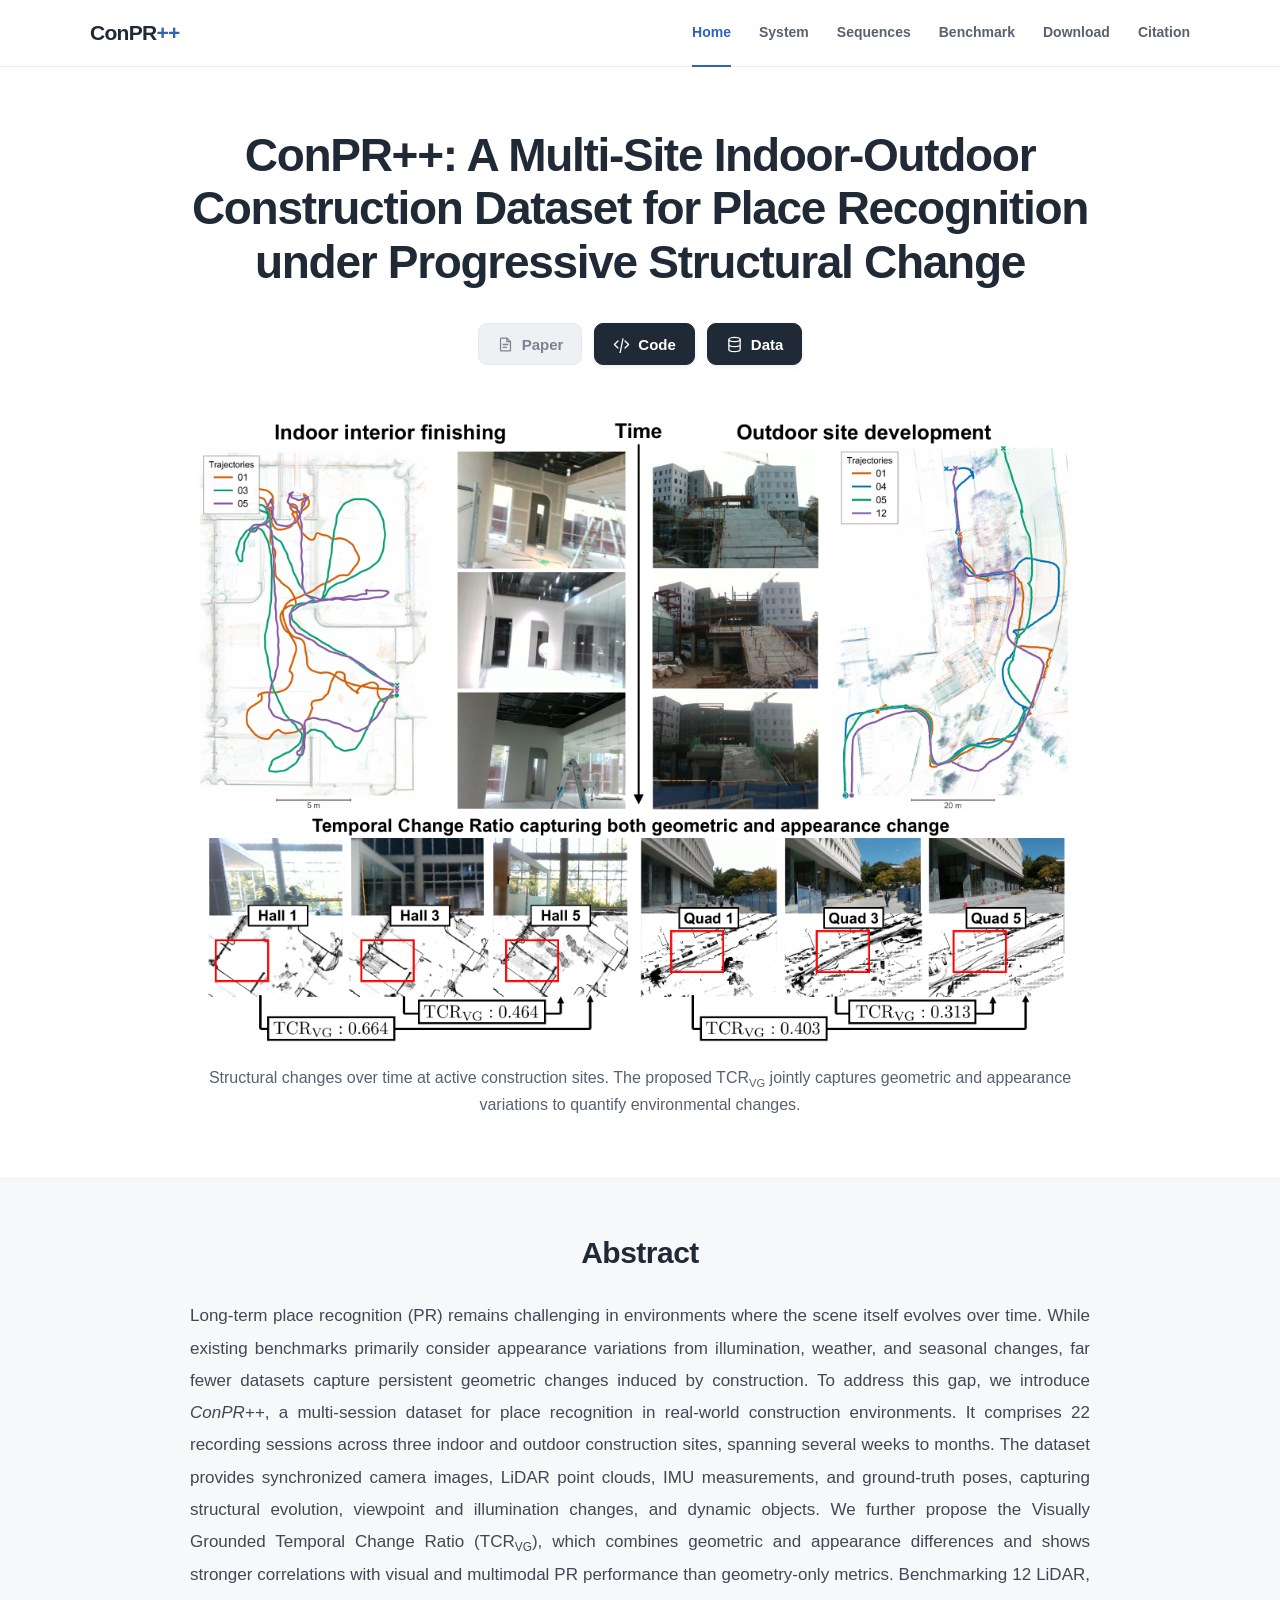
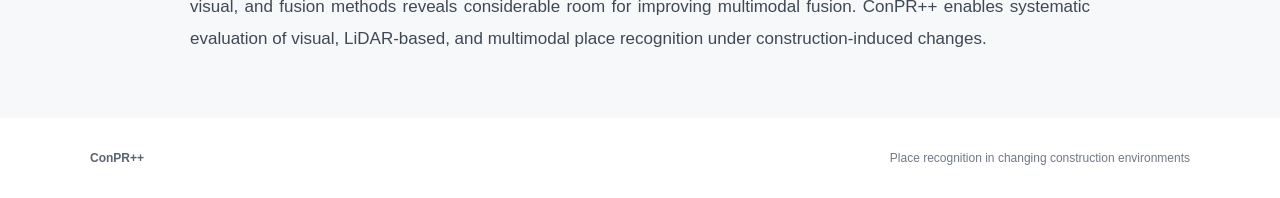
<file: index.html>
<!doctype html>
<html lang="en">
<head>
  <meta charset="utf-8">
  <meta name="viewport" content="width=device-width, initial-scale=1">
  <meta name="description" content="ConPR++ is a multi-site indoor-outdoor construction dataset for place recognition under progressive structural change.">
  <meta name="theme-color" content="#ffffff">
  <title>ConPR++: A Multi-Site Indoor-Outdoor Construction Dataset for Place Recognition under Progressive Structural Change</title>
  <link rel="icon" href="./assets/favicon.svg" type="image/svg+xml">
  <link rel="stylesheet" href="./assets/site.css?v=5fd6f94d15">
</head>
<body>
<a class="skip-link" href="#main">Skip to content</a>
<header class="site-header">
  <div class="nav-shell">
    <a class="wordmark" href="./index.html" aria-label="ConPR++ home">ConPR<span>++</span></a>
    <nav class="site-nav" aria-label="Main navigation">
      <a href="./index.html" aria-current="page">Home</a>
      <a href="./system.html">System</a>
      <a href="./sequences.html">Sequences</a>
      <a href="./benchmark.html">Benchmark</a>
      <a href="./download.html">Download</a>
      <a href="./citation.html">Citation</a>
    </nav>
  </div>
</header>
<main id="main">
  <section class="hero" aria-labelledby="project-title">
    <h1 id="project-title"><span class="project-name">ConPR++:</span> A Multi-Site Indoor-Outdoor Construction Dataset for Place Recognition under Progressive Structural Change</h1>
    <div class="resource-links" aria-label="Project resources">
      <button class="resource-button" type="button" disabled title="The paper link will be added when available" aria-label="Paper (link not yet available)"><svg viewBox="0 0 24 24" fill="none" stroke="currentColor" stroke-width="1.8" aria-hidden="true"><path d="M14 3H6a1 1 0 0 0-1 1v16a1 1 0 0 0 1 1h12a1 1 0 0 0 1-1V8z"/><path d="M14 3v5h5M8 12h8M8 16h6"/></svg>Paper</button>
      <a class="resource-button" href="https://github.com/conprpp/ConPRplusplus" target="_blank" rel="noopener noreferrer"><svg viewBox="0 0 24 24" fill="none" stroke="currentColor" stroke-width="1.8" stroke-linecap="round" stroke-linejoin="round" aria-hidden="true"><path d="m7 7-5 5 5 5m10-10 5 5-5 5m-3-13-4 20"/></svg>Code</a>
      <a class="resource-button" href="./download.html"><svg viewBox="0 0 24 24" fill="none" stroke="currentColor" stroke-width="1.8" aria-hidden="true"><ellipse cx="12" cy="5" rx="8" ry="3"/><path d="M4 5v14c0 1.7 3.6 3 8 3s8-1.3 8-3V5M4 12c0 1.7 3.6 3 8 3s8-1.3 8-3"/></svg>Data</a>
    </div>
  </section>

  <figure class="teaser">
    <a class="teaser-link" href="./assets/images/teaser.png?v=5a9afc2f00" target="_blank" rel="noopener" aria-label="View the teaser figure at full resolution (opens in a new tab)">
      <img src="./assets/images/teaser.png?v=5a9afc2f00" width="2400" height="1560" fetchpriority="high" alt="Indoor and outdoor construction scenes observed over time, with repeated trajectories and point clouds highlighting small-scale interior finishing and large-scale site development.">
    </a>
    <figcaption>Structural changes over time at active construction sites. The proposed TCR<sub>VG</sub> jointly captures geometric and appearance variations to quantify environmental changes.</figcaption>
  </figure>

  <section class="abstract-section" aria-labelledby="abstract-title">
    <div class="reading-width">
      <h2 id="abstract-title">Abstract</h2>
      <p>Long-term place recognition (PR) remains challenging in environments where the scene itself evolves over time. While existing benchmarks primarily consider appearance variations from illumination, weather, and seasonal changes, far fewer datasets capture persistent geometric changes induced by construction. To address this gap, we introduce <em>ConPR++</em>, a multi-session dataset for place recognition in real-world construction environments. It comprises 22 recording sessions across three indoor and outdoor construction sites, spanning several weeks to months. The dataset provides synchronized camera images, LiDAR point clouds, IMU measurements, and ground-truth poses, capturing structural evolution, viewpoint and illumination changes, and dynamic objects. We further propose the Visually Grounded Temporal Change Ratio (TCR<sub>VG</sub>), which combines geometric and appearance differences and shows stronger correlations with visual and multimodal PR performance than geometry-only metrics. Benchmarking 12 LiDAR, visual, and fusion methods reveals considerable room for improving multimodal fusion. ConPR++ enables systematic evaluation of visual, LiDAR-based, and multimodal place recognition under construction-induced changes.</p>
    </div>
  </section>
</main>
<footer class="site-footer"><span>ConPR++</span><span>Place recognition in changing construction environments</span></footer>
</body>
</html>
</file>
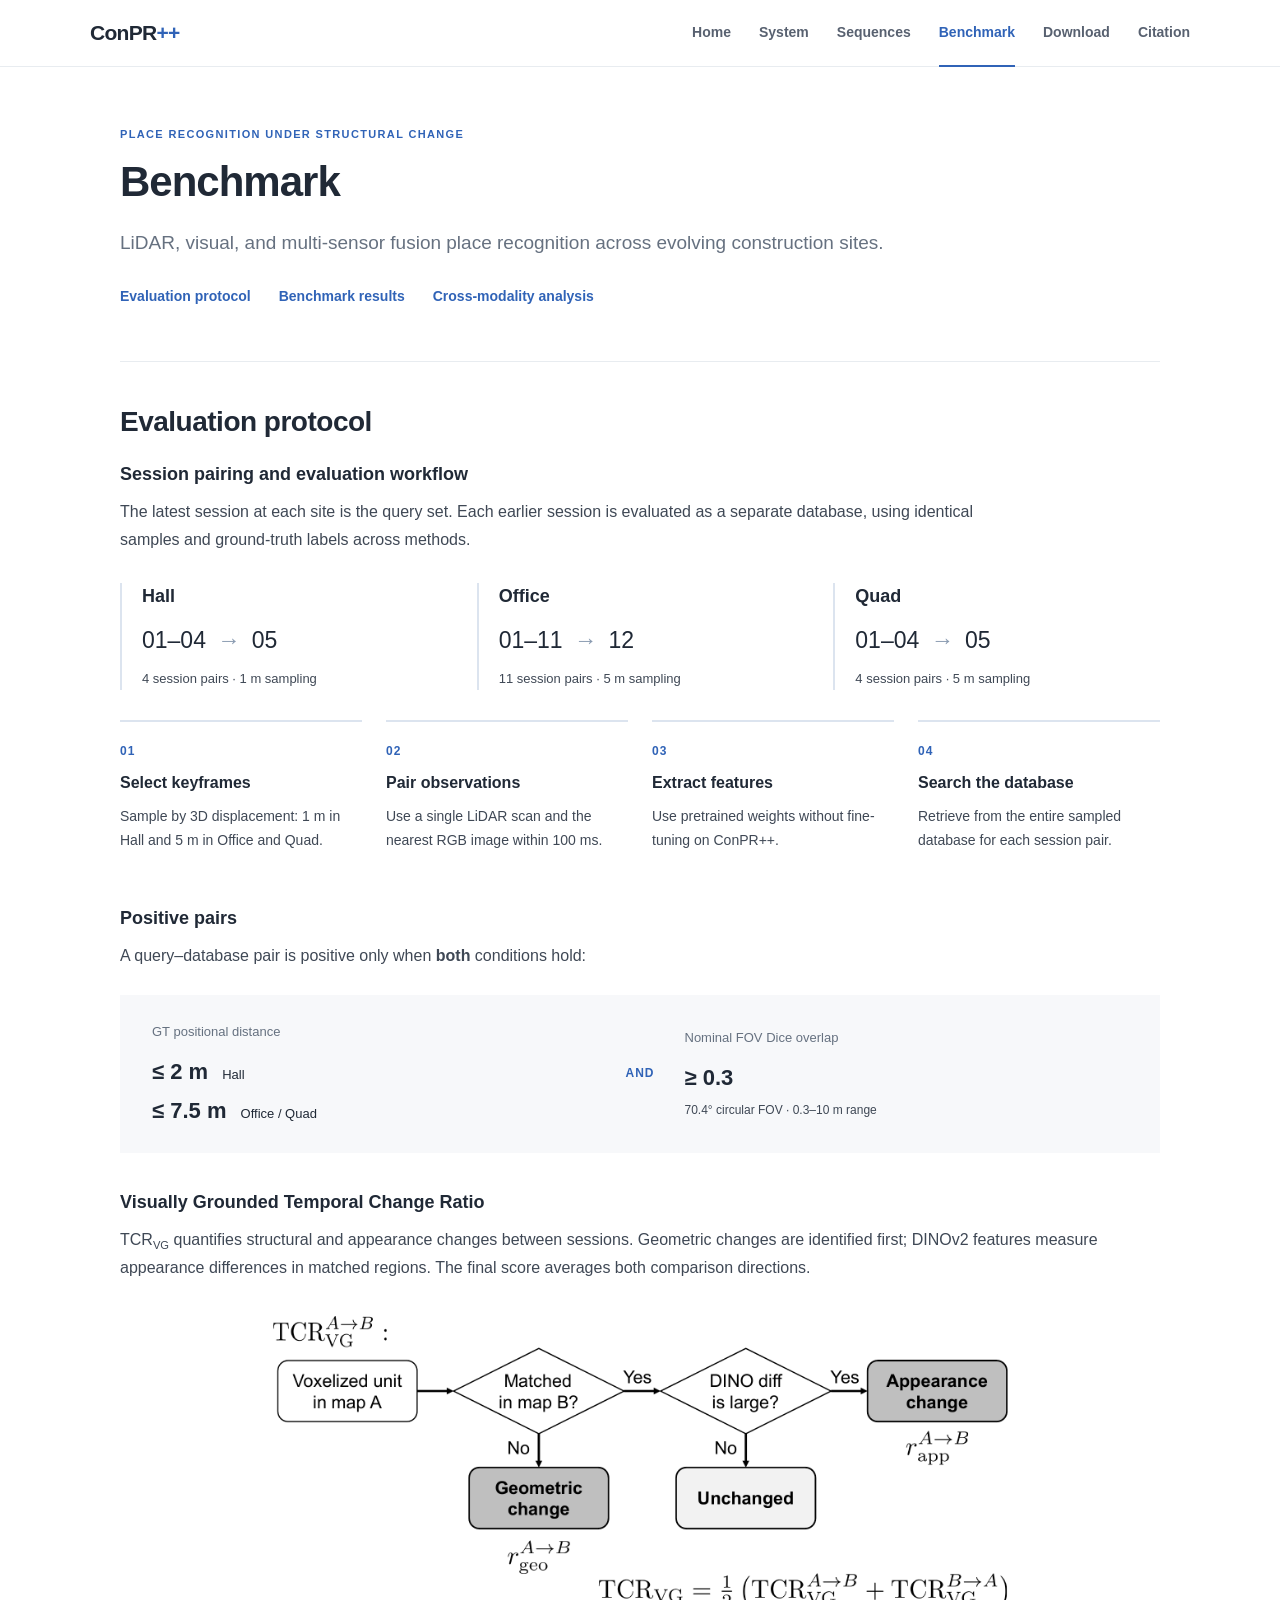
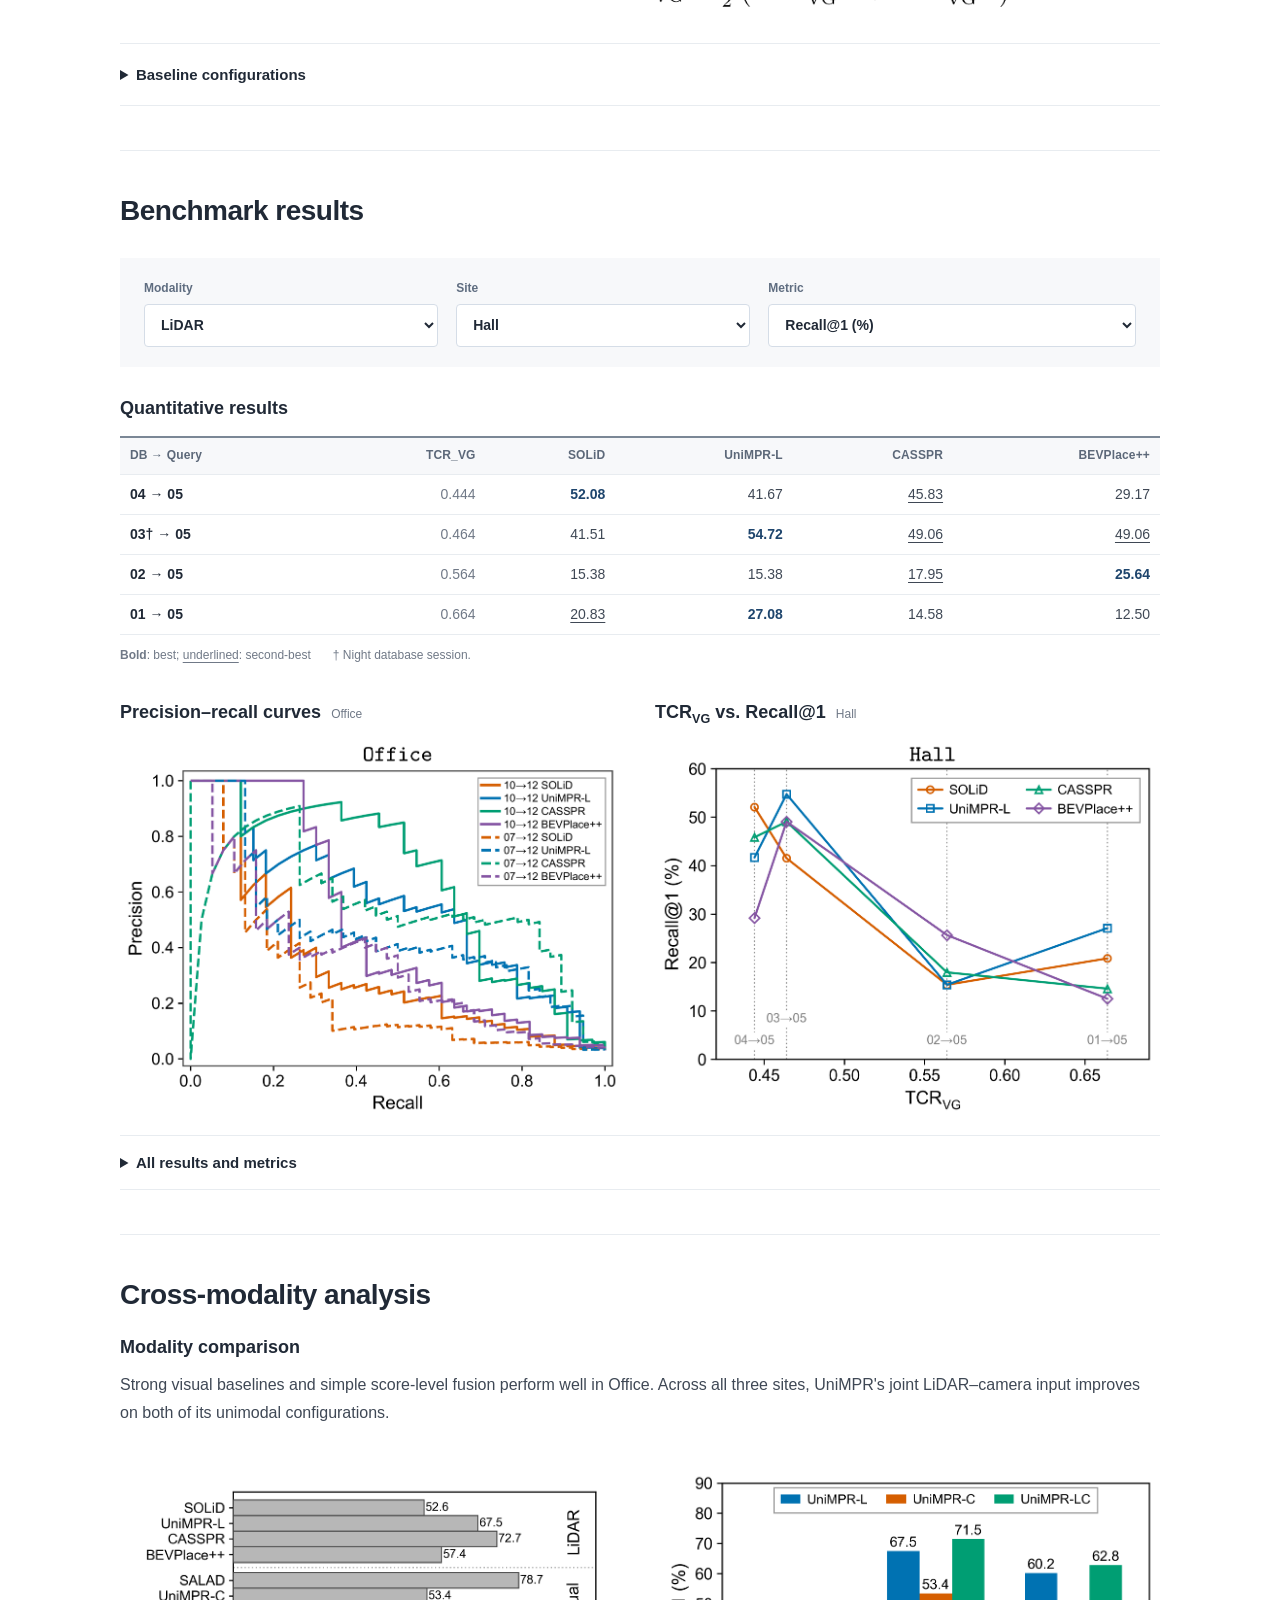
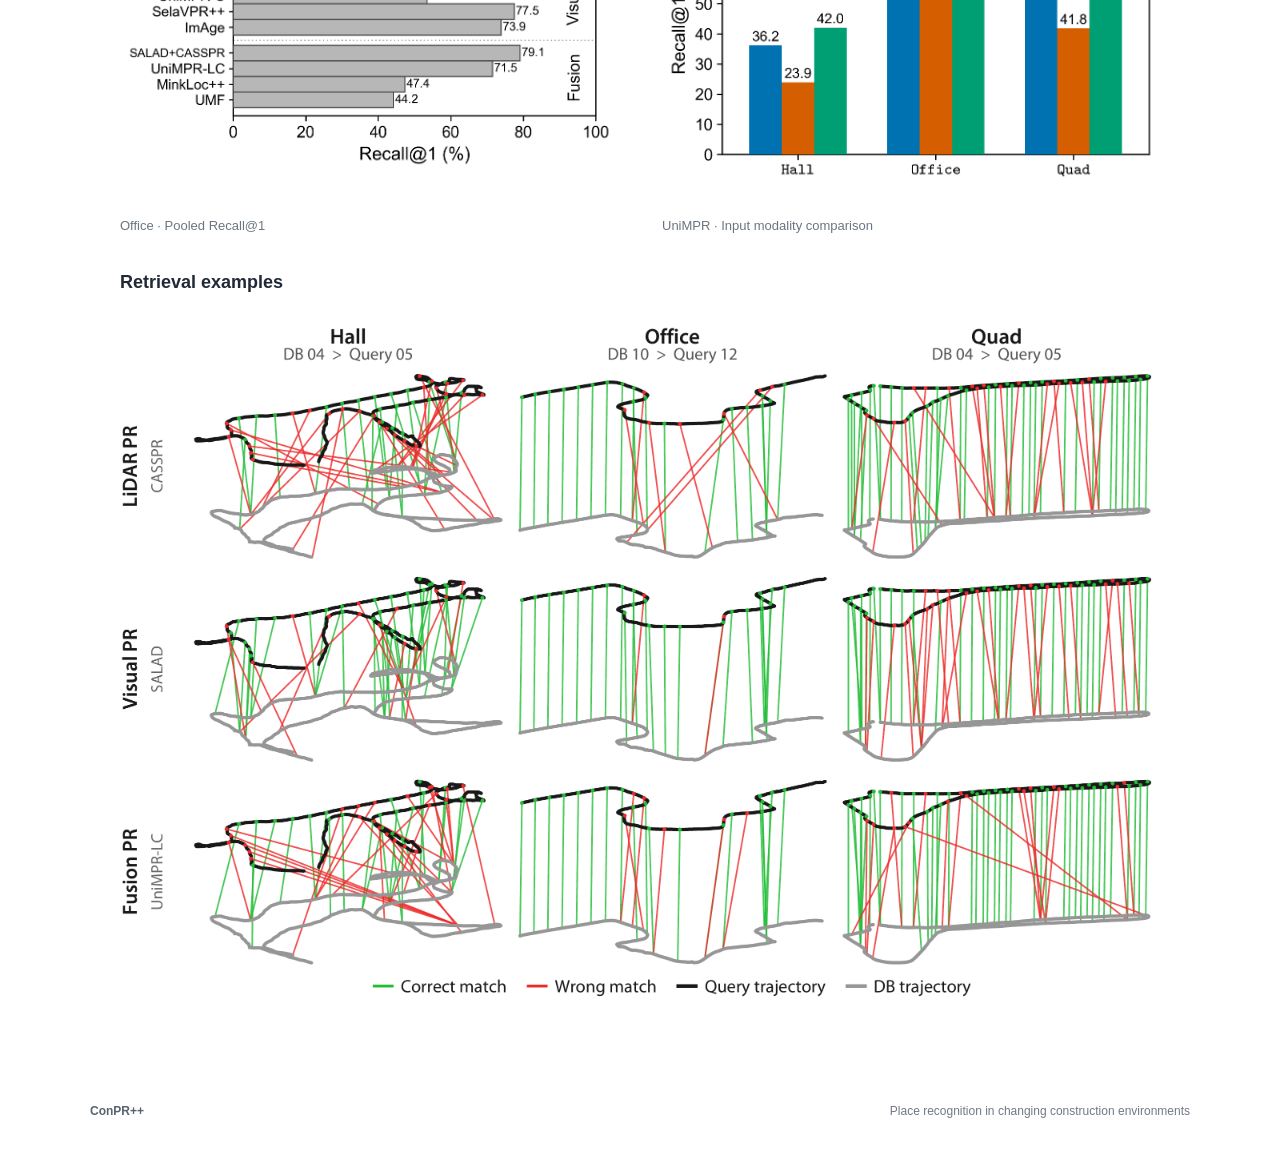
<file: benchmark.html>
<!doctype html>
<html lang="en">
<head>
  <meta charset="utf-8">
  <meta name="viewport" content="width=device-width, initial-scale=1">
  <meta name="description" content="ConPR++ place-recognition evaluation: protocol, interactive results for 12 LiDAR, visual and fusion baselines, precision-recall curves, and temporal change analysis.">
  <meta name="theme-color" content="#ffffff">
  <title>Benchmark | ConPR++</title>
  <link rel="icon" href="./assets/favicon.svg" type="image/svg+xml">
  <link rel="stylesheet" href="./assets/site.css?v=5fd6f94d15">
  <script src="./assets/benchmark-data.js?v=fdeed2bd16" defer></script>
  <script src="./assets/benchmark.js?v=2207ec12f4" defer></script>
</head>
<body>
<a class="skip-link" href="#main">Skip to content</a>
<header class="site-header">
  <div class="nav-shell">
    <a class="wordmark" href="./index.html" aria-label="ConPR++ home">ConPR<span>++</span></a>
    <nav class="site-nav" aria-label="Main navigation">
      <a href="./index.html">Home</a>
      <a href="./system.html">System</a>
      <a href="./sequences.html">Sequences</a>
      <a href="./benchmark.html" aria-current="page">Benchmark</a>
      <a href="./download.html">Download</a>
      <a href="./citation.html">Citation</a>
    </nav>
  </div>
</header>
<main id="main" class="section-page content-page benchmark-page">
  <header class="page-intro">
    <p class="eyebrow">Place recognition under structural change</p>
    <h1>Benchmark</h1>
    <p class="page-lead">LiDAR, visual, and multi-sensor fusion place recognition across evolving construction sites.</p>
    <nav class="page-jumps" aria-label="On this page"><a href="#protocol">Evaluation protocol</a><a href="#results">Benchmark results</a><a href="#cross-modality">Cross-modality analysis</a></nav>
  </header>
  <section id="protocol" class="content-section" aria-labelledby="protocol-title">
    <h2 id="protocol-title">Evaluation protocol</h2>
    <h3>Session pairing and evaluation workflow</h3>
    <p class="section-lead">The latest session at each site is the query set. Each earlier session is evaluated as a separate database, using identical samples and ground-truth labels across methods.</p>
    <div class="protocol-sites">
      <div><h3>Hall</h3><p class="pair-direction">01–04 <span>→</span> 05</p><p>4 session pairs · 1 m sampling</p></div>
      <div><h3>Office</h3><p class="pair-direction">01–11 <span>→</span> 12</p><p>11 session pairs · 5 m sampling</p></div>
      <div><h3>Quad</h3><p class="pair-direction">01–04 <span>→</span> 05</p><p>4 session pairs · 5 m sampling</p></div>
    </div>
    <ol class="process-list benchmark-process">
      <li><span class="step-number">01</span><h3>Select keyframes</h3><p>Sample by 3D displacement: 1 m in Hall and 5 m in Office and Quad.</p></li>
      <li><span class="step-number">02</span><h3>Pair observations</h3><p>Use a single LiDAR scan and the nearest RGB image within 100 ms.</p></li>
      <li><span class="step-number">03</span><h3>Extract features</h3><p>Use pretrained weights without fine-tuning on ConPR++.</p></li>
      <li><span class="step-number">04</span><h3>Search the database</h3><p>Retrieve from the entire sampled database for each session pair.</p></li>
    </ol>
    <div class="protocol-block" id="positive-pairs">
      <h3>Positive pairs</h3>
    <p>A query–database pair is positive only when <strong>both</strong> conditions hold:</p>
    <div class="positive-rule">
      <div><span class="rule-label">GT positional distance</span><strong>≤ 2 m <small>Hall</small></strong><strong>≤ 7.5 m <small>Office / Quad</small></strong></div>
      <span class="rule-operator">AND</span>
      <div><span class="rule-label">Nominal FOV Dice overlap</span><strong>≥ 0.3</strong><span>70.4° circular FOV · 0.3–10 m range</span></div>
    </div>

    </div>
    <div class="protocol-block" id="change-definition">
      <h3>Visually Grounded Temporal Change Ratio</h3>
      <p>TCR<sub>VG</sub> quantifies structural and appearance changes between sessions. Geometric changes are identified first; DINOv2 features measure appearance differences in matched regions. The final score averages both comparison directions.</p>
      <figure class="content-figure tcr-definition-figure"><a href="./assets/images/benchmark/tcr-vg-definition.png" target="_blank" rel="noopener" aria-label="Enlarge: TCR_VG combines geometric and appearance change and averages both session directions"><img class="" src="./assets/images/benchmark/tcr-vg-definition.png" width="1800" height="748" loading="lazy" alt="TCR_VG combines geometric and appearance change and averages both session directions"></a></figure>
    </div>
    <details class="technical-details baseline-details" id="baseline-configurations">
      <summary><h3>Baseline configurations</h3></summary>
      <div class="table-wrap" role="region" aria-label="Baseline configurations" tabindex="0"><table class="data-table configuration-table">
        <caption>Baseline configurations; image and BEV dimensions are height × width</caption>
        <thead><tr><th scope="col">Method</th><th scope="col">Modality</th><th scope="col">Weights</th><th scope="col">Input</th><th scope="col">Retrieval</th></tr></thead>
        <tbody>
          <tr><th scope="row">SOLiD</th><td>LiDAR</td><td>None</td><td>3–80 m range; 1 m voxel</td><td>Cosine</td></tr>
          <tr><th scope="row">UniMPR-L / C / LC</th><td>LiDAR / visual / fusion</td><td>Shared</td><td>Polar BEV 200 × 900; RGB 336 × 336</td><td>Euclidean</td></tr>
          <tr><th scope="row">CASSPR</th><td>LiDAR</td><td>USyd</td><td>4,096 points; range &lt;100 m</td><td>Euclidean</td></tr>
          <tr><th scope="row">BEVPlace++</th><td>LiDAR</td><td>KITTI</td><td>Density BEV 201 × 201; ±40 m XYZ crop</td><td>Euclidean</td></tr>
          <tr><th scope="row">SALAD</th><td>Visual</td><td>GSV-Cities</td><td>RGB 322 × 322</td><td>Cosine</td></tr>
          <tr><th scope="row">SelaVPR++</th><td>Visual</td><td>Unified</td><td>RGB 322 × 322</td><td>Cosine</td></tr>
          <tr><th scope="row">ImAge</th><td>Visual</td><td>Unified</td><td>RGB 322 × 322</td><td>Cosine</td></tr>
          <tr><th scope="row">SALAD+CASSPR</th><td>Fusion</td><td>Combined</td><td>SALAD and CASSPR inputs</td><td>Mean cosine</td></tr>
          <tr><th scope="row">MinkLoc++</th><td>Fusion</td><td>Oxford</td><td>4,096 points; RGB 240 × 320</td><td>Euclidean</td></tr>
          <tr><th scope="row">UMF</th><td>Fusion</td><td>Oxford</td><td>4,096 points; RGB 240 × 320</td><td>Global + reranking</td></tr>
        </tbody>
      </table></div>
    </details>
  </section>

  <section id="results" class="content-section" aria-labelledby="results-title">
    <h2 id="results-title">Benchmark results</h2>
    <div class="result-controls" id="result-controls" hidden>
      <label for="result-modality">Modality<select id="result-modality"><option value="LiDAR">LiDAR</option><option value="Visual">Visual</option><option value="Fusion">Fusion</option></select></label>
      <label for="result-site">Site<select id="result-site"><option>Hall</option><option>Office</option><option>Quad</option></select></label>
      <label for="result-metric">Metric<select id="result-metric"><option value="r1">Recall@1 (%)</option><option value="auc">PR-AUC</option><option value="f1">Maximum F1</option></select></label>
    </div>
    <h3 class="results-subtitle">Quantitative results</h3>
    <p class="visually-hidden" id="result-status" role="status" aria-live="polite">Hall · LiDAR · Recall@1 (%)</p>
    <div class="table-wrap result-table-wrap" role="region" aria-label="Selected benchmark results" tabindex="0"><table class="data-table result-table" id="result-table"><caption>Hall: LiDAR Recall@1 (%)</caption><thead><tr><th scope="col">DB → Query</th><th scope="col" class="numeric">TCR_VG</th><th scope="col" class="numeric">SOLiD</th><th scope="col" class="numeric">UniMPR-L</th><th scope="col" class="numeric">CASSPR</th><th scope="col" class="numeric">BEVPlace++</th></tr></thead><tbody><tr><th scope="row">04 → 05</th><td class="numeric change-score">0.444</td><td class="numeric"><strong>52.08</strong></td><td class="numeric">41.67</td><td class="numeric"><span class="runner-up">45.83</span></td><td class="numeric">29.17</td></tr><tr><th scope="row">03† → 05</th><td class="numeric change-score">0.464</td><td class="numeric">41.51</td><td class="numeric"><strong>54.72</strong></td><td class="numeric"><span class="runner-up">49.06</span></td><td class="numeric"><span class="runner-up">49.06</span></td></tr><tr><th scope="row">02 → 05</th><td class="numeric change-score">0.564</td><td class="numeric">15.38</td><td class="numeric">15.38</td><td class="numeric"><span class="runner-up">17.95</span></td><td class="numeric"><strong>25.64</strong></td></tr><tr><th scope="row">01 → 05</th><td class="numeric change-score">0.664</td><td class="numeric"><span class="runner-up">20.83</span></td><td class="numeric"><strong>27.08</strong></td><td class="numeric">14.58</td><td class="numeric">12.50</td></tr></tbody></table></div>
    <p class="result-legend"><span><strong>Bold</strong>: best; <span class="runner-up">underlined</span>: second-best</span> <span>† Night database session.</span></p>
    <div class="benchmark-plot-pair">
      <figure class="content-figure">
        <h3>Precision–recall curves <span class="figure-site">Office</span></h3>
<a id="pr-image-link" href="./assets/images/benchmark/office-lidar-pr.png" target="_blank" rel="noopener" aria-label="Enlarge: LiDAR precision–recall curves in Office, database 10 and 07 to query 12"><img id="pr-image" class="" src="./assets/images/benchmark/office-lidar-pr.png" width="2078" height="1535" loading="lazy" alt="LiDAR precision–recall curves in Office, database 10 and 07 to query 12"></a>
      </figure>
      <figure class="content-figure">
        <h3><span>TCR<sub>VG</sub> vs. Recall@1</span> <span class="figure-site">Hall</span></h3>
<a id="change-image-link" href="./assets/images/benchmark/hall-lidar-change.png" target="_blank" rel="noopener" aria-label="Enlarge: LiDAR Recall@1 versus TCR_VG across the four Hall session pairs"><img id="change-image" class="" src="./assets/images/benchmark/hall-lidar-change.png" width="2078" height="1535" loading="lazy" alt="LiDAR Recall@1 versus TCR_VG across the four Hall session pairs"></a>
      </figure>
    </div>
    <details class="technical-details full-results-details" id="all-results"><summary>All results and metrics</summary>
<div class="paper-result-group"><h3>LiDAR place recognition</h3>
<div class="table-wrap" role="region" aria-label="LiDAR full benchmark results" tabindex="0"><table class="data-table paper-results-table">
<caption>LiDAR results across all 19 session pairs</caption>
<thead><tr><th scope="col" rowspan="2">Site</th><th scope="col" rowspan="2">DB → Query</th><th scope="col" rowspan="2">TCR<sub>VG</sub></th>
<th scope="colgroup" colspan="3" class="method-group">SOLiD</th>
<th scope="colgroup" colspan="3" class="method-group">UniMPR-L</th>
<th scope="colgroup" colspan="3" class="method-group">CASSPR</th>
<th scope="colgroup" colspan="3" class="method-group">BEVPlace++</th>
</tr><tr>
<th scope="col" class="numeric">AUC</th><th scope="col" class="numeric">R@1 (%)</th><th scope="col" class="numeric metric-group-end">F1<sub>max</sub></th>
<th scope="col" class="numeric">AUC</th><th scope="col" class="numeric">R@1 (%)</th><th scope="col" class="numeric metric-group-end">F1<sub>max</sub></th>
<th scope="col" class="numeric">AUC</th><th scope="col" class="numeric">R@1 (%)</th><th scope="col" class="numeric metric-group-end">F1<sub>max</sub></th>
<th scope="col" class="numeric">AUC</th><th scope="col" class="numeric">R@1 (%)</th><th scope="col" class="numeric metric-group-end">F1<sub>max</sub></th>
</tr></thead>
<tbody>
<tr>
<th scope="rowgroup" rowspan="4">Hall</th>
<th scope="row">04 → 05</th><td class="numeric change-score">0.444</td>
<td class="numeric"><strong>0.1441</strong></td>
<td class="numeric"><strong>52.08</strong></td>
<td class="numeric metric-group-end"><strong>0.2684</strong></td>
<td class="numeric">0.1189</td>
<td class="numeric">41.67</td>
<td class="numeric metric-group-end">0.1948</td>
<td class="numeric"><span class="runner-up">0.1409</span></td>
<td class="numeric"><span class="runner-up">45.83</span></td>
<td class="numeric metric-group-end"><span class="runner-up">0.2510</span></td>
<td class="numeric">0.1101</td>
<td class="numeric">29.17</td>
<td class="numeric metric-group-end">0.2244</td>
</tr>
<tr>
<th scope="row" title="Night database session">03† → 05</th><td class="numeric change-score">0.464</td>
<td class="numeric"><strong>0.1830</strong></td>
<td class="numeric">41.51</td>
<td class="numeric metric-group-end"><strong>0.2869</strong></td>
<td class="numeric">0.1404</td>
<td class="numeric"><strong>54.72</strong></td>
<td class="numeric metric-group-end">0.2473</td>
<td class="numeric"><span class="runner-up">0.1810</span></td>
<td class="numeric"><span class="runner-up">49.06</span></td>
<td class="numeric metric-group-end">0.2604</td>
<td class="numeric">0.1777</td>
<td class="numeric"><span class="runner-up">49.06</span></td>
<td class="numeric metric-group-end"><span class="runner-up">0.2683</span></td>
</tr>
<tr>
<th scope="row">02 → 05</th><td class="numeric change-score">0.564</td>
<td class="numeric">0.0431</td>
<td class="numeric">15.38</td>
<td class="numeric metric-group-end">0.0974</td>
<td class="numeric"><span class="runner-up">0.0520</span></td>
<td class="numeric">15.38</td>
<td class="numeric metric-group-end"><span class="runner-up">0.1250</span></td>
<td class="numeric">0.0456</td>
<td class="numeric"><span class="runner-up">17.95</span></td>
<td class="numeric metric-group-end">0.1117</td>
<td class="numeric"><strong>0.0606</strong></td>
<td class="numeric"><strong>25.64</strong></td>
<td class="numeric metric-group-end"><strong>0.1667</strong></td>
</tr>
<tr>
<th scope="row">01 → 05</th><td class="numeric change-score">0.664</td>
<td class="numeric"><span class="runner-up">0.0959</span></td>
<td class="numeric"><span class="runner-up">20.83</span></td>
<td class="numeric metric-group-end"><span class="runner-up">0.1808</span></td>
<td class="numeric"><strong>0.1157</strong></td>
<td class="numeric"><strong>27.08</strong></td>
<td class="numeric metric-group-end"><strong>0.1933</strong></td>
<td class="numeric">0.0932</td>
<td class="numeric">14.58</td>
<td class="numeric metric-group-end">0.1622</td>
<td class="numeric">0.0869</td>
<td class="numeric">12.50</td>
<td class="numeric metric-group-end">0.1806</td>
</tr>
</tbody>
<tbody>
<tr>
<th scope="rowgroup" rowspan="11">Office</th>
<th scope="row" title="Night database session">11† → 12</th><td class="numeric change-score">0.501</td>
<td class="numeric">0.2736</td>
<td class="numeric">53.85</td>
<td class="numeric metric-group-end">0.3333</td>
<td class="numeric"><span class="runner-up">0.5144</span></td>
<td class="numeric"><strong>84.62</strong></td>
<td class="numeric metric-group-end"><span class="runner-up">0.5128</span></td>
<td class="numeric"><strong>0.5600</strong></td>
<td class="numeric"><span class="runner-up">69.23</span></td>
<td class="numeric metric-group-end"><strong>0.6032</strong></td>
<td class="numeric">0.4158</td>
<td class="numeric">65.38</td>
<td class="numeric metric-group-end">0.4375</td>
</tr>
<tr>
<th scope="row">10 → 12</th><td class="numeric change-score">0.210</td>
<td class="numeric">0.3306</td>
<td class="numeric">50.00</td>
<td class="numeric metric-group-end">0.3478</td>
<td class="numeric"><span class="runner-up">0.5441</span></td>
<td class="numeric"><span class="runner-up">65.38</span></td>
<td class="numeric metric-group-end"><span class="runner-up">0.5833</span></td>
<td class="numeric"><strong>0.6381</strong></td>
<td class="numeric"><strong>73.08</strong></td>
<td class="numeric metric-group-end"><strong>0.6557</strong></td>
<td class="numeric">0.4672</td>
<td class="numeric"><span class="runner-up">65.38</span></td>
<td class="numeric metric-group-end">0.4681</td>
</tr>
<tr>
<th scope="row">09 → 12</th><td class="numeric change-score">0.180</td>
<td class="numeric">0.3896</td>
<td class="numeric">55.17</td>
<td class="numeric metric-group-end">0.4255</td>
<td class="numeric"><span class="runner-up">0.6428</span></td>
<td class="numeric"><span class="runner-up">75.86</span></td>
<td class="numeric metric-group-end"><span class="runner-up">0.6452</span></td>
<td class="numeric"><strong>0.7327</strong></td>
<td class="numeric"><strong>79.31</strong></td>
<td class="numeric metric-group-end"><strong>0.6849</strong></td>
<td class="numeric">0.4824</td>
<td class="numeric">65.52</td>
<td class="numeric metric-group-end">0.4906</td>
</tr>
<tr>
<th scope="row">08 → 12</th><td class="numeric change-score">0.340</td>
<td class="numeric">0.3743</td>
<td class="numeric">60.00</td>
<td class="numeric metric-group-end">0.3673</td>
<td class="numeric"><span class="runner-up">0.4966</span></td>
<td class="numeric"><span class="runner-up">72.00</span></td>
<td class="numeric metric-group-end"><span class="runner-up">0.4706</span></td>
<td class="numeric"><strong>0.6193</strong></td>
<td class="numeric"><strong>80.00</strong></td>
<td class="numeric metric-group-end"><strong>0.5862</strong></td>
<td class="numeric">0.3825</td>
<td class="numeric">56.00</td>
<td class="numeric metric-group-end"><span class="runner-up">0.4706</span></td>
</tr>
<tr>
<th scope="row">07 → 12</th><td class="numeric change-score">0.284</td>
<td class="numeric">0.2454</td>
<td class="numeric">53.57</td>
<td class="numeric metric-group-end">0.3226</td>
<td class="numeric"><span class="runner-up">0.4499</span></td>
<td class="numeric"><span class="runner-up">67.86</span></td>
<td class="numeric metric-group-end"><span class="runner-up">0.4948</span></td>
<td class="numeric"><strong>0.5384</strong></td>
<td class="numeric"><strong>78.57</strong></td>
<td class="numeric metric-group-end"><strong>0.6214</strong></td>
<td class="numeric">0.3356</td>
<td class="numeric">50.00</td>
<td class="numeric metric-group-end">0.4337</td>
</tr>
<tr>
<th scope="row">06 → 12</th><td class="numeric change-score">0.260</td>
<td class="numeric">0.3148</td>
<td class="numeric">65.38</td>
<td class="numeric metric-group-end">0.4000</td>
<td class="numeric"><span class="runner-up">0.4871</span></td>
<td class="numeric"><span class="runner-up">76.92</span></td>
<td class="numeric metric-group-end"><span class="runner-up">0.5333</span></td>
<td class="numeric"><strong>0.5642</strong></td>
<td class="numeric"><strong>80.77</strong></td>
<td class="numeric metric-group-end"><strong>0.6133</strong></td>
<td class="numeric">0.4206</td>
<td class="numeric">65.38</td>
<td class="numeric metric-group-end">0.4615</td>
</tr>
<tr>
<th scope="row">05 → 12</th><td class="numeric change-score">0.326</td>
<td class="numeric">0.2986</td>
<td class="numeric">56.25</td>
<td class="numeric metric-group-end"><span class="runner-up">0.4000</span></td>
<td class="numeric"><span class="runner-up">0.3822</span></td>
<td class="numeric">56.25</td>
<td class="numeric metric-group-end"><span class="runner-up">0.4000</span></td>
<td class="numeric"><strong>0.4942</strong></td>
<td class="numeric"><strong>68.75</strong></td>
<td class="numeric metric-group-end"><strong>0.4865</strong></td>
<td class="numeric">0.2620</td>
<td class="numeric"><span class="runner-up">62.50</span></td>
<td class="numeric metric-group-end">0.3333</td>
</tr>
<tr>
<th scope="row">04 → 12</th><td class="numeric change-score">0.406</td>
<td class="numeric">0.2751</td>
<td class="numeric">42.11</td>
<td class="numeric metric-group-end">0.3478</td>
<td class="numeric"><span class="runner-up">0.4495</span></td>
<td class="numeric"><span class="runner-up">57.89</span></td>
<td class="numeric metric-group-end"><span class="runner-up">0.4737</span></td>
<td class="numeric"><strong>0.5685</strong></td>
<td class="numeric"><strong>73.68</strong></td>
<td class="numeric metric-group-end"><strong>0.6061</strong></td>
<td class="numeric">0.3886</td>
<td class="numeric"><span class="runner-up">57.89</span></td>
<td class="numeric metric-group-end">0.4667</td>
</tr>
<tr>
<th scope="row">03 → 12</th><td class="numeric change-score">0.288</td>
<td class="numeric">0.3729</td>
<td class="numeric">54.55</td>
<td class="numeric metric-group-end">0.3881</td>
<td class="numeric"><strong>0.5363</strong></td>
<td class="numeric"><strong>68.18</strong></td>
<td class="numeric metric-group-end"><strong>0.6000</strong></td>
<td class="numeric"><span class="runner-up">0.5143</span></td>
<td class="numeric"><span class="runner-up">63.64</span></td>
<td class="numeric metric-group-end"><span class="runner-up">0.4878</span></td>
<td class="numeric">0.3553</td>
<td class="numeric">54.55</td>
<td class="numeric metric-group-end">0.4000</td>
</tr>
<tr>
<th scope="row" title="Night database session">02† → 12</th><td class="numeric change-score">0.507</td>
<td class="numeric">0.2043</td>
<td class="numeric">44.44</td>
<td class="numeric metric-group-end">0.2807</td>
<td class="numeric"><span class="runner-up">0.3922</span></td>
<td class="numeric"><span class="runner-up">55.56</span></td>
<td class="numeric metric-group-end"><span class="runner-up">0.4286</span></td>
<td class="numeric"><strong>0.4912</strong></td>
<td class="numeric"><strong>83.33</strong></td>
<td class="numeric metric-group-end"><strong>0.5625</strong></td>
<td class="numeric">0.3094</td>
<td class="numeric"><span class="runner-up">55.56</span></td>
<td class="numeric metric-group-end">0.3404</td>
</tr>
<tr>
<th scope="row">01 → 12</th><td class="numeric change-score">0.525</td>
<td class="numeric">0.1310</td>
<td class="numeric"><span class="runner-up">28.57</span></td>
<td class="numeric metric-group-end">0.2857</td>
<td class="numeric"><strong>0.2653</strong></td>
<td class="numeric"><strong>35.71</strong></td>
<td class="numeric metric-group-end"><span class="runner-up">0.3448</span></td>
<td class="numeric"><span class="runner-up">0.2000</span></td>
<td class="numeric"><span class="runner-up">28.57</span></td>
<td class="numeric metric-group-end"><strong>0.3684</strong></td>
<td class="numeric">0.1228</td>
<td class="numeric">14.29</td>
<td class="numeric metric-group-end">0.1818</td>
</tr>
</tbody>
<tbody>
<tr>
<th scope="rowgroup" rowspan="4">Quad</th>
<th scope="row">04 → 05</th><td class="numeric change-score">0.224</td>
<td class="numeric"><span class="runner-up">0.4935</span></td>
<td class="numeric">60.34</td>
<td class="numeric metric-group-end"><span class="runner-up">0.4960</span></td>
<td class="numeric"><strong>0.5426</strong></td>
<td class="numeric"><span class="runner-up">65.52</span></td>
<td class="numeric metric-group-end"><strong>0.5914</strong></td>
<td class="numeric">0.3827</td>
<td class="numeric"><strong>67.24</strong></td>
<td class="numeric metric-group-end">0.4725</td>
<td class="numeric">0.2888</td>
<td class="numeric">41.38</td>
<td class="numeric metric-group-end">0.3544</td>
</tr>
<tr>
<th scope="row">03 → 05</th><td class="numeric change-score">0.313</td>
<td class="numeric"><strong>0.5133</strong></td>
<td class="numeric"><strong>64.29</strong></td>
<td class="numeric metric-group-end"><strong>0.5273</strong></td>
<td class="numeric"><span class="runner-up">0.3701</span></td>
<td class="numeric"><span class="runner-up">53.57</span></td>
<td class="numeric metric-group-end"><span class="runner-up">0.4615</span></td>
<td class="numeric">0.2861</td>
<td class="numeric">51.79</td>
<td class="numeric metric-group-end">0.3700</td>
<td class="numeric">0.1770</td>
<td class="numeric">35.71</td>
<td class="numeric metric-group-end">0.2897</td>
</tr>
<tr>
<th scope="row">02 → 05</th><td class="numeric change-score">0.294</td>
<td class="numeric"><strong>0.4631</strong></td>
<td class="numeric"><span class="runner-up">61.40</span></td>
<td class="numeric metric-group-end"><strong>0.5128</strong></td>
<td class="numeric"><span class="runner-up">0.3957</span></td>
<td class="numeric">57.89</td>
<td class="numeric metric-group-end"><span class="runner-up">0.4795</span></td>
<td class="numeric">0.3850</td>
<td class="numeric"><strong>64.91</strong></td>
<td class="numeric metric-group-end">0.4394</td>
<td class="numeric">0.1876</td>
<td class="numeric">35.09</td>
<td class="numeric metric-group-end">0.2788</td>
</tr>
<tr>
<th scope="row">01 → 05</th><td class="numeric change-score">0.403</td>
<td class="numeric">0.2533</td>
<td class="numeric">36.00</td>
<td class="numeric metric-group-end">0.4078</td>
<td class="numeric"><strong>0.5374</strong></td>
<td class="numeric"><strong>68.00</strong></td>
<td class="numeric metric-group-end"><strong>0.5631</strong></td>
<td class="numeric"><span class="runner-up">0.4774</span></td>
<td class="numeric"><span class="runner-up">64.00</span></td>
<td class="numeric metric-group-end"><span class="runner-up">0.4948</span></td>
<td class="numeric">0.2324</td>
<td class="numeric">24.00</td>
<td class="numeric metric-group-end">0.3091</td>
</tr>
</tbody>
</table></div>
<p class="result-legend"><span><strong>Bold</strong>: best; <span class="runner-up">underlined</span>: second-best</span> <span>† Night database session.</span></p>
</div>
<div class="paper-result-group"><h3>Visual place recognition</h3>
<div class="table-wrap" role="region" aria-label="Visual full benchmark results" tabindex="0"><table class="data-table paper-results-table">
<caption>Visual results across all 19 session pairs</caption>
<thead><tr><th scope="col" rowspan="2">Site</th><th scope="col" rowspan="2">DB → Query</th><th scope="col" rowspan="2">TCR<sub>VG</sub></th>
<th scope="colgroup" colspan="3" class="method-group">SALAD</th>
<th scope="colgroup" colspan="3" class="method-group">UniMPR-C</th>
<th scope="colgroup" colspan="3" class="method-group">SelaVPR++</th>
<th scope="colgroup" colspan="3" class="method-group">ImAge</th>
</tr><tr>
<th scope="col" class="numeric">AUC</th><th scope="col" class="numeric">R@1 (%)</th><th scope="col" class="numeric metric-group-end">F1<sub>max</sub></th>
<th scope="col" class="numeric">AUC</th><th scope="col" class="numeric">R@1 (%)</th><th scope="col" class="numeric metric-group-end">F1<sub>max</sub></th>
<th scope="col" class="numeric">AUC</th><th scope="col" class="numeric">R@1 (%)</th><th scope="col" class="numeric metric-group-end">F1<sub>max</sub></th>
<th scope="col" class="numeric">AUC</th><th scope="col" class="numeric">R@1 (%)</th><th scope="col" class="numeric metric-group-end">F1<sub>max</sub></th>
</tr></thead>
<tbody>
<tr>
<th scope="rowgroup" rowspan="4">Hall</th>
<th scope="row">04 → 05</th><td class="numeric change-score">0.444</td>
<td class="numeric"><span class="runner-up">0.4935</span></td>
<td class="numeric">70.83</td>
<td class="numeric metric-group-end"><span class="runner-up">0.5396</span></td>
<td class="numeric">0.1323</td>
<td class="numeric">27.08</td>
<td class="numeric metric-group-end">0.2493</td>
<td class="numeric"><strong>0.5203</strong></td>
<td class="numeric"><strong>77.08</strong></td>
<td class="numeric metric-group-end"><strong>0.5435</strong></td>
<td class="numeric">0.4422</td>
<td class="numeric"><span class="runner-up">72.92</span></td>
<td class="numeric metric-group-end">0.4923</td>
</tr>
<tr>
<th scope="row" title="Night database session">03† → 05</th><td class="numeric change-score">0.464</td>
<td class="numeric"><strong>0.5847</strong></td>
<td class="numeric"><strong>62.26</strong></td>
<td class="numeric metric-group-end"><strong>0.5830</strong></td>
<td class="numeric">0.1915</td>
<td class="numeric">32.08</td>
<td class="numeric metric-group-end">0.2857</td>
<td class="numeric"><span class="runner-up">0.5176</span></td>
<td class="numeric"><span class="runner-up">60.38</span></td>
<td class="numeric metric-group-end"><span class="runner-up">0.5398</span></td>
<td class="numeric">0.4866</td>
<td class="numeric">54.72</td>
<td class="numeric metric-group-end">0.5092</td>
</tr>
<tr>
<th scope="row">02 → 05</th><td class="numeric change-score">0.564</td>
<td class="numeric"><strong>0.2916</strong></td>
<td class="numeric"><strong>53.85</strong></td>
<td class="numeric metric-group-end"><span class="runner-up">0.3713</span></td>
<td class="numeric">0.0406</td>
<td class="numeric">12.82</td>
<td class="numeric metric-group-end">0.1164</td>
<td class="numeric"><span class="runner-up">0.2556</span></td>
<td class="numeric"><strong>53.85</strong></td>
<td class="numeric metric-group-end"><strong>0.3750</strong></td>
<td class="numeric">0.2458</td>
<td class="numeric"><span class="runner-up">46.15</span></td>
<td class="numeric metric-group-end">0.3226</td>
</tr>
<tr>
<th scope="row">01 → 05</th><td class="numeric change-score">0.664</td>
<td class="numeric"><strong>0.3191</strong></td>
<td class="numeric"><strong>56.25</strong></td>
<td class="numeric metric-group-end"><strong>0.4088</strong></td>
<td class="numeric">0.0649</td>
<td class="numeric">20.83</td>
<td class="numeric metric-group-end">0.1361</td>
<td class="numeric">0.2020</td>
<td class="numeric"><strong>56.25</strong></td>
<td class="numeric metric-group-end">0.3089</td>
<td class="numeric"><span class="runner-up">0.2497</span></td>
<td class="numeric"><span class="runner-up">45.83</span></td>
<td class="numeric metric-group-end"><span class="runner-up">0.3348</span></td>
</tr>
</tbody>
<tbody>
<tr>
<th scope="rowgroup" rowspan="11">Office</th>
<th scope="row" title="Night database session">11† → 12</th><td class="numeric change-score">0.501</td>
<td class="numeric"><span class="runner-up">0.4953</span></td>
<td class="numeric"><span class="runner-up">65.38</span></td>
<td class="numeric metric-group-end">0.5484</td>
<td class="numeric">0.2186</td>
<td class="numeric">42.31</td>
<td class="numeric metric-group-end">0.3288</td>
<td class="numeric"><strong>0.5670</strong></td>
<td class="numeric"><strong>69.23</strong></td>
<td class="numeric metric-group-end"><span class="runner-up">0.5862</span></td>
<td class="numeric">0.4928</td>
<td class="numeric"><span class="runner-up">65.38</span></td>
<td class="numeric metric-group-end"><strong>0.6129</strong></td>
</tr>
<tr>
<th scope="row">10 → 12</th><td class="numeric change-score">0.210</td>
<td class="numeric">0.6528</td>
<td class="numeric"><strong>92.31</strong></td>
<td class="numeric metric-group-end"><span class="runner-up">0.6265</span></td>
<td class="numeric">0.4644</td>
<td class="numeric">61.54</td>
<td class="numeric metric-group-end">0.4737</td>
<td class="numeric"><span class="runner-up">0.6799</span></td>
<td class="numeric"><span class="runner-up">88.46</span></td>
<td class="numeric metric-group-end"><strong>0.6452</strong></td>
<td class="numeric"><strong>0.6983</strong></td>
<td class="numeric">80.77</td>
<td class="numeric metric-group-end">0.6133</td>
</tr>
<tr>
<th scope="row">09 → 12</th><td class="numeric change-score">0.180</td>
<td class="numeric"><span class="runner-up">0.7585</span></td>
<td class="numeric"><span class="runner-up">86.21</span></td>
<td class="numeric metric-group-end">0.6944</td>
<td class="numeric">0.5504</td>
<td class="numeric">65.52</td>
<td class="numeric metric-group-end">0.5783</td>
<td class="numeric">0.7376</td>
<td class="numeric"><strong>89.66</strong></td>
<td class="numeric metric-group-end"><strong>0.7119</strong></td>
<td class="numeric"><strong>0.7780</strong></td>
<td class="numeric"><span class="runner-up">86.21</span></td>
<td class="numeric metric-group-end"><span class="runner-up">0.7000</span></td>
</tr>
<tr>
<th scope="row">08 → 12</th><td class="numeric change-score">0.340</td>
<td class="numeric"><strong>0.5668</strong></td>
<td class="numeric"><strong>80.00</strong></td>
<td class="numeric metric-group-end"><span class="runner-up">0.5316</span></td>
<td class="numeric">0.4248</td>
<td class="numeric">52.00</td>
<td class="numeric metric-group-end">0.4348</td>
<td class="numeric"><span class="runner-up">0.5629</span></td>
<td class="numeric"><span class="runner-up">76.00</span></td>
<td class="numeric metric-group-end"><strong>0.5714</strong></td>
<td class="numeric">0.5583</td>
<td class="numeric"><strong>80.00</strong></td>
<td class="numeric metric-group-end">0.5091</td>
</tr>
<tr>
<th scope="row">07 → 12</th><td class="numeric change-score">0.284</td>
<td class="numeric"><strong>0.5864</strong></td>
<td class="numeric"><strong>89.29</strong></td>
<td class="numeric metric-group-end">0.5593</td>
<td class="numeric">0.3704</td>
<td class="numeric">57.14</td>
<td class="numeric metric-group-end">0.4737</td>
<td class="numeric"><span class="runner-up">0.5844</span></td>
<td class="numeric"><strong>89.29</strong></td>
<td class="numeric metric-group-end"><strong>0.5686</strong></td>
<td class="numeric">0.5690</td>
<td class="numeric"><span class="runner-up">82.14</span></td>
<td class="numeric metric-group-end"><span class="runner-up">0.5679</span></td>
</tr>
<tr>
<th scope="row">06 → 12</th><td class="numeric change-score">0.260</td>
<td class="numeric">0.5475</td>
<td class="numeric"><strong>84.62</strong></td>
<td class="numeric metric-group-end">0.5682</td>
<td class="numeric">0.3144</td>
<td class="numeric"><span class="runner-up">61.54</span></td>
<td class="numeric metric-group-end">0.3689</td>
<td class="numeric"><strong>0.5905</strong></td>
<td class="numeric"><strong>84.62</strong></td>
<td class="numeric metric-group-end"><strong>0.6207</strong></td>
<td class="numeric"><span class="runner-up">0.5505</span></td>
<td class="numeric"><strong>84.62</strong></td>
<td class="numeric metric-group-end"><span class="runner-up">0.5854</span></td>
</tr>
<tr>
<th scope="row">05 → 12</th><td class="numeric change-score">0.326</td>
<td class="numeric"><strong>0.5122</strong></td>
<td class="numeric"><strong>75.00</strong></td>
<td class="numeric metric-group-end"><strong>0.5625</strong></td>
<td class="numeric">0.2989</td>
<td class="numeric">56.25</td>
<td class="numeric metric-group-end">0.3200</td>
<td class="numeric"><span class="runner-up">0.4884</span></td>
<td class="numeric">56.25</td>
<td class="numeric metric-group-end"><span class="runner-up">0.5517</span></td>
<td class="numeric">0.4236</td>
<td class="numeric"><span class="runner-up">62.50</span></td>
<td class="numeric metric-group-end">0.4746</td>
</tr>
<tr>
<th scope="row">04 → 12</th><td class="numeric change-score">0.406</td>
<td class="numeric"><strong>0.6579</strong></td>
<td class="numeric"><strong>84.21</strong></td>
<td class="numeric metric-group-end"><strong>0.6102</strong></td>
<td class="numeric">0.2411</td>
<td class="numeric">52.63</td>
<td class="numeric metric-group-end">0.2564</td>
<td class="numeric"><span class="runner-up">0.6249</span></td>
<td class="numeric"><span class="runner-up">78.95</span></td>
<td class="numeric metric-group-end"><span class="runner-up">0.6038</span></td>
<td class="numeric">0.5891</td>
<td class="numeric">68.42</td>
<td class="numeric metric-group-end">0.5500</td>
</tr>
<tr>
<th scope="row">03 → 12</th><td class="numeric change-score">0.288</td>
<td class="numeric"><span class="runner-up">0.5547</span></td>
<td class="numeric"><span class="runner-up">81.82</span></td>
<td class="numeric metric-group-end"><strong>0.5714</strong></td>
<td class="numeric">0.3380</td>
<td class="numeric">63.64</td>
<td class="numeric metric-group-end">0.4225</td>
<td class="numeric"><strong>0.5737</strong></td>
<td class="numeric"><span class="runner-up">81.82</span></td>
<td class="numeric metric-group-end">0.5667</td>
<td class="numeric">0.5244</td>
<td class="numeric"><strong>86.36</strong></td>
<td class="numeric metric-group-end"><span class="runner-up">0.5679</span></td>
</tr>
<tr>
<th scope="row" title="Night database session">02† → 12</th><td class="numeric change-score">0.507</td>
<td class="numeric"><span class="runner-up">0.4187</span></td>
<td class="numeric"><span class="runner-up">61.11</span></td>
<td class="numeric metric-group-end"><span class="runner-up">0.4615</span></td>
<td class="numeric">0.2129</td>
<td class="numeric">33.33</td>
<td class="numeric metric-group-end">0.3077</td>
<td class="numeric"><strong>0.5483</strong></td>
<td class="numeric"><strong>72.22</strong></td>
<td class="numeric metric-group-end"><strong>0.5263</strong></td>
<td class="numeric">0.3977</td>
<td class="numeric">55.56</td>
<td class="numeric metric-group-end">0.4151</td>
</tr>
<tr>
<th scope="row">01 → 12</th><td class="numeric change-score">0.525</td>
<td class="numeric"><strong>0.4855</strong></td>
<td class="numeric"><strong>42.86</strong></td>
<td class="numeric metric-group-end"><strong>0.5455</strong></td>
<td class="numeric">0.0813</td>
<td class="numeric">21.43</td>
<td class="numeric metric-group-end">0.2353</td>
<td class="numeric">0.3627</td>
<td class="numeric"><span class="runner-up">35.71</span></td>
<td class="numeric metric-group-end">0.4706</td>
<td class="numeric"><span class="runner-up">0.3889</span></td>
<td class="numeric">28.57</td>
<td class="numeric metric-group-end"><span class="runner-up">0.5405</span></td>
</tr>
</tbody>
<tbody>
<tr>
<th scope="rowgroup" rowspan="4">Quad</th>
<th scope="row">04 → 05</th><td class="numeric change-score">0.224</td>
<td class="numeric"><span class="runner-up">0.3165</span></td>
<td class="numeric"><span class="runner-up">58.62</span></td>
<td class="numeric metric-group-end">0.3819</td>
<td class="numeric">0.2457</td>
<td class="numeric">50.00</td>
<td class="numeric metric-group-end">0.3279</td>
<td class="numeric"><strong>0.3539</strong></td>
<td class="numeric"><strong>62.07</strong></td>
<td class="numeric metric-group-end"><strong>0.4029</strong></td>
<td class="numeric">0.3100</td>
<td class="numeric">56.90</td>
<td class="numeric metric-group-end"><span class="runner-up">0.3934</span></td>
</tr>
<tr>
<th scope="row">03 → 05</th><td class="numeric change-score">0.313</td>
<td class="numeric">0.2782</td>
<td class="numeric"><span class="runner-up">53.57</span></td>
<td class="numeric metric-group-end">0.3421</td>
<td class="numeric">0.2331</td>
<td class="numeric">44.64</td>
<td class="numeric metric-group-end">0.3382</td>
<td class="numeric"><span class="runner-up">0.2941</span></td>
<td class="numeric">51.79</td>
<td class="numeric metric-group-end"><strong>0.3842</strong></td>
<td class="numeric"><strong>0.3024</strong></td>
<td class="numeric"><strong>60.71</strong></td>
<td class="numeric metric-group-end"><span class="runner-up">0.3656</span></td>
</tr>
<tr>
<th scope="row">02 → 05</th><td class="numeric change-score">0.294</td>
<td class="numeric">0.3329</td>
<td class="numeric"><span class="runner-up">56.14</span></td>
<td class="numeric metric-group-end">0.4091</td>
<td class="numeric">0.1895</td>
<td class="numeric">31.58</td>
<td class="numeric metric-group-end">0.2826</td>
<td class="numeric"><strong>0.4017</strong></td>
<td class="numeric"><strong>64.91</strong></td>
<td class="numeric metric-group-end"><strong>0.4480</strong></td>
<td class="numeric"><span class="runner-up">0.3524</span></td>
<td class="numeric"><strong>64.91</strong></td>
<td class="numeric metric-group-end"><span class="runner-up">0.4295</span></td>
</tr>
<tr>
<th scope="row">01 → 05</th><td class="numeric change-score">0.403</td>
<td class="numeric">0.4442</td>
<td class="numeric"><span class="runner-up">52.00</span></td>
<td class="numeric metric-group-end">0.5472</td>
<td class="numeric">0.3803</td>
<td class="numeric">40.00</td>
<td class="numeric metric-group-end">0.4444</td>
<td class="numeric"><strong>0.6250</strong></td>
<td class="numeric"><strong>68.00</strong></td>
<td class="numeric metric-group-end"><strong>0.6383</strong></td>
<td class="numeric"><span class="runner-up">0.5939</span></td>
<td class="numeric"><strong>68.00</strong></td>
<td class="numeric metric-group-end"><span class="runner-up">0.5934</span></td>
</tr>
</tbody>
</table></div>
<p class="result-legend"><span><strong>Bold</strong>: best; <span class="runner-up">underlined</span>: second-best</span> <span>† Night database session.</span></p>
</div>
<div class="paper-result-group"><h3>Fusion place recognition</h3>
<div class="table-wrap" role="region" aria-label="Fusion full benchmark results" tabindex="0"><table class="data-table paper-results-table">
<caption>Fusion results across all 19 session pairs</caption>
<thead><tr><th scope="col" rowspan="2">Site</th><th scope="col" rowspan="2">DB → Query</th><th scope="col" rowspan="2">TCR<sub>VG</sub></th>
<th scope="colgroup" colspan="3" class="method-group">SALAD+CASSPR</th>
<th scope="colgroup" colspan="3" class="method-group">UniMPR-LC</th>
<th scope="colgroup" colspan="3" class="method-group">MinkLoc++</th>
<th scope="colgroup" colspan="3" class="method-group">UMF</th>
</tr><tr>
<th scope="col" class="numeric">AUC</th><th scope="col" class="numeric">R@1 (%)</th><th scope="col" class="numeric metric-group-end">F1<sub>max</sub></th>
<th scope="col" class="numeric">AUC</th><th scope="col" class="numeric">R@1 (%)</th><th scope="col" class="numeric metric-group-end">F1<sub>max</sub></th>
<th scope="col" class="numeric">AUC</th><th scope="col" class="numeric">R@1 (%)</th><th scope="col" class="numeric metric-group-end">F1<sub>max</sub></th>
<th scope="col" class="numeric">AUC</th><th scope="col" class="numeric">R@1 (%)</th><th scope="col" class="numeric metric-group-end">F1<sub>max</sub></th>
</tr></thead>
<tbody>
<tr>
<th scope="rowgroup" rowspan="4">Hall</th>
<th scope="row">04 → 05</th><td class="numeric change-score">0.444</td>
<td class="numeric"><strong>0.5452</strong></td>
<td class="numeric"><strong>77.08</strong></td>
<td class="numeric metric-group-end"><strong>0.5753</strong></td>
<td class="numeric">0.1240</td>
<td class="numeric"><span class="runner-up">50.00</span></td>
<td class="numeric metric-group-end">0.2091</td>
<td class="numeric">0.1325</td>
<td class="numeric">27.08</td>
<td class="numeric metric-group-end">0.2288</td>
<td class="numeric"><span class="runner-up">0.1903</span></td>
<td class="numeric">29.17</td>
<td class="numeric metric-group-end"><span class="runner-up">0.2406</span></td>
</tr>
<tr>
<th scope="row" title="Night database session">03† → 05</th><td class="numeric change-score">0.464</td>
<td class="numeric"><strong>0.6163</strong></td>
<td class="numeric"><strong>62.26</strong></td>
<td class="numeric metric-group-end"><strong>0.5907</strong></td>
<td class="numeric">0.1412</td>
<td class="numeric"><span class="runner-up">56.60</span></td>
<td class="numeric metric-group-end">0.2640</td>
<td class="numeric">0.2361</td>
<td class="numeric">39.62</td>
<td class="numeric metric-group-end">0.2978</td>
<td class="numeric"><span class="runner-up">0.3067</span></td>
<td class="numeric">43.40</td>
<td class="numeric metric-group-end"><span class="runner-up">0.3443</span></td>
</tr>
<tr>
<th scope="row">02 → 05</th><td class="numeric change-score">0.564</td>
<td class="numeric"><strong>0.3261</strong></td>
<td class="numeric"><strong>53.85</strong></td>
<td class="numeric metric-group-end"><strong>0.3708</strong></td>
<td class="numeric">0.0897</td>
<td class="numeric"><span class="runner-up">23.08</span></td>
<td class="numeric metric-group-end">0.1408</td>
<td class="numeric"><span class="runner-up">0.1041</span></td>
<td class="numeric">17.95</td>
<td class="numeric metric-group-end"><span class="runner-up">0.1739</span></td>
<td class="numeric">0.0786</td>
<td class="numeric">20.51</td>
<td class="numeric metric-group-end">0.1463</td>
</tr>
<tr>
<th scope="row">01 → 05</th><td class="numeric change-score">0.664</td>
<td class="numeric"><strong>0.3435</strong></td>
<td class="numeric"><strong>54.17</strong></td>
<td class="numeric metric-group-end"><strong>0.4261</strong></td>
<td class="numeric"><span class="runner-up">0.1092</span></td>
<td class="numeric"><span class="runner-up">33.33</span></td>
<td class="numeric metric-group-end"><span class="runner-up">0.2093</span></td>
<td class="numeric">0.0555</td>
<td class="numeric">16.67</td>
<td class="numeric metric-group-end">0.1067</td>
<td class="numeric">0.0508</td>
<td class="numeric">20.83</td>
<td class="numeric metric-group-end">0.1058</td>
</tr>
</tbody>
<tbody>
<tr>
<th scope="rowgroup" rowspan="11">Office</th>
<th scope="row" title="Night database session">11† → 12</th><td class="numeric change-score">0.501</td>
<td class="numeric"><span class="runner-up">0.5243</span></td>
<td class="numeric"><span class="runner-up">69.23</span></td>
<td class="numeric metric-group-end"><strong>0.5714</strong></td>
<td class="numeric"><strong>0.5450</strong></td>
<td class="numeric"><strong>80.77</strong></td>
<td class="numeric metric-group-end"><span class="runner-up">0.5161</span></td>
<td class="numeric">0.2340</td>
<td class="numeric">46.15</td>
<td class="numeric metric-group-end">0.3500</td>
<td class="numeric">0.2717</td>
<td class="numeric">38.46</td>
<td class="numeric metric-group-end">0.3774</td>
</tr>
<tr>
<th scope="row">10 → 12</th><td class="numeric change-score">0.210</td>
<td class="numeric"><strong>0.6661</strong></td>
<td class="numeric"><strong>92.31</strong></td>
<td class="numeric metric-group-end"><span class="runner-up">0.6098</span></td>
<td class="numeric"><span class="runner-up">0.5933</span></td>
<td class="numeric"><span class="runner-up">76.92</span></td>
<td class="numeric metric-group-end"><strong>0.6197</strong></td>
<td class="numeric">0.3196</td>
<td class="numeric">61.54</td>
<td class="numeric metric-group-end">0.4146</td>
<td class="numeric">0.5086</td>
<td class="numeric">46.15</td>
<td class="numeric metric-group-end">0.5357</td>
</tr>
<tr>
<th scope="row">09 → 12</th><td class="numeric change-score">0.180</td>
<td class="numeric"><strong>0.7688</strong></td>
<td class="numeric"><strong>86.21</strong></td>
<td class="numeric metric-group-end"><strong>0.6875</strong></td>
<td class="numeric"><span class="runner-up">0.6937</span></td>
<td class="numeric"><span class="runner-up">79.31</span></td>
<td class="numeric metric-group-end"><span class="runner-up">0.6462</span></td>
<td class="numeric">0.4044</td>
<td class="numeric">58.62</td>
<td class="numeric metric-group-end">0.5172</td>
<td class="numeric">0.4764</td>
<td class="numeric">65.52</td>
<td class="numeric metric-group-end">0.5915</td>
</tr>
<tr>
<th scope="row">08 → 12</th><td class="numeric change-score">0.340</td>
<td class="numeric"><strong>0.5754</strong></td>
<td class="numeric"><strong>80.00</strong></td>
<td class="numeric metric-group-end"><strong>0.5405</strong></td>
<td class="numeric"><span class="runner-up">0.5135</span></td>
<td class="numeric"><span class="runner-up">72.00</span></td>
<td class="numeric metric-group-end"><span class="runner-up">0.4810</span></td>
<td class="numeric">0.2802</td>
<td class="numeric">56.00</td>
<td class="numeric metric-group-end">0.3797</td>
<td class="numeric">0.2652</td>
<td class="numeric">48.00</td>
<td class="numeric metric-group-end">0.3600</td>
</tr>
<tr>
<th scope="row">07 → 12</th><td class="numeric change-score">0.284</td>
<td class="numeric"><strong>0.6010</strong></td>
<td class="numeric"><strong>89.29</strong></td>
<td class="numeric metric-group-end"><strong>0.5872</strong></td>
<td class="numeric"><span class="runner-up">0.4808</span></td>
<td class="numeric"><span class="runner-up">75.00</span></td>
<td class="numeric metric-group-end"><span class="runner-up">0.5057</span></td>
<td class="numeric">0.2497</td>
<td class="numeric">42.86</td>
<td class="numeric metric-group-end">0.3214</td>
<td class="numeric">0.3000</td>
<td class="numeric">46.43</td>
<td class="numeric metric-group-end">0.3860</td>
</tr>
<tr>
<th scope="row">06 → 12</th><td class="numeric change-score">0.260</td>
<td class="numeric"><strong>0.5653</strong></td>
<td class="numeric"><strong>84.62</strong></td>
<td class="numeric metric-group-end"><strong>0.5882</strong></td>
<td class="numeric"><span class="runner-up">0.5127</span></td>
<td class="numeric"><span class="runner-up">76.92</span></td>
<td class="numeric metric-group-end"><span class="runner-up">0.5476</span></td>
<td class="numeric">0.2598</td>
<td class="numeric">38.46</td>
<td class="numeric metric-group-end">0.3600</td>
<td class="numeric">0.3582</td>
<td class="numeric">46.15</td>
<td class="numeric metric-group-end">0.3934</td>
</tr>
<tr>
<th scope="row">05 → 12</th><td class="numeric change-score">0.326</td>
<td class="numeric"><strong>0.5371</strong></td>
<td class="numeric"><strong>75.00</strong></td>
<td class="numeric metric-group-end"><strong>0.5806</strong></td>
<td class="numeric"><span class="runner-up">0.4122</span></td>
<td class="numeric"><span class="runner-up">56.25</span></td>
<td class="numeric metric-group-end">0.4103</td>
<td class="numeric">0.2678</td>
<td class="numeric">31.25</td>
<td class="numeric metric-group-end">0.3721</td>
<td class="numeric">0.3639</td>
<td class="numeric">43.75</td>
<td class="numeric metric-group-end"><span class="runner-up">0.4667</span></td>
</tr>
<tr>
<th scope="row">04 → 12</th><td class="numeric change-score">0.406</td>
<td class="numeric"><strong>0.6582</strong></td>
<td class="numeric"><strong>84.21</strong></td>
<td class="numeric metric-group-end"><strong>0.5862</strong></td>
<td class="numeric"><span class="runner-up">0.4884</span></td>
<td class="numeric"><span class="runner-up">73.68</span></td>
<td class="numeric metric-group-end"><span class="runner-up">0.5500</span></td>
<td class="numeric">0.3529</td>
<td class="numeric">63.16</td>
<td class="numeric metric-group-end">0.4118</td>
<td class="numeric">0.2441</td>
<td class="numeric">31.58</td>
<td class="numeric metric-group-end">0.3860</td>
</tr>
<tr>
<th scope="row">03 → 12</th><td class="numeric change-score">0.288</td>
<td class="numeric"><strong>0.5636</strong></td>
<td class="numeric"><strong>81.82</strong></td>
<td class="numeric metric-group-end"><span class="runner-up">0.5714</span></td>
<td class="numeric"><span class="runner-up">0.5589</span></td>
<td class="numeric"><span class="runner-up">77.27</span></td>
<td class="numeric metric-group-end"><strong>0.6133</strong></td>
<td class="numeric">0.3020</td>
<td class="numeric">54.55</td>
<td class="numeric metric-group-end">0.4138</td>
<td class="numeric">0.3120</td>
<td class="numeric">68.18</td>
<td class="numeric metric-group-end">0.3830</td>
</tr>
<tr>
<th scope="row" title="Night database session">02† → 12</th><td class="numeric change-score">0.507</td>
<td class="numeric"><strong>0.4549</strong></td>
<td class="numeric"><strong>61.11</strong></td>
<td class="numeric metric-group-end"><span class="runner-up">0.4865</span></td>
<td class="numeric"><span class="runner-up">0.4239</span></td>
<td class="numeric"><strong>61.11</strong></td>
<td class="numeric metric-group-end"><strong>0.4878</strong></td>
<td class="numeric">0.1324</td>
<td class="numeric"><span class="runner-up">27.78</span></td>
<td class="numeric metric-group-end">0.2264</td>
<td class="numeric">0.1870</td>
<td class="numeric">11.11</td>
<td class="numeric metric-group-end">0.3182</td>
</tr>
<tr>
<th scope="row">01 → 12</th><td class="numeric change-score">0.525</td>
<td class="numeric"><strong>0.4764</strong></td>
<td class="numeric"><strong>42.86</strong></td>
<td class="numeric metric-group-end"><strong>0.5405</strong></td>
<td class="numeric"><span class="runner-up">0.2696</span></td>
<td class="numeric"><span class="runner-up">28.57</span></td>
<td class="numeric metric-group-end"><span class="runner-up">0.3448</span></td>
<td class="numeric">0.1061</td>
<td class="numeric">21.43</td>
<td class="numeric metric-group-end">0.2800</td>
<td class="numeric">0.1186</td>
<td class="numeric">14.29</td>
<td class="numeric metric-group-end">0.1951</td>
</tr>
</tbody>
<tbody>
<tr>
<th scope="rowgroup" rowspan="4">Quad</th>
<th scope="row">04 → 05</th><td class="numeric change-score">0.224</td>
<td class="numeric"><span class="runner-up">0.3491</span></td>
<td class="numeric"><span class="runner-up">65.52</span></td>
<td class="numeric metric-group-end"><span class="runner-up">0.4176</span></td>
<td class="numeric"><strong>0.5403</strong></td>
<td class="numeric"><strong>70.69</strong></td>
<td class="numeric metric-group-end"><strong>0.5786</strong></td>
<td class="numeric">0.1978</td>
<td class="numeric">37.93</td>
<td class="numeric metric-group-end">0.2478</td>
<td class="numeric">0.1582</td>
<td class="numeric">32.76</td>
<td class="numeric metric-group-end">0.2564</td>
</tr>
<tr>
<th scope="row">03 → 05</th><td class="numeric change-score">0.313</td>
<td class="numeric"><span class="runner-up">0.2888</span></td>
<td class="numeric"><strong>58.93</strong></td>
<td class="numeric metric-group-end"><span class="runner-up">0.3425</span></td>
<td class="numeric"><strong>0.3785</strong></td>
<td class="numeric"><span class="runner-up">53.57</span></td>
<td class="numeric metric-group-end"><strong>0.4568</strong></td>
<td class="numeric">0.1330</td>
<td class="numeric">21.43</td>
<td class="numeric metric-group-end">0.2378</td>
<td class="numeric">0.1065</td>
<td class="numeric">26.79</td>
<td class="numeric metric-group-end">0.2051</td>
</tr>
<tr>
<th scope="row">02 → 05</th><td class="numeric change-score">0.294</td>
<td class="numeric"><span class="runner-up">0.3575</span></td>
<td class="numeric"><span class="runner-up">56.14</span></td>
<td class="numeric metric-group-end"><span class="runner-up">0.4186</span></td>
<td class="numeric"><strong>0.4021</strong></td>
<td class="numeric"><strong>61.40</strong></td>
<td class="numeric metric-group-end"><strong>0.5000</strong></td>
<td class="numeric">0.1334</td>
<td class="numeric">17.54</td>
<td class="numeric metric-group-end">0.2286</td>
<td class="numeric">0.1187</td>
<td class="numeric">28.07</td>
<td class="numeric metric-group-end">0.2683</td>
</tr>
<tr>
<th scope="row">01 → 05</th><td class="numeric change-score">0.403</td>
<td class="numeric"><span class="runner-up">0.4970</span></td>
<td class="numeric"><span class="runner-up">52.00</span></td>
<td class="numeric metric-group-end"><span class="runner-up">0.5684</span></td>
<td class="numeric"><strong>0.5751</strong></td>
<td class="numeric"><strong>68.00</strong></td>
<td class="numeric metric-group-end"><strong>0.5743</strong></td>
<td class="numeric">0.2512</td>
<td class="numeric">28.00</td>
<td class="numeric metric-group-end">0.3185</td>
<td class="numeric">0.3302</td>
<td class="numeric">28.00</td>
<td class="numeric metric-group-end">0.4063</td>
</tr>
</tbody>
</table></div>
<p class="result-legend"><span><strong>Bold</strong>: best; <span class="runner-up">underlined</span>: second-best</span> <span>† Night database session.</span></p>
</div>
    </details>
  </section>

  <section id="cross-modality" class="content-section" aria-labelledby="cross-title">
    <h2 id="cross-title">Cross-modality analysis</h2>
    <h3>Modality comparison</h3>
    <p>Strong visual baselines and simple score-level fusion perform well in Office. Across all three sites, UniMPR's joint LiDAR–camera input improves on both of its unimodal configurations.</p>
    <div class="figure-pair analysis-pair">
      <figure class="content-figure"><a href="./assets/images/benchmark/office-pooled-recall.png" target="_blank" rel="noopener" aria-label="Enlarge: Pooled Recall@1 for 12 methods in Office"><img class="" src="./assets/images/benchmark/office-pooled-recall.png" width="2078" height="1181" loading="lazy" alt="Pooled Recall@1 for 12 methods in Office"></a><figcaption>Office · Pooled Recall@1</figcaption></figure>
      <figure class="content-figure"><a href="./assets/images/benchmark/unimpr-modalities.png" target="_blank" rel="noopener" aria-label="Enlarge: UniMPR LiDAR, camera, and joint-input Recall@1 across Hall, Office, and Quad"><img class="" src="./assets/images/benchmark/unimpr-modalities.png" width="2078" height="1299" loading="lazy" alt="UniMPR LiDAR, camera, and joint-input Recall@1 across Hall, Office, and Quad"></a><figcaption>UniMPR · Input modality comparison</figcaption></figure>
    </div>
    <h3 class="spaced-heading" id="qualitative">Retrieval examples</h3>
    <figure class="content-figure matches-figure"><a href="./assets/images/benchmark/pr-matches.png" target="_blank" rel="noopener" aria-label="Enlarge: Top-1 retrieval correspondences for CASSPR, SALAD, and UniMPR-LC across Hall, Office, and Quad"><img class="" src="./assets/images/benchmark/pr-matches.png" width="2600" height="1683" loading="lazy" alt="Top-1 retrieval correspondences for CASSPR, SALAD, and UniMPR-LC across Hall, Office, and Quad"></a></figure>
  </section>
</main>
<footer class="site-footer"><span>ConPR++</span><span>Place recognition in changing construction environments</span></footer>
</body>
</html>
</file>
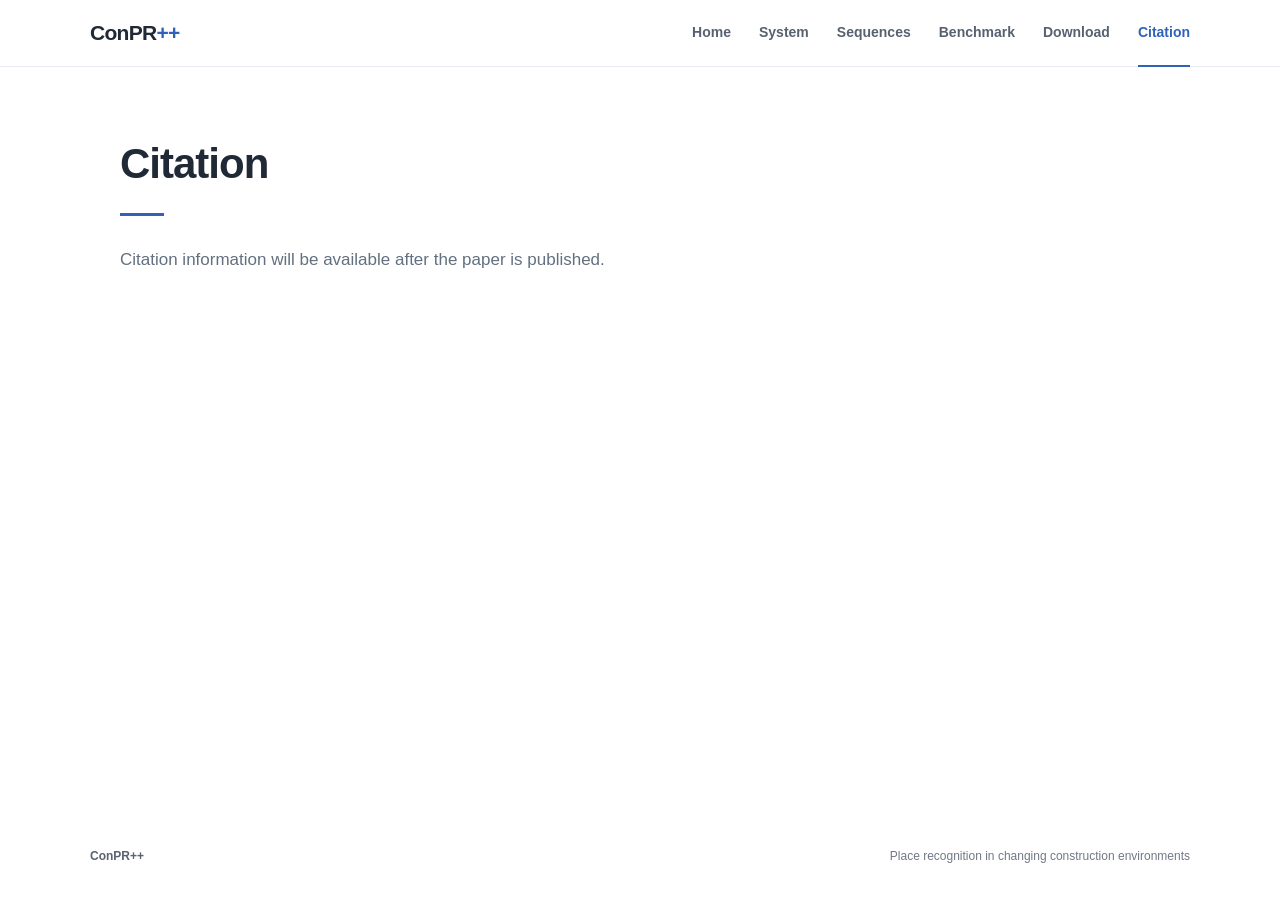
<file: citation.html>
<!doctype html>
<html lang="en">
<head>
  <meta charset="utf-8">
  <meta name="viewport" content="width=device-width, initial-scale=1">
  <meta name="description" content="Citation information for ConPR++ will be available after the paper is published.">
  <meta name="theme-color" content="#ffffff">
  <title>Citation | ConPR++</title>
  <link rel="icon" href="./assets/favicon.svg" type="image/svg+xml">
  <link rel="stylesheet" href="./assets/site.css?v=5fd6f94d15">
</head>
<body>
<a class="skip-link" href="#main">Skip to content</a>
<header class="site-header">
  <div class="nav-shell">
    <a class="wordmark" href="./index.html" aria-label="ConPR++ home">ConPR<span>++</span></a>
    <nav class="site-nav" aria-label="Main navigation">
      <a href="./index.html">Home</a>
      <a href="./system.html">System</a>
      <a href="./sequences.html">Sequences</a>
      <a href="./benchmark.html">Benchmark</a>
      <a href="./download.html">Download</a>
      <a href="./citation.html" aria-current="page">Citation</a>
    </nav>
  </div>
</header>
<main id="main" class="section-page">
  <h1>Citation</h1>
  <hr class="section-rule">
  <p class="release-note">Citation information will be available after the paper is published.</p>
</main>
<footer class="site-footer"><span>ConPR++</span><span>Place recognition in changing construction environments</span></footer>
</body>
</html>
</file>
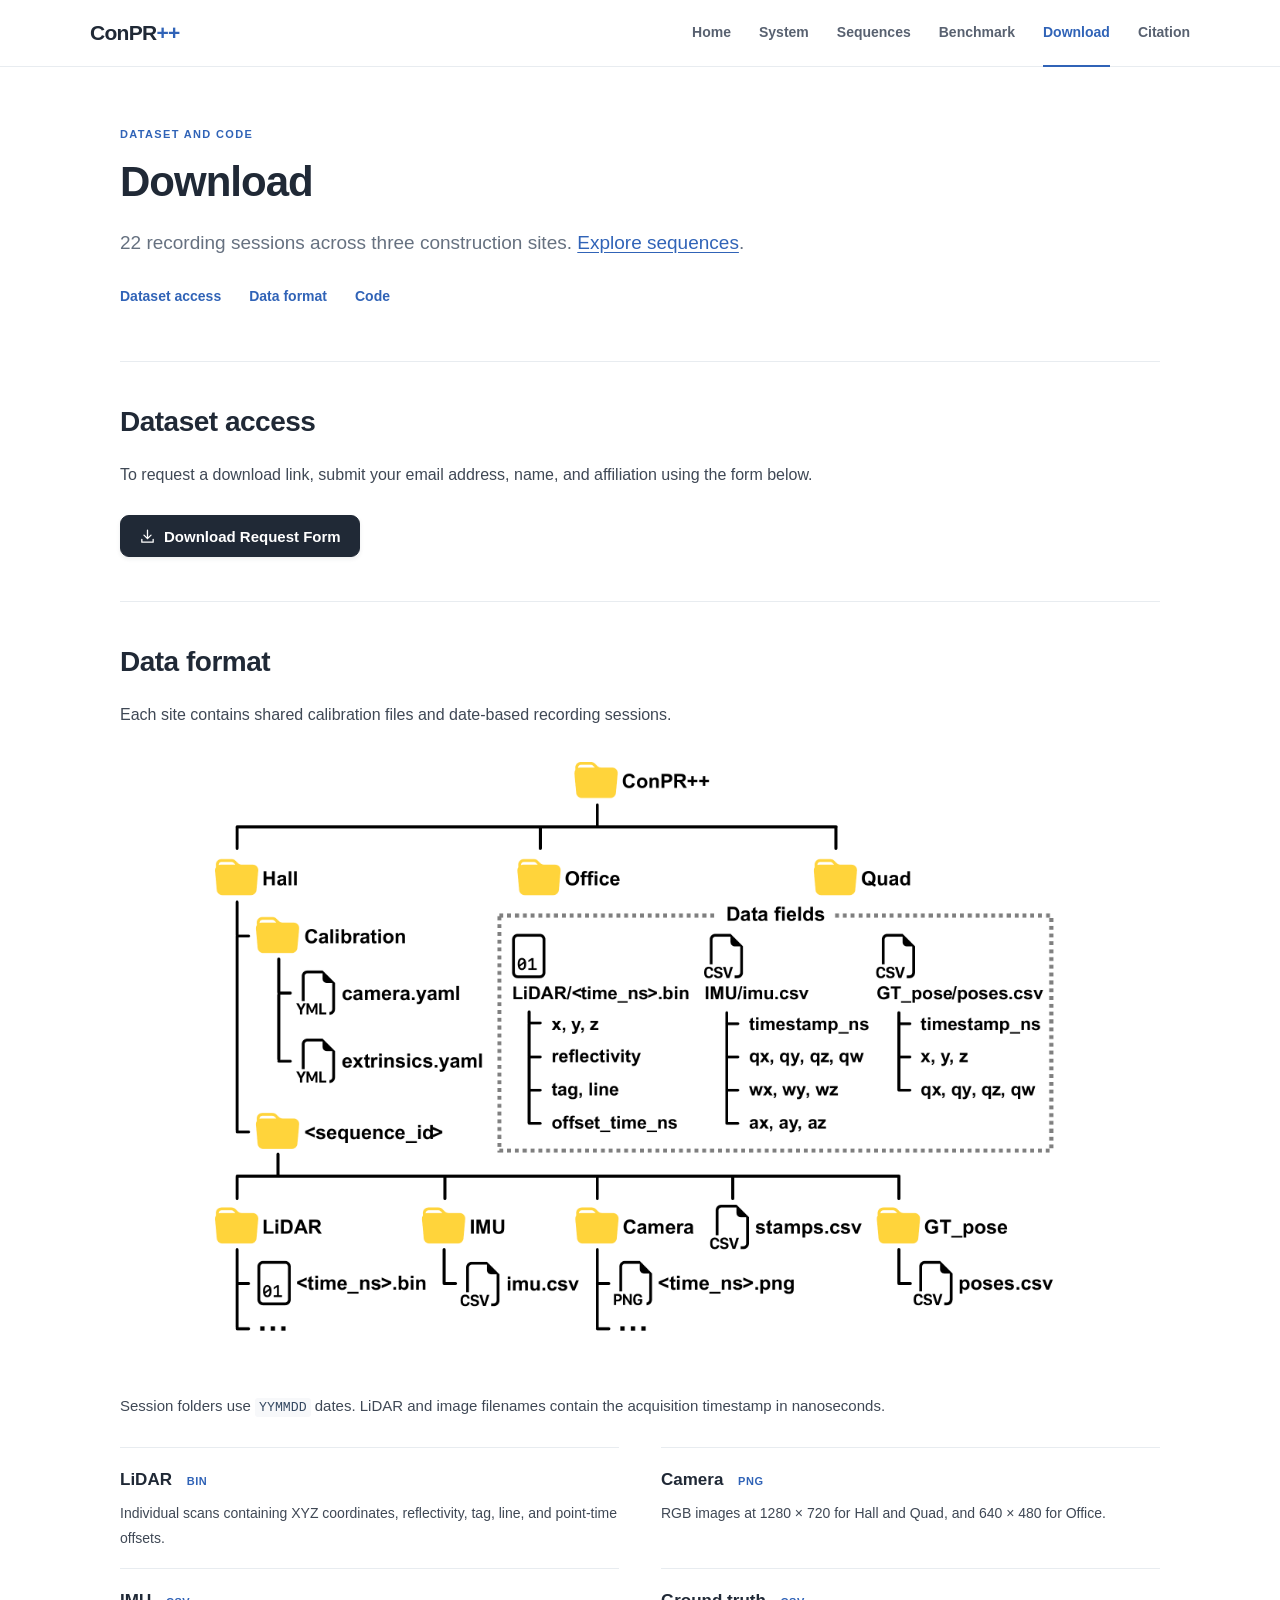
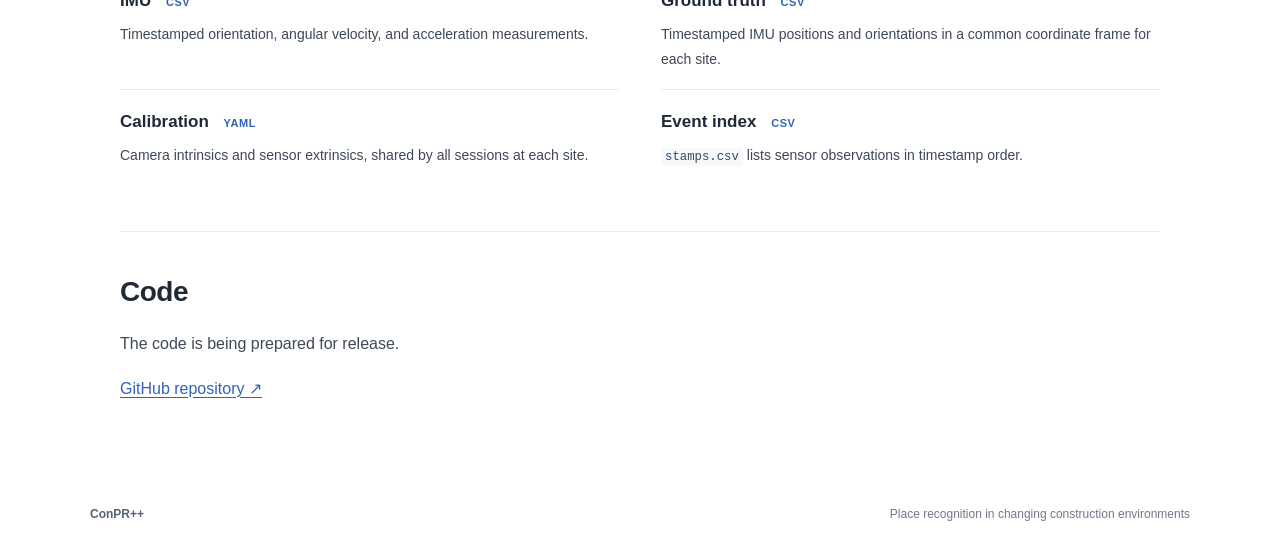
<file: data-format.html>
<!doctype html>
<html lang="en">
<head>
  <meta charset="utf-8">
  <meta name="viewport" content="width=device-width, initial-scale=1">
  <title>Data Format | ConPR++</title>
  <link rel="canonical" href="./download.html#data-format">
  <script>
    const formatAnchors = new Set(['#sensor-files', '#poses', '#calibration', '#timestamps']);
    const destination = formatAnchors.has(window.location.hash) ? window.location.hash : '#data-format';
    window.location.replace('./download.html' + destination);
  </script>
  <noscript><meta http-equiv="refresh" content="0;url=./download.html#data-format"></noscript>
</head>
<body>
  <p>Data format information has moved to the <a href="./download.html#data-format">Download page</a>.</p>
</body>
</html>
</file>
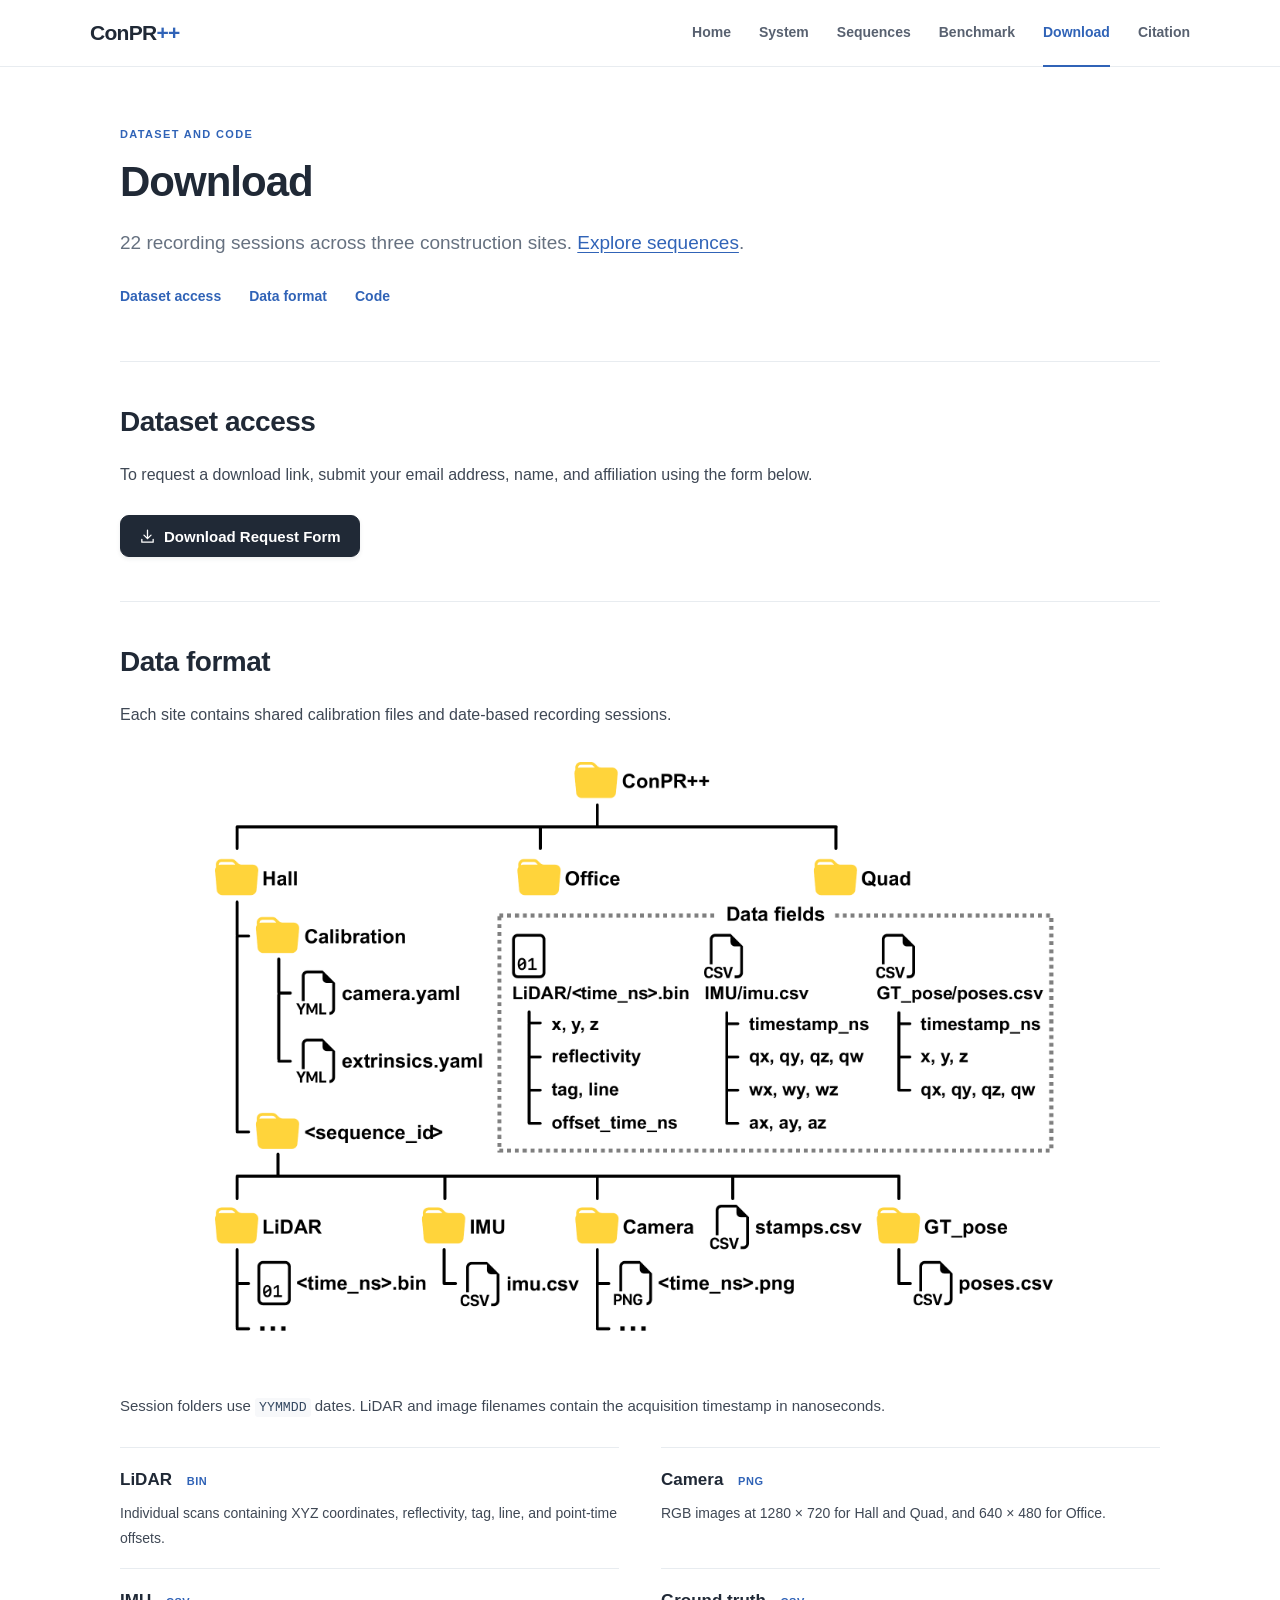
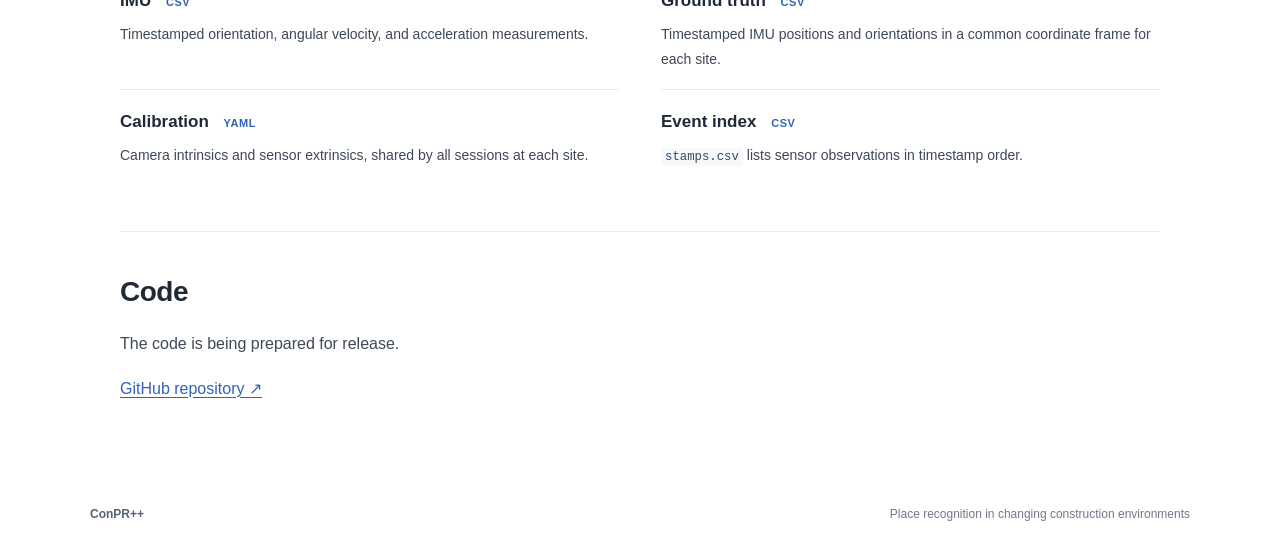
<file: download.html>
<!doctype html>
<html lang="en">
<head>
  <meta charset="utf-8">
  <meta name="viewport" content="width=device-width, initial-scale=1">
  <meta name="description" content="Request the ConPR++ dataset, explore the folder structure and sensor file formats, and find code release information.">
  <meta name="theme-color" content="#ffffff">
  <title>Download | ConPR++</title>
  <link rel="icon" href="./assets/favicon.svg" type="image/svg+xml">
  <link rel="stylesheet" href="./assets/site.css?v=5fd6f94d15">
</head>
<body>
<a class="skip-link" href="#main">Skip to content</a>
<header class="site-header">
  <div class="nav-shell">
    <a class="wordmark" href="./index.html" aria-label="ConPR++ home">ConPR<span>++</span></a>
    <nav class="site-nav" aria-label="Main navigation">
      <a href="./index.html">Home</a>
      <a href="./system.html">System</a>
      <a href="./sequences.html">Sequences</a>
      <a href="./benchmark.html">Benchmark</a>
      <a href="./download.html" aria-current="page">Download</a>
      <a href="./citation.html">Citation</a>
    </nav>
  </div>
</header>
<main id="main" class="section-page content-page download-page">
  <header class="page-intro">
    <p class="eyebrow">Dataset and code</p>
    <h1>Download</h1>
    <p class="page-lead">22 recording sessions across three construction sites. <a class="inline-link" href="./sequences.html">Explore sequences</a>.</p>
    <nav class="page-jumps" aria-label="On this page"><a href="#dataset-access">Dataset access</a><a href="#data-format">Data format</a><a href="#code">Code</a></nav>
  </header>

  <section id="dataset-access" class="content-section" aria-labelledby="access-title">
    <h2 id="access-title">Dataset access</h2>
    <p>To request a download link, submit your email address, name, and affiliation using the form below.</p>
    <div class="download-action">
      <a class="resource-button" href="https://forms.gle/JqttMbh4hacAyA6T7" target="_blank" rel="noopener noreferrer" aria-label="Download Request Form (opens Google Forms in a new tab)"><svg viewBox="0 0 24 24" fill="none" stroke="currentColor" stroke-width="1.8" stroke-linecap="round" stroke-linejoin="round" aria-hidden="true"><path d="M12 3v12m-5-5 5 5 5-5M4 16v4h16v-4"/></svg>Download Request Form</a>
    </div>
  </section>

  <section id="data-format" class="content-section" aria-labelledby="format-title">
    <h2 id="format-title">Data format</h2>
    <p>Each site contains shared calibration files and date-based recording sessions.</p>
    <figure class="content-figure format-tree-figure"><a href="./assets/images/format/file-structure.png" target="_blank" rel="noopener" aria-label="Enlarge: ConPR++ directory structure with Hall, Office, Quad, calibration, and LiDAR, camera, IMU, event index and GT pose files"><img class="" src="./assets/images/format/file-structure.png" width="2200" height="1548" loading="lazy" alt="ConPR++ directory structure with Hall, Office, Quad, calibration, and LiDAR, camera, IMU, event index and GT pose files"></a></figure>
    <p class="format-overview-intro">Session folders use <code>YYMMDD</code> dates. LiDAR and image filenames contain the acquisition timestamp in nanoseconds.</p>
    <dl class="format-summary">
      <div id="sensor-files"><dt>LiDAR <span>BIN</span></dt><dd>Individual scans containing XYZ coordinates, reflectivity, tag, line, and point-time offsets.</dd></div>
      <div><dt>Camera <span>PNG</span></dt><dd>RGB images at 1280 × 720 for Hall and Quad, and 640 × 480 for Office.</dd></div>
      <div><dt>IMU <span>CSV</span></dt><dd>Timestamped orientation, angular velocity, and acceleration measurements.</dd></div>
      <div id="poses"><dt>Ground truth <span>CSV</span></dt><dd>Timestamped IMU positions and orientations in a common coordinate frame for each site.</dd></div>
      <div id="calibration"><dt>Calibration <span>YAML</span></dt><dd>Camera intrinsics and sensor extrinsics, shared by all sessions at each site.</dd></div>
      <div id="timestamps"><dt>Event index <span>CSV</span></dt><dd><code>stamps.csv</code> lists sensor observations in timestamp order.</dd></div>
    </dl>
  </section>

  <section id="code" class="content-section" aria-labelledby="code-title">
    <h2 id="code-title">Code</h2>
    <p>The code is being prepared for release.</p>
    <a class="inline-link" href="https://github.com/conprpp/ConPRplusplus" target="_blank" rel="noopener noreferrer">GitHub repository <span aria-hidden="true">↗</span></a>
  </section>
</main>
<footer class="site-footer"><span>ConPR++</span><span>Place recognition in changing construction environments</span></footer>
</body>
</html>
</file>
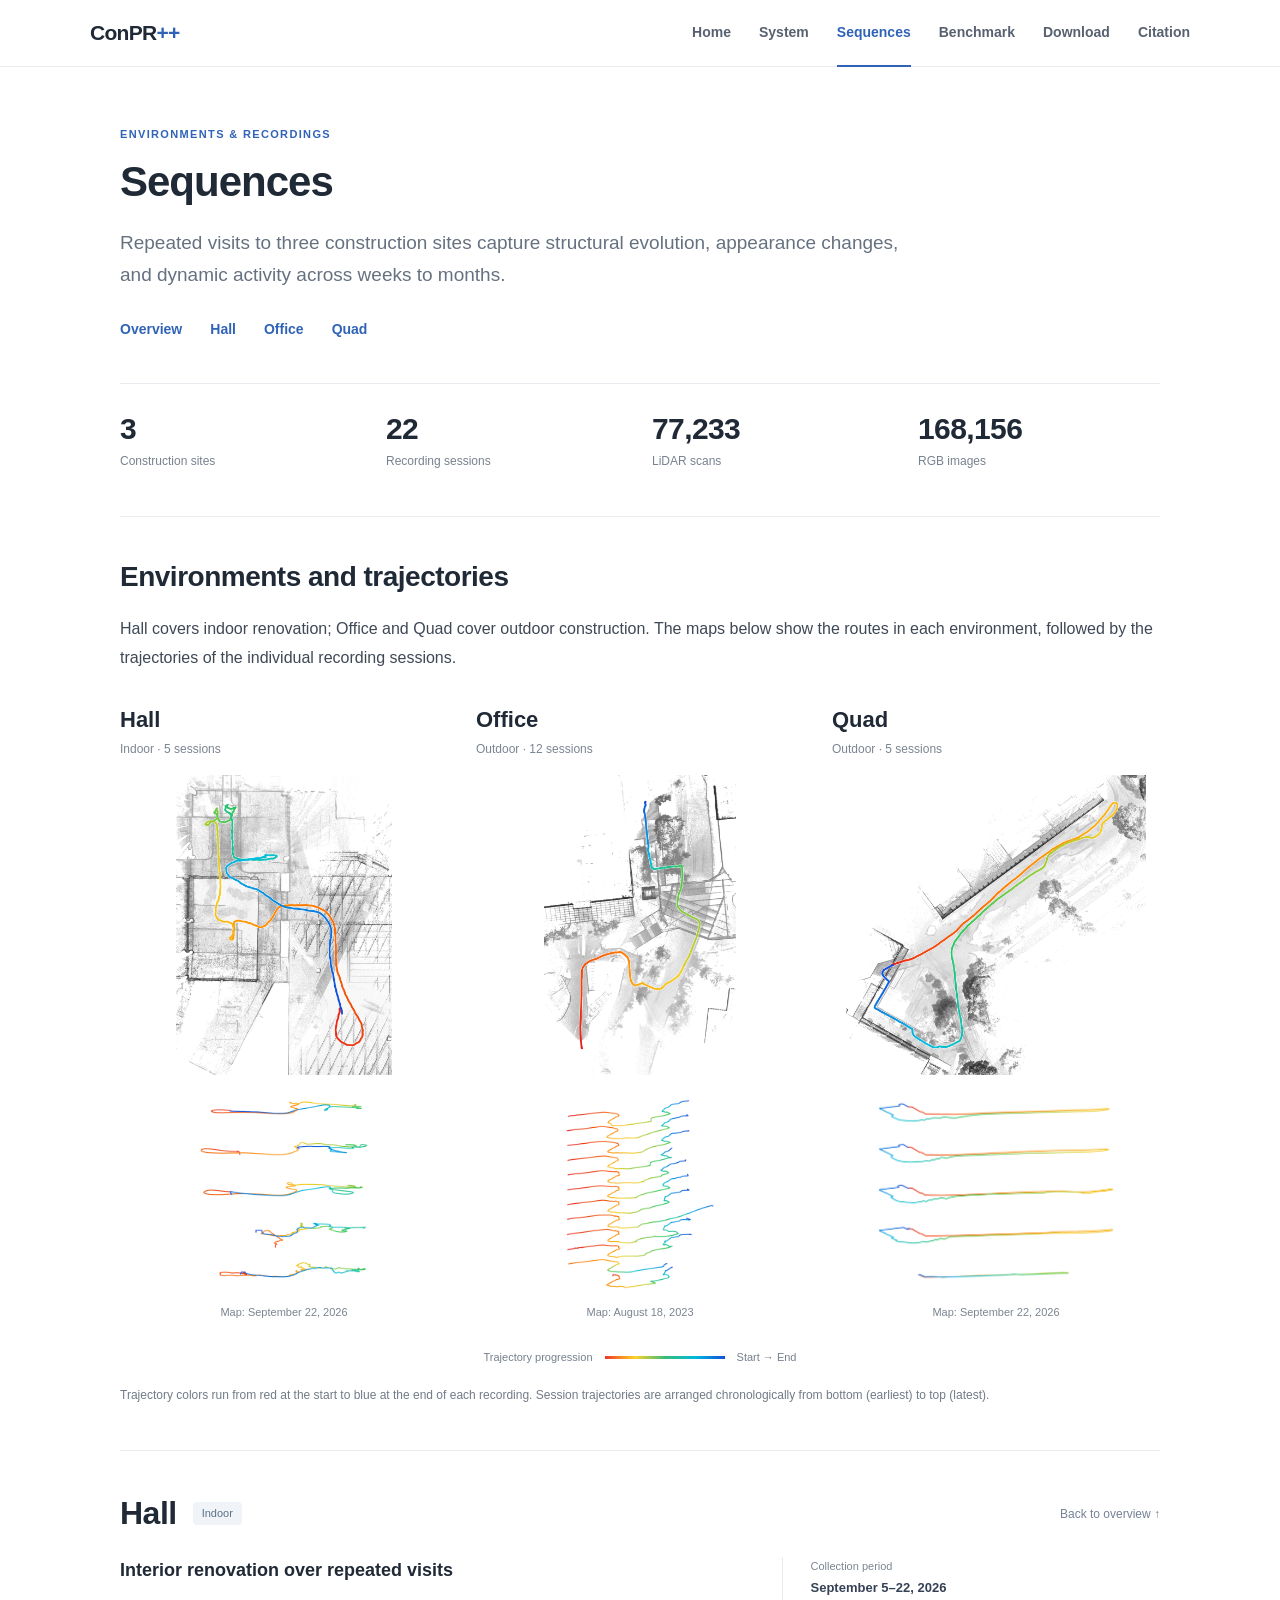
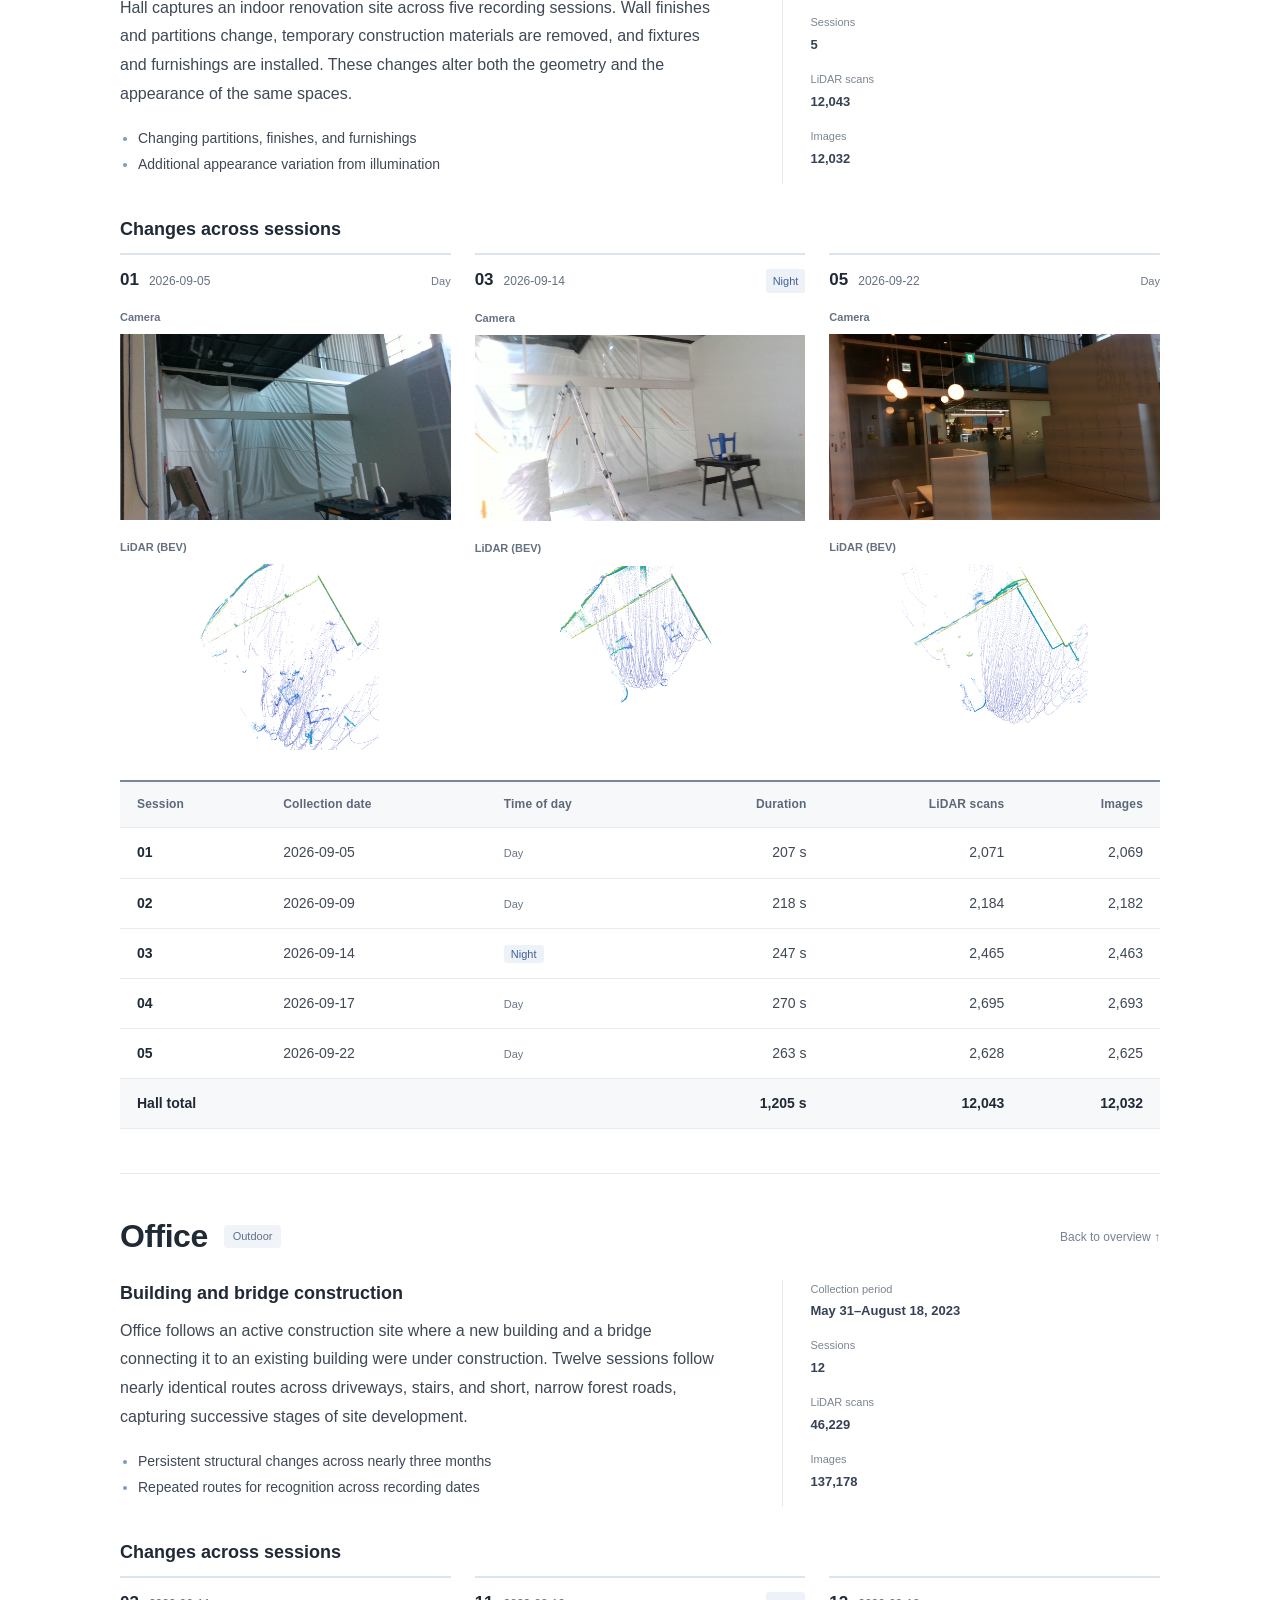
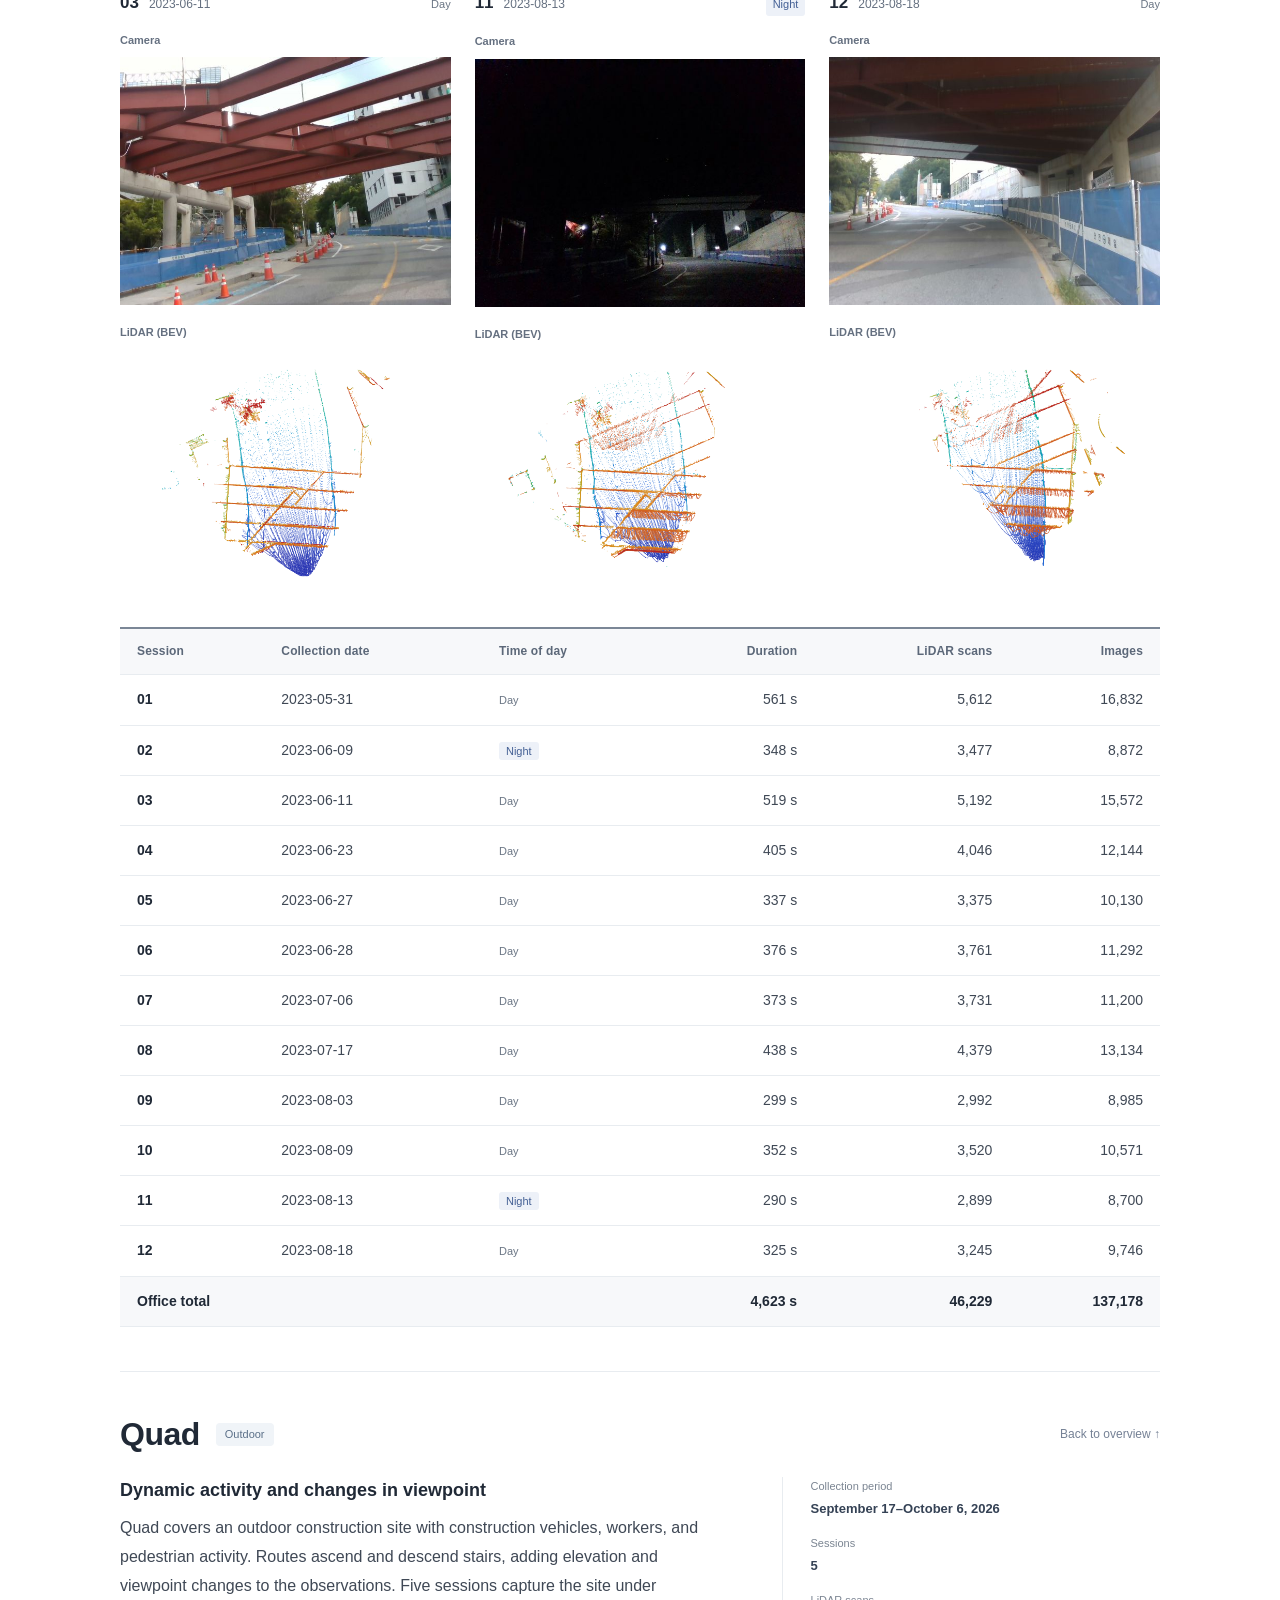
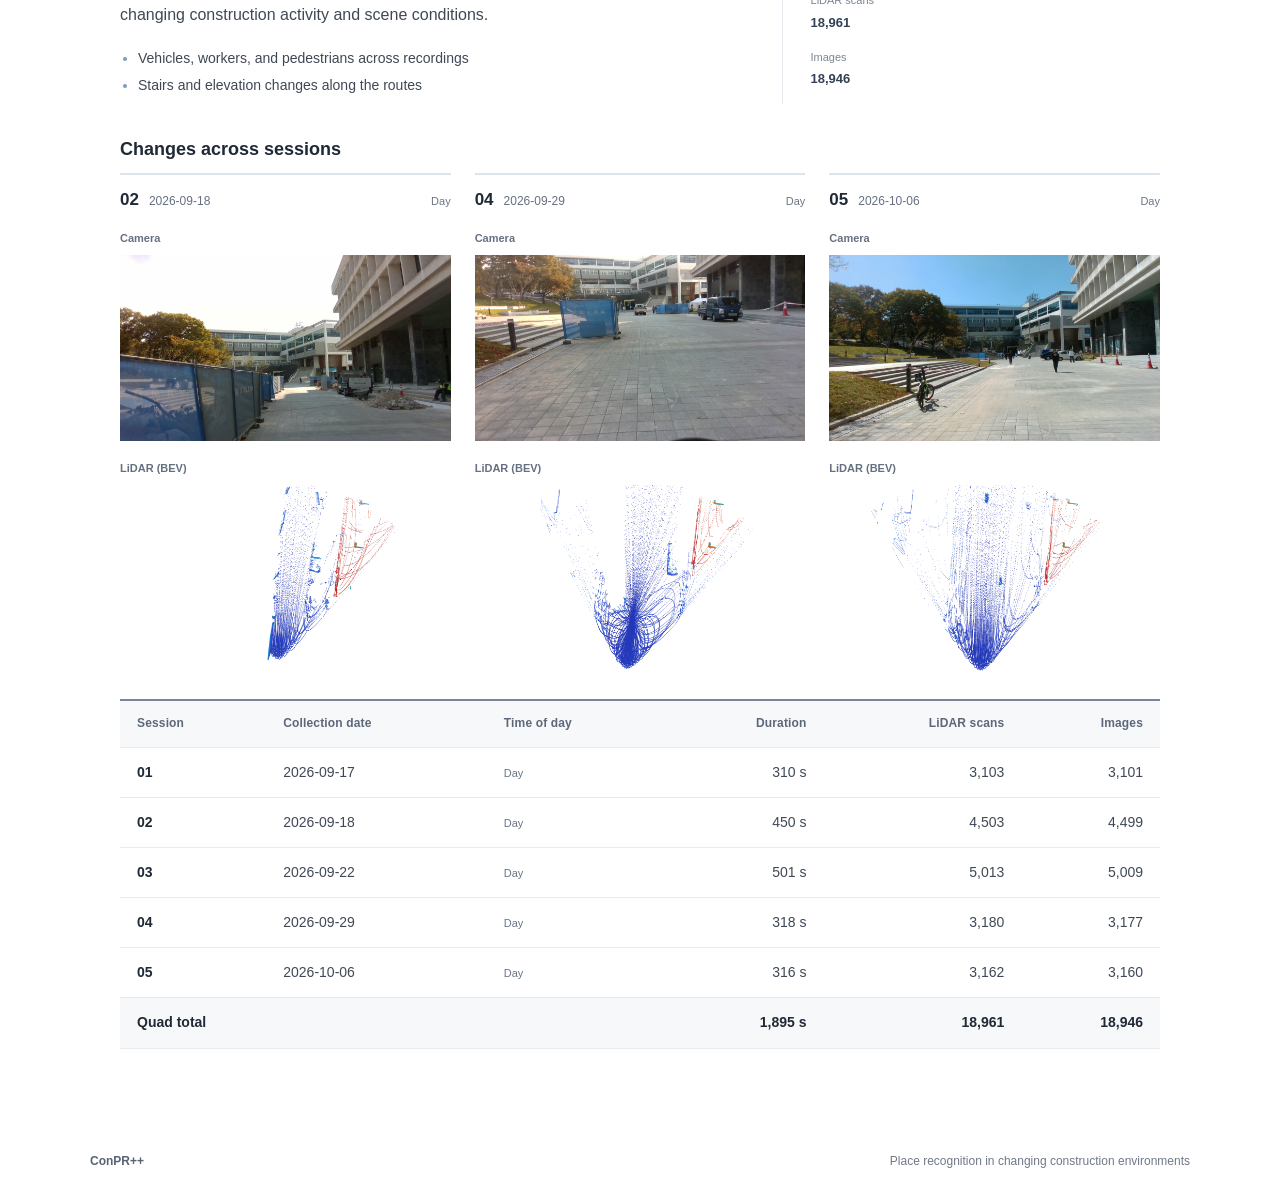
<file: sequences.html>
<!doctype html>
<html lang="en">
<head>
  <meta charset="utf-8">
  <meta name="viewport" content="width=device-width, initial-scale=1">
  <meta name="description" content="Explore 22 ConPR++ recording sessions across Hall, Office, and Quad, with maps, trajectories, paired camera and LiDAR views, and session statistics.">
  <meta name="theme-color" content="#ffffff">
  <title>Sequences | ConPR++</title>
  <link rel="icon" href="./assets/favicon.svg" type="image/svg+xml">
  <link rel="stylesheet" href="./assets/site.css?v=5fd6f94d15">
</head>
<body>
<a class="skip-link" href="#main">Skip to content</a>
<header class="site-header">
  <div class="nav-shell">
    <a class="wordmark" href="./index.html" aria-label="ConPR++ home">ConPR<span>++</span></a>
    <nav class="site-nav" aria-label="Main navigation">
      <a href="./index.html">Home</a>
      <a href="./system.html">System</a>
      <a href="./sequences.html" aria-current="page">Sequences</a>
      <a href="./benchmark.html">Benchmark</a>
      <a href="./download.html">Download</a>
      <a href="./citation.html">Citation</a>
    </nav>
  </div>
</header>
<main id="main" class="section-page content-page">
  <header class="page-intro">
    <p class="eyebrow">Environments &amp; recordings</p>
    <h1>Sequences</h1>
    <p class="page-lead">Repeated visits to three construction sites capture structural evolution, appearance changes, and dynamic activity across weeks to months.</p>
    <nav class="page-jumps" aria-label="On this page"><a href="#overview">Overview</a><a href="#hall">Hall</a><a href="#office">Office</a><a href="#quad">Quad</a></nav>
  </header>
  <dl class="dataset-totals" aria-label="Dataset totals">
    <div><dt>Construction sites</dt><dd>3</dd></div><div><dt>Recording sessions</dt><dd>22</dd></div><div><dt>LiDAR scans</dt><dd>77,233</dd></div><div><dt>RGB images</dt><dd>168,156</dd></div>
  </dl>
  <section id="overview" class="content-section overview-section" aria-labelledby="overview-title">
    <h2 id="overview-title">Environments and trajectories</h2>
    <p>Hall covers indoor renovation; Office and Quad cover outdoor construction. The maps below show the routes in each environment, followed by the trajectories of the individual recording sessions.</p>
    <div class="site-overview-grid">
      <figure class="site-overview">
        <figcaption><a href="#hall">Hall <span>Indoor · 5 sessions</span></a></figcaption>
        <a href="./assets/images/sequences/hall-map.png" target="_blank" rel="noopener" aria-label="Enlarge the Hall point cloud map"><img class="overview-map" src="./assets/images/sequences/hall-map.png" width="792" height="1100" alt="Hall point cloud map with the acquisition trajectory." loading="lazy"></a>
        <a href="./assets/images/sequences/hall-trajectories.png" target="_blank" rel="noopener" aria-label="Enlarge the Hall session trajectories"><img class="overview-trajectories" src="./assets/images/sequences/hall-trajectories.png" width="924" height="1000" alt="Hall session trajectories in chronological order from bottom to top." loading="lazy"></a>
        <p class="map-date">Map: September 22, 2026</p>
      </figure>
      <figure class="site-overview">
        <figcaption><a href="#office">Office <span>Outdoor · 12 sessions</span></a></figcaption>
        <a href="./assets/images/sequences/office-map.png" target="_blank" rel="noopener" aria-label="Enlarge the Office point cloud map"><img class="overview-map" src="./assets/images/sequences/office-map.png" width="704" height="1100" alt="Office point cloud map with the acquisition trajectory." loading="lazy"></a>
        <a href="./assets/images/sequences/office-trajectories.png" target="_blank" rel="noopener" aria-label="Enlarge the Office session trajectories"><img class="overview-trajectories" src="./assets/images/sequences/office-trajectories.png" width="821" height="1000" alt="Office session trajectories in chronological order from bottom to top." loading="lazy"></a>
        <p class="map-date">Map: August 18, 2023</p>
      </figure>
      <figure class="site-overview">
        <figcaption><a href="#quad">Quad <span>Outdoor · 5 sessions</span></a></figcaption>
        <a href="./assets/images/sequences/quad-map.png" target="_blank" rel="noopener" aria-label="Enlarge the Quad point cloud map"><img class="overview-map" src="./assets/images/sequences/quad-map.png" width="1100" height="1100" alt="Quad point cloud map with the acquisition trajectory." loading="lazy"></a>
        <a href="./assets/images/sequences/quad-trajectories.png" target="_blank" rel="noopener" aria-label="Enlarge the Quad session trajectories"><img class="overview-trajectories" src="./assets/images/sequences/quad-trajectories.png" width="1000" height="779" alt="Quad session trajectories in chronological order from bottom to top." loading="lazy"></a>
        <p class="map-date">Map: September 22, 2026</p>
      </figure>
    </div>
    <div class="trajectory-key"><span>Trajectory progression</span><span class="gradient-key" aria-hidden="true"></span><span>Start → End</span></div>
    <p class="figure-note">Trajectory colors run from red at the start to blue at the end of each recording. Session trajectories are arranged chronologically from bottom (earliest) to top (latest).</p>
  </section>

  <section id="hall" class="content-section site-section" aria-labelledby="hall-title">
    <div class="site-heading"><h2 id="hall-title">Hall</h2><span class="environment-tag">Indoor</span><a class="back-to-overview" href="#overview">Back to overview ↑</a></div>
    <div class="site-description">
      <div>
        <h3>Interior renovation over repeated visits</h3>
        <p>Hall captures an indoor renovation site across five recording sessions. Wall finishes and partitions change, temporary construction materials are removed, and fixtures and furnishings are installed. These changes alter both the geometry and the appearance of the same spaces.</p>
        <ul class="feature-list"><li>Changing partitions, finishes, and furnishings</li><li>Additional appearance variation from illumination</li></ul>
      </div>
      <dl class="site-facts">
        <div><dt>Collection period</dt><dd>September 5–22, 2026</dd></div>
        <div><dt>Sessions</dt><dd>5</dd></div>
        <div><dt>LiDAR scans</dt><dd>12,043</dd></div>
        <div><dt>Images</dt><dd>12,032</dd></div>
      </dl>
    </div>
    <section class="temporal-comparison" aria-labelledby="hall-changes">
      <h3 id="hall-changes">Changes across sessions</h3>
      <div class="session-comparison-grid">
        <article class="session-comparison" aria-label="Hall, session 01, 2026-09-05">
          <header class="session-comparison-heading"><h4>01</h4><time datetime="2026-09-05">2026-09-05</time><span class="time-tag">Day</span></header>
          <figure class="content-figure">
            <figcaption>Camera</figcaption>
            <a href="./assets/images/sequences/temporal/hall-01-camera.png" target="_blank" rel="noopener" aria-label="Enlarge Camera for Hall, session 01"><img src="./assets/images/sequences/temporal/hall-01-camera.png" width="1280" height="720" loading="lazy" alt="Camera image from Hall, session 01, recorded on 2026-09-05."></a>
          </figure>
          <figure class="content-figure">
            <figcaption>LiDAR (BEV)</figcaption>
            <a href="./assets/images/sequences/temporal/hall-01-bev.png" target="_blank" rel="noopener" aria-label="Enlarge LiDAR (BEV) for Hall, session 01"><img src="./assets/images/sequences/temporal/hall-01-bev.png" width="1280" height="720" loading="lazy" alt="Bird’s-eye view of the LiDAR point cloud from Hall, session 01, recorded on 2026-09-05."></a>
          </figure>
        </article>
        <article class="session-comparison" aria-label="Hall, session 03, 2026-09-14">
          <header class="session-comparison-heading"><h4>03</h4><time datetime="2026-09-14">2026-09-14</time><span class="time-tag is-night">Night</span></header>
          <figure class="content-figure">
            <figcaption>Camera</figcaption>
            <a href="./assets/images/sequences/temporal/hall-03-camera.png" target="_blank" rel="noopener" aria-label="Enlarge Camera for Hall, session 03"><img src="./assets/images/sequences/temporal/hall-03-camera.png" width="1280" height="720" loading="lazy" alt="Camera image from Hall, session 03, recorded on 2026-09-14."></a>
          </figure>
          <figure class="content-figure">
            <figcaption>LiDAR (BEV)</figcaption>
            <a href="./assets/images/sequences/temporal/hall-03-bev.png" target="_blank" rel="noopener" aria-label="Enlarge LiDAR (BEV) for Hall, session 03"><img src="./assets/images/sequences/temporal/hall-03-bev.png" width="1280" height="720" loading="lazy" alt="Bird’s-eye view of the LiDAR point cloud from Hall, session 03, recorded on 2026-09-14."></a>
          </figure>
        </article>
        <article class="session-comparison" aria-label="Hall, session 05, 2026-09-22">
          <header class="session-comparison-heading"><h4>05</h4><time datetime="2026-09-22">2026-09-22</time><span class="time-tag">Day</span></header>
          <figure class="content-figure">
            <figcaption>Camera</figcaption>
            <a href="./assets/images/sequences/temporal/hall-05-camera.png" target="_blank" rel="noopener" aria-label="Enlarge Camera for Hall, session 05"><img src="./assets/images/sequences/temporal/hall-05-camera.png" width="1280" height="720" loading="lazy" alt="Camera image from Hall, session 05, recorded on 2026-09-22."></a>
          </figure>
          <figure class="content-figure">
            <figcaption>LiDAR (BEV)</figcaption>
            <a href="./assets/images/sequences/temporal/hall-05-bev.png" target="_blank" rel="noopener" aria-label="Enlarge LiDAR (BEV) for Hall, session 05"><img src="./assets/images/sequences/temporal/hall-05-bev.png" width="1280" height="720" loading="lazy" alt="Bird’s-eye view of the LiDAR point cloud from Hall, session 05, recorded on 2026-09-22."></a>
          </figure>
        </article>
      </div>
    </section>
    <div class="table-wrap" role="region" aria-label="Hall recording sessions" tabindex="0">
      <table class="data-table session-table">
        <caption>Hall recording sessions</caption>
        <thead><tr><th scope="col">Session</th><th scope="col">Collection date</th><th scope="col">Time of day</th><th scope="col" class="numeric">Duration</th><th scope="col" class="numeric">LiDAR scans</th><th scope="col" class="numeric">Images</th></tr></thead>
        <tbody>
          <tr data-site="Hall" data-session="01"><th scope="row">01</th><td><time datetime="2026-09-05">2026-09-05</time></td><td><span class="time-tag">Day</span></td><td class="numeric">207 s</td><td class="numeric">2,071</td><td class="numeric">2,069</td></tr>
          <tr data-site="Hall" data-session="02"><th scope="row">02</th><td><time datetime="2026-09-09">2026-09-09</time></td><td><span class="time-tag">Day</span></td><td class="numeric">218 s</td><td class="numeric">2,184</td><td class="numeric">2,182</td></tr>
          <tr data-site="Hall" data-session="03"><th scope="row">03</th><td><time datetime="2026-09-14">2026-09-14</time></td><td><span class="time-tag is-night">Night</span></td><td class="numeric">247 s</td><td class="numeric">2,465</td><td class="numeric">2,463</td></tr>
          <tr data-site="Hall" data-session="04"><th scope="row">04</th><td><time datetime="2026-09-17">2026-09-17</time></td><td><span class="time-tag">Day</span></td><td class="numeric">270 s</td><td class="numeric">2,695</td><td class="numeric">2,693</td></tr>
          <tr data-site="Hall" data-session="05"><th scope="row">05</th><td><time datetime="2026-09-22">2026-09-22</time></td><td><span class="time-tag">Day</span></td><td class="numeric">263 s</td><td class="numeric">2,628</td><td class="numeric">2,625</td></tr>
        </tbody>
        <tfoot><tr><th scope="row" colspan="3">Hall total</th><td class="numeric">1,205 s</td><td class="numeric">12,043</td><td class="numeric">12,032</td></tr></tfoot>
      </table>
    </div>
  </section>

  <section id="office" class="content-section site-section" aria-labelledby="office-title">
    <div class="site-heading"><h2 id="office-title">Office</h2><span class="environment-tag">Outdoor</span><a class="back-to-overview" href="#overview">Back to overview ↑</a></div>
    <div class="site-description">
      <div>
        <h3>Building and bridge construction</h3>
        <p>Office follows an active construction site where a new building and a bridge connecting it to an existing building were under construction. Twelve sessions follow nearly identical routes across driveways, stairs, and short, narrow forest roads, capturing successive stages of site development.</p>
        <ul class="feature-list"><li>Persistent structural changes across nearly three months</li><li>Repeated routes for recognition across recording dates</li></ul>
      </div>
      <dl class="site-facts">
        <div><dt>Collection period</dt><dd>May 31–August 18, 2023</dd></div>
        <div><dt>Sessions</dt><dd>12</dd></div>
        <div><dt>LiDAR scans</dt><dd>46,229</dd></div>
        <div><dt>Images</dt><dd>137,178</dd></div>
      </dl>
    </div>
    <section class="temporal-comparison" aria-labelledby="office-changes">
      <h3 id="office-changes">Changes across sessions</h3>
      <div class="session-comparison-grid">
        <article class="session-comparison" aria-label="Office, session 03, 2023-06-11">
          <header class="session-comparison-heading"><h4>03</h4><time datetime="2023-06-11">2023-06-11</time><span class="time-tag">Day</span></header>
          <figure class="content-figure">
            <figcaption>Camera</figcaption>
            <a href="./assets/images/sequences/temporal/office-03-camera.png" target="_blank" rel="noopener" aria-label="Enlarge Camera for Office, session 03"><img src="./assets/images/sequences/temporal/office-03-camera.png" width="640" height="480" loading="lazy" alt="Camera image from Office, session 03, recorded on 2023-06-11."></a>
          </figure>
          <figure class="content-figure">
            <figcaption>LiDAR (BEV)</figcaption>
            <a href="./assets/images/sequences/temporal/office-03-bev.png" target="_blank" rel="noopener" aria-label="Enlarge LiDAR (BEV) for Office, session 03"><img src="./assets/images/sequences/temporal/office-03-bev.png" width="640" height="480" loading="lazy" alt="Bird’s-eye view of the LiDAR point cloud from Office, session 03, recorded on 2023-06-11."></a>
          </figure>
        </article>
        <article class="session-comparison" aria-label="Office, session 11, 2023-08-13">
          <header class="session-comparison-heading"><h4>11</h4><time datetime="2023-08-13">2023-08-13</time><span class="time-tag is-night">Night</span></header>
          <figure class="content-figure">
            <figcaption>Camera</figcaption>
            <a href="./assets/images/sequences/temporal/office-11-camera.png" target="_blank" rel="noopener" aria-label="Enlarge Camera for Office, session 11"><img src="./assets/images/sequences/temporal/office-11-camera.png" width="640" height="480" loading="lazy" alt="Camera image from Office, session 11, recorded on 2023-08-13."></a>
          </figure>
          <figure class="content-figure">
            <figcaption>LiDAR (BEV)</figcaption>
            <a href="./assets/images/sequences/temporal/office-11-bev.png" target="_blank" rel="noopener" aria-label="Enlarge LiDAR (BEV) for Office, session 11"><img src="./assets/images/sequences/temporal/office-11-bev.png" width="640" height="480" loading="lazy" alt="Bird’s-eye view of the LiDAR point cloud from Office, session 11, recorded on 2023-08-13."></a>
          </figure>
        </article>
        <article class="session-comparison" aria-label="Office, session 12, 2023-08-18">
          <header class="session-comparison-heading"><h4>12</h4><time datetime="2023-08-18">2023-08-18</time><span class="time-tag">Day</span></header>
          <figure class="content-figure">
            <figcaption>Camera</figcaption>
            <a href="./assets/images/sequences/temporal/office-12-camera.png" target="_blank" rel="noopener" aria-label="Enlarge Camera for Office, session 12"><img src="./assets/images/sequences/temporal/office-12-camera.png" width="640" height="480" loading="lazy" alt="Camera image from Office, session 12, recorded on 2023-08-18."></a>
          </figure>
          <figure class="content-figure">
            <figcaption>LiDAR (BEV)</figcaption>
            <a href="./assets/images/sequences/temporal/office-12-bev.png" target="_blank" rel="noopener" aria-label="Enlarge LiDAR (BEV) for Office, session 12"><img src="./assets/images/sequences/temporal/office-12-bev.png" width="640" height="480" loading="lazy" alt="Bird’s-eye view of the LiDAR point cloud from Office, session 12, recorded on 2023-08-18."></a>
          </figure>
        </article>
      </div>
    </section>
    <div class="table-wrap" role="region" aria-label="Office recording sessions" tabindex="0">
      <table class="data-table session-table">
        <caption>Office recording sessions</caption>
        <thead><tr><th scope="col">Session</th><th scope="col">Collection date</th><th scope="col">Time of day</th><th scope="col" class="numeric">Duration</th><th scope="col" class="numeric">LiDAR scans</th><th scope="col" class="numeric">Images</th></tr></thead>
        <tbody>
          <tr data-site="Office" data-session="01"><th scope="row">01</th><td><time datetime="2023-05-31">2023-05-31</time></td><td><span class="time-tag">Day</span></td><td class="numeric">561 s</td><td class="numeric">5,612</td><td class="numeric">16,832</td></tr>
          <tr data-site="Office" data-session="02"><th scope="row">02</th><td><time datetime="2023-06-09">2023-06-09</time></td><td><span class="time-tag is-night">Night</span></td><td class="numeric">348 s</td><td class="numeric">3,477</td><td class="numeric">8,872</td></tr>
          <tr data-site="Office" data-session="03"><th scope="row">03</th><td><time datetime="2023-06-11">2023-06-11</time></td><td><span class="time-tag">Day</span></td><td class="numeric">519 s</td><td class="numeric">5,192</td><td class="numeric">15,572</td></tr>
          <tr data-site="Office" data-session="04"><th scope="row">04</th><td><time datetime="2023-06-23">2023-06-23</time></td><td><span class="time-tag">Day</span></td><td class="numeric">405 s</td><td class="numeric">4,046</td><td class="numeric">12,144</td></tr>
          <tr data-site="Office" data-session="05"><th scope="row">05</th><td><time datetime="2023-06-27">2023-06-27</time></td><td><span class="time-tag">Day</span></td><td class="numeric">337 s</td><td class="numeric">3,375</td><td class="numeric">10,130</td></tr>
          <tr data-site="Office" data-session="06"><th scope="row">06</th><td><time datetime="2023-06-28">2023-06-28</time></td><td><span class="time-tag">Day</span></td><td class="numeric">376 s</td><td class="numeric">3,761</td><td class="numeric">11,292</td></tr>
          <tr data-site="Office" data-session="07"><th scope="row">07</th><td><time datetime="2023-07-06">2023-07-06</time></td><td><span class="time-tag">Day</span></td><td class="numeric">373 s</td><td class="numeric">3,731</td><td class="numeric">11,200</td></tr>
          <tr data-site="Office" data-session="08"><th scope="row">08</th><td><time datetime="2023-07-17">2023-07-17</time></td><td><span class="time-tag">Day</span></td><td class="numeric">438 s</td><td class="numeric">4,379</td><td class="numeric">13,134</td></tr>
          <tr data-site="Office" data-session="09"><th scope="row">09</th><td><time datetime="2023-08-03">2023-08-03</time></td><td><span class="time-tag">Day</span></td><td class="numeric">299 s</td><td class="numeric">2,992</td><td class="numeric">8,985</td></tr>
          <tr data-site="Office" data-session="10"><th scope="row">10</th><td><time datetime="2023-08-09">2023-08-09</time></td><td><span class="time-tag">Day</span></td><td class="numeric">352 s</td><td class="numeric">3,520</td><td class="numeric">10,571</td></tr>
          <tr data-site="Office" data-session="11"><th scope="row">11</th><td><time datetime="2023-08-13">2023-08-13</time></td><td><span class="time-tag is-night">Night</span></td><td class="numeric">290 s</td><td class="numeric">2,899</td><td class="numeric">8,700</td></tr>
          <tr data-site="Office" data-session="12"><th scope="row">12</th><td><time datetime="2023-08-18">2023-08-18</time></td><td><span class="time-tag">Day</span></td><td class="numeric">325 s</td><td class="numeric">3,245</td><td class="numeric">9,746</td></tr>
        </tbody>
        <tfoot><tr><th scope="row" colspan="3">Office total</th><td class="numeric">4,623 s</td><td class="numeric">46,229</td><td class="numeric">137,178</td></tr></tfoot>
      </table>
    </div>
  </section>

  <section id="quad" class="content-section site-section" aria-labelledby="quad-title">
    <div class="site-heading"><h2 id="quad-title">Quad</h2><span class="environment-tag">Outdoor</span><a class="back-to-overview" href="#overview">Back to overview ↑</a></div>
    <div class="site-description">
      <div>
        <h3>Dynamic activity and changes in viewpoint</h3>
        <p>Quad covers an outdoor construction site with construction vehicles, workers, and pedestrian activity. Routes ascend and descend stairs, adding elevation and viewpoint changes to the observations. Five sessions capture the site under changing construction activity and scene conditions.</p>
        <ul class="feature-list"><li>Vehicles, workers, and pedestrians across recordings</li><li>Stairs and elevation changes along the routes</li></ul>
      </div>
      <dl class="site-facts">
        <div><dt>Collection period</dt><dd>September 17–October 6, 2026</dd></div>
        <div><dt>Sessions</dt><dd>5</dd></div>
        <div><dt>LiDAR scans</dt><dd>18,961</dd></div>
        <div><dt>Images</dt><dd>18,946</dd></div>
      </dl>
    </div>
    <section class="temporal-comparison" aria-labelledby="quad-changes">
      <h3 id="quad-changes">Changes across sessions</h3>
      <div class="session-comparison-grid">
        <article class="session-comparison" aria-label="Quad, session 02, 2026-09-18">
          <header class="session-comparison-heading"><h4>02</h4><time datetime="2026-09-18">2026-09-18</time><span class="time-tag">Day</span></header>
          <figure class="content-figure">
            <figcaption>Camera</figcaption>
            <a href="./assets/images/sequences/temporal/quad-02-camera.png" target="_blank" rel="noopener" aria-label="Enlarge Camera for Quad, session 02"><img src="./assets/images/sequences/temporal/quad-02-camera.png" width="1280" height="720" loading="lazy" alt="Camera image from Quad, session 02, recorded on 2026-09-18."></a>
          </figure>
          <figure class="content-figure">
            <figcaption>LiDAR (BEV)</figcaption>
            <a href="./assets/images/sequences/temporal/quad-02-bev.png" target="_blank" rel="noopener" aria-label="Enlarge LiDAR (BEV) for Quad, session 02"><img src="./assets/images/sequences/temporal/quad-02-bev.png" width="1280" height="720" loading="lazy" alt="Bird’s-eye view of the LiDAR point cloud from Quad, session 02, recorded on 2026-09-18."></a>
          </figure>
        </article>
        <article class="session-comparison" aria-label="Quad, session 04, 2026-09-29">
          <header class="session-comparison-heading"><h4>04</h4><time datetime="2026-09-29">2026-09-29</time><span class="time-tag">Day</span></header>
          <figure class="content-figure">
            <figcaption>Camera</figcaption>
            <a href="./assets/images/sequences/temporal/quad-04-camera.png" target="_blank" rel="noopener" aria-label="Enlarge Camera for Quad, session 04"><img src="./assets/images/sequences/temporal/quad-04-camera.png" width="1280" height="720" loading="lazy" alt="Camera image from Quad, session 04, recorded on 2026-09-29."></a>
          </figure>
          <figure class="content-figure">
            <figcaption>LiDAR (BEV)</figcaption>
            <a href="./assets/images/sequences/temporal/quad-04-bev.png" target="_blank" rel="noopener" aria-label="Enlarge LiDAR (BEV) for Quad, session 04"><img src="./assets/images/sequences/temporal/quad-04-bev.png" width="1280" height="720" loading="lazy" alt="Bird’s-eye view of the LiDAR point cloud from Quad, session 04, recorded on 2026-09-29."></a>
          </figure>
        </article>
        <article class="session-comparison" aria-label="Quad, session 05, 2026-10-06">
          <header class="session-comparison-heading"><h4>05</h4><time datetime="2026-10-06">2026-10-06</time><span class="time-tag">Day</span></header>
          <figure class="content-figure">
            <figcaption>Camera</figcaption>
            <a href="./assets/images/sequences/temporal/quad-05-camera.png" target="_blank" rel="noopener" aria-label="Enlarge Camera for Quad, session 05"><img src="./assets/images/sequences/temporal/quad-05-camera.png" width="1280" height="720" loading="lazy" alt="Camera image from Quad, session 05, recorded on 2026-10-06."></a>
          </figure>
          <figure class="content-figure">
            <figcaption>LiDAR (BEV)</figcaption>
            <a href="./assets/images/sequences/temporal/quad-05-bev.png" target="_blank" rel="noopener" aria-label="Enlarge LiDAR (BEV) for Quad, session 05"><img src="./assets/images/sequences/temporal/quad-05-bev.png" width="1280" height="720" loading="lazy" alt="Bird’s-eye view of the LiDAR point cloud from Quad, session 05, recorded on 2026-10-06."></a>
          </figure>
        </article>
      </div>
    </section>
    <div class="table-wrap" role="region" aria-label="Quad recording sessions" tabindex="0">
      <table class="data-table session-table">
        <caption>Quad recording sessions</caption>
        <thead><tr><th scope="col">Session</th><th scope="col">Collection date</th><th scope="col">Time of day</th><th scope="col" class="numeric">Duration</th><th scope="col" class="numeric">LiDAR scans</th><th scope="col" class="numeric">Images</th></tr></thead>
        <tbody>
          <tr data-site="Quad" data-session="01"><th scope="row">01</th><td><time datetime="2026-09-17">2026-09-17</time></td><td><span class="time-tag">Day</span></td><td class="numeric">310 s</td><td class="numeric">3,103</td><td class="numeric">3,101</td></tr>
          <tr data-site="Quad" data-session="02"><th scope="row">02</th><td><time datetime="2026-09-18">2026-09-18</time></td><td><span class="time-tag">Day</span></td><td class="numeric">450 s</td><td class="numeric">4,503</td><td class="numeric">4,499</td></tr>
          <tr data-site="Quad" data-session="03"><th scope="row">03</th><td><time datetime="2026-09-22">2026-09-22</time></td><td><span class="time-tag">Day</span></td><td class="numeric">501 s</td><td class="numeric">5,013</td><td class="numeric">5,009</td></tr>
          <tr data-site="Quad" data-session="04"><th scope="row">04</th><td><time datetime="2026-09-29">2026-09-29</time></td><td><span class="time-tag">Day</span></td><td class="numeric">318 s</td><td class="numeric">3,180</td><td class="numeric">3,177</td></tr>
          <tr data-site="Quad" data-session="05"><th scope="row">05</th><td><time datetime="2026-10-06">2026-10-06</time></td><td><span class="time-tag">Day</span></td><td class="numeric">316 s</td><td class="numeric">3,162</td><td class="numeric">3,160</td></tr>
        </tbody>
        <tfoot><tr><th scope="row" colspan="3">Quad total</th><td class="numeric">1,895 s</td><td class="numeric">18,961</td><td class="numeric">18,946</td></tr></tfoot>
      </table>
    </div>
  </section>
</main>
<footer class="site-footer"><span>ConPR++</span><span>Place recognition in changing construction environments</span></footer>
</body>
</html>
</file>
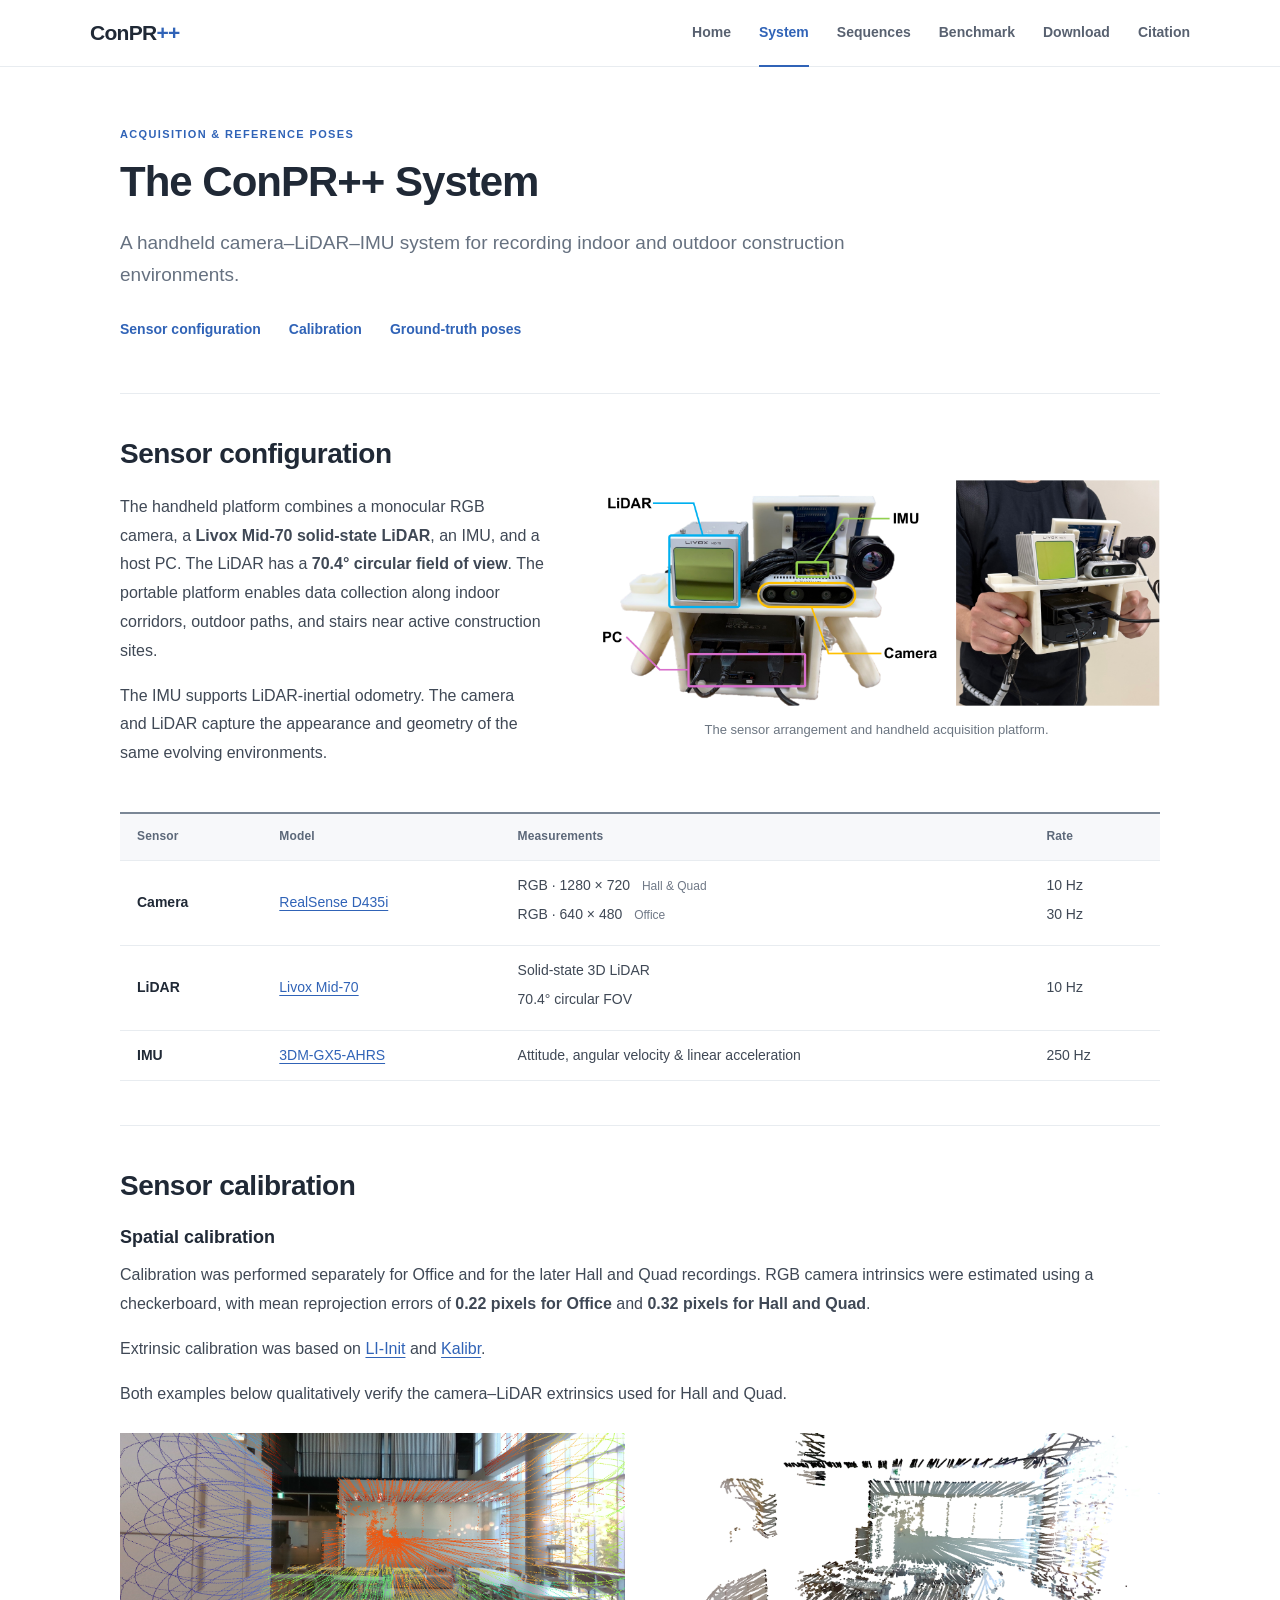
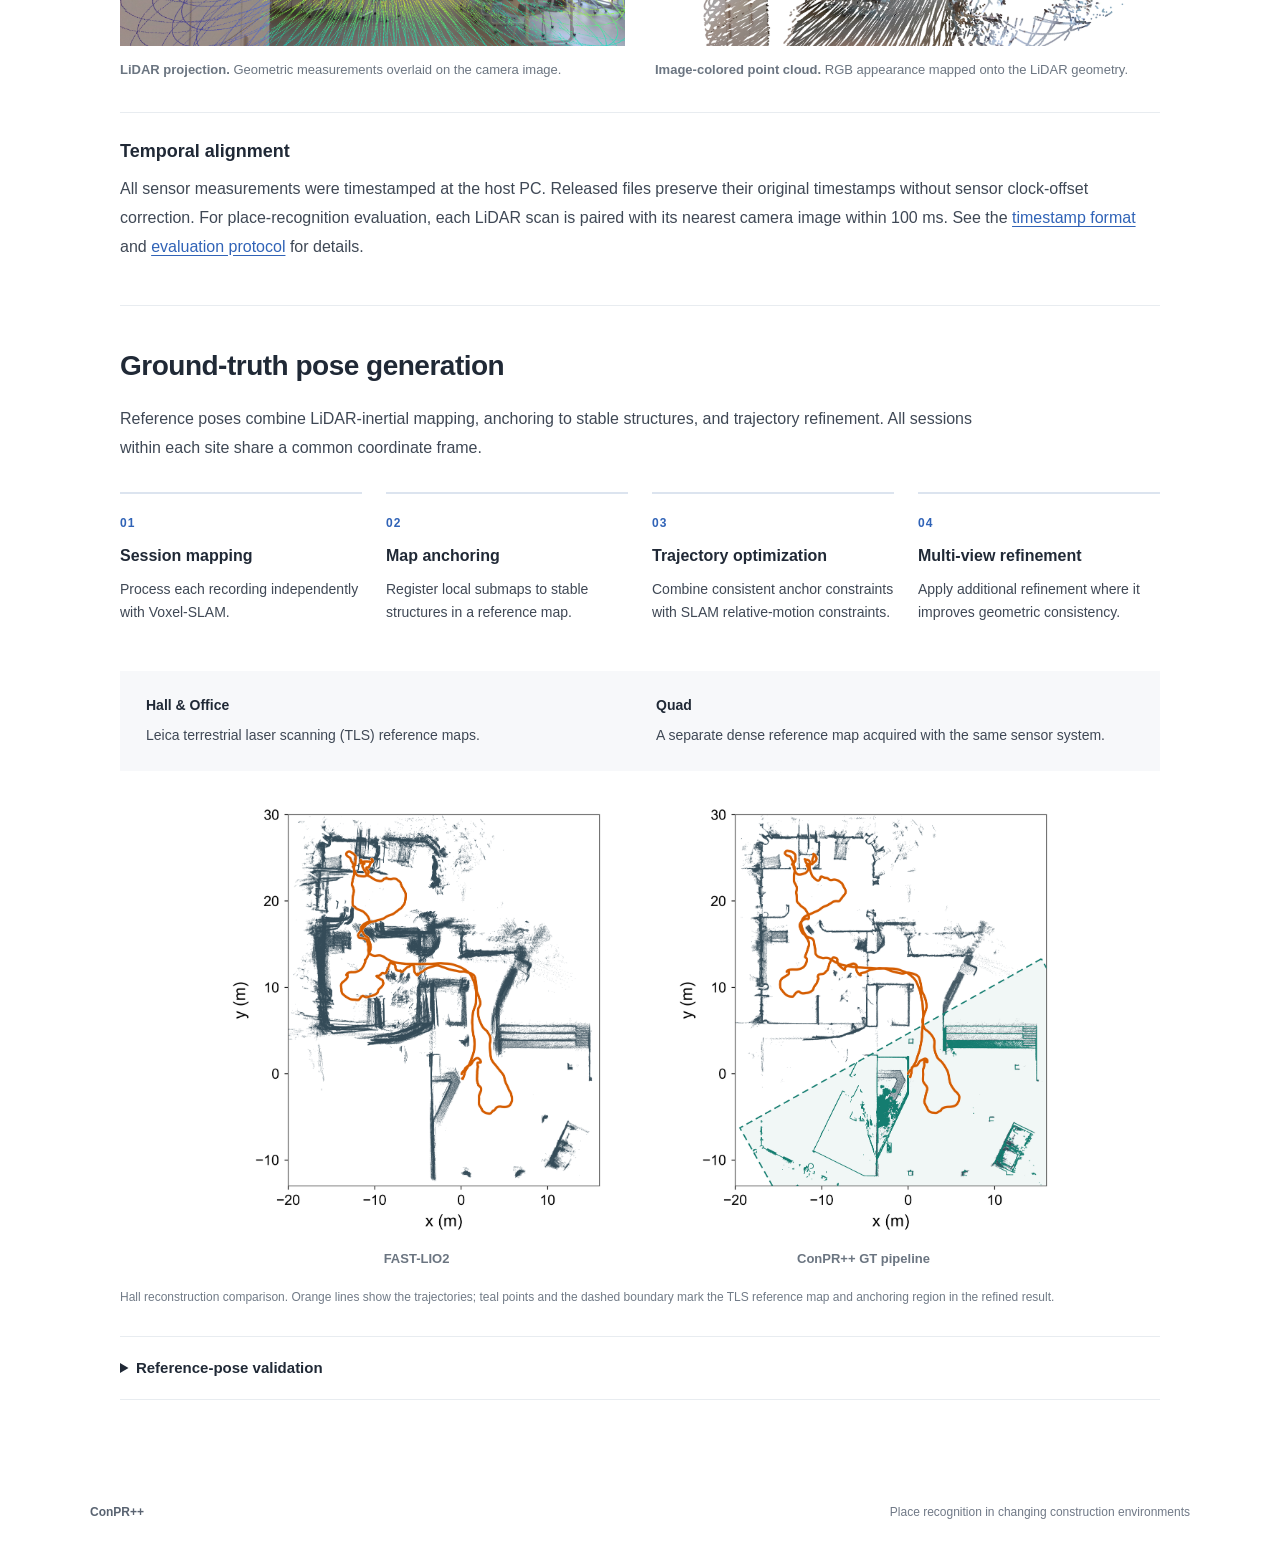
<file: system.html>
<!doctype html>
<html lang="en">
<head>
  <meta charset="utf-8">
  <meta name="viewport" content="width=device-width, initial-scale=1">
  <meta name="description" content="The ConPR++ handheld sensor system: camera, LiDAR, IMU, calibration, and ground-truth pose generation.">
  <meta name="theme-color" content="#ffffff">
  <title>System | ConPR++</title>
  <link rel="icon" href="./assets/favicon.svg" type="image/svg+xml">
  <link rel="stylesheet" href="./assets/site.css?v=5fd6f94d15">
</head>
<body>
<a class="skip-link" href="#main">Skip to content</a>
<header class="site-header">
  <div class="nav-shell">
    <a class="wordmark" href="./index.html" aria-label="ConPR++ home">ConPR<span>++</span></a>
    <nav class="site-nav" aria-label="Main navigation">
      <a href="./index.html">Home</a>
      <a href="./system.html" aria-current="page">System</a>
      <a href="./sequences.html">Sequences</a>
      <a href="./benchmark.html">Benchmark</a>
      <a href="./download.html">Download</a>
      <a href="./citation.html">Citation</a>
    </nav>
  </div>
</header>
<main id="main" class="section-page content-page">
  <header class="page-intro">
    <p class="eyebrow">Acquisition &amp; reference poses</p>
    <h1>The ConPR++ System</h1>
    <p class="page-lead">A handheld camera–LiDAR–IMU system for recording indoor and outdoor construction environments.</p>
    <nav class="page-jumps" aria-label="On this page">
      <a href="#sensors">Sensor configuration</a><a href="#calibration">Calibration</a><a href="#ground-truth">Ground-truth poses</a>
    </nav>
  </header>

  <section id="sensors" class="content-section" aria-labelledby="sensors-title">
    <div class="split-section">
      <div>
        <h2 id="sensors-title">Sensor configuration</h2>
        <p>The handheld platform combines a monocular RGB camera, a <strong>Livox Mid-70 solid-state LiDAR</strong>, an IMU, and a host PC. The LiDAR has a <strong>70.4° circular field of view</strong>. The portable platform enables data collection along indoor corridors, outdoor paths, and stairs near active construction sites.</p>
        <p>The IMU supports LiDAR-inertial odometry. The camera and LiDAR capture the appearance and geometry of the same evolving environments.</p>
      </div>
      <figure class="content-figure rig-figure">
        <a href="./assets/images/system/sensor-rig.png" target="_blank" rel="noopener" aria-label="Enlarge the sensor configuration image">
          <img src="./assets/images/system/sensor-rig.png" width="1800" height="718" alt="Handheld system with labeled Livox Mid-70 LiDAR, RGB camera, IMU, and host PC, alongside a view of the system held by an operator.">
        </a>
        <figcaption>The sensor arrangement and handheld acquisition platform.</figcaption>
      </figure>
    </div>
    <div class="table-wrap" role="region" aria-label="Sensor specifications" tabindex="0">
      <table class="data-table sensor-table">
        <caption>Sensor specifications</caption>
        <thead><tr><th scope="col">Sensor</th><th scope="col">Model</th><th scope="col">Measurements</th><th scope="col">Rate</th></tr></thead>
        <tbody>
          <tr>
            <th scope="row">Camera</th>
            <td><a class="inline-link" href="https://www.intel.com/content/www/us/en/products/sku/190004/intel-realsense-depth-camera-d435i/specifications.html" target="_blank" rel="noopener noreferrer">RealSense D435i</a></td>
            <td><span class="cell-line">RGB · 1280 × 720 <span class="cell-note">Hall &amp; Quad</span></span><span class="cell-line">RGB · 640 × 480 <span class="cell-note">Office</span></span></td>
            <td><span class="cell-line">10 Hz</span><span class="cell-line">30 Hz</span></td>
          </tr>
          <tr><th scope="row">LiDAR</th><td><a class="inline-link" href="https://www.livoxtech.com/mid-70/specs" target="_blank" rel="noopener noreferrer">Livox Mid-70</a></td><td><span class="cell-line">Solid-state 3D LiDAR</span><span class="cell-line">70.4° circular FOV</span></td><td>10 Hz</td></tr>
          <tr><th scope="row">IMU</th><td><a class="inline-link" href="https://www.hbkworld.com/en/products/transducers/inertial-sensors/attitude-and-heading/3dm-gx5-ahrs" target="_blank" rel="noopener noreferrer">3DM-GX5-AHRS</a></td><td>Attitude, angular velocity &amp; linear acceleration</td><td>250 Hz</td></tr>
        </tbody>
      </table>
    </div>
  </section>

  <section id="calibration" class="content-section" aria-labelledby="calibration-title">
    <h2 id="calibration-title">Sensor calibration</h2>
    <section class="spatial-calibration" aria-labelledby="spatial-title">
        <h3 id="spatial-title">Spatial calibration</h3>
        <p>Calibration was performed separately for Office and for the later Hall and Quad recordings. RGB camera intrinsics were estimated using a checkerboard, with mean reprojection errors of <strong>0.22 pixels for Office</strong> and <strong>0.32 pixels for Hall and Quad</strong>.</p>
        <p>Extrinsic calibration was based on <a class="inline-link" href="https://github.com/hku-mars/LiDAR_IMU_Init" target="_blank" rel="noopener noreferrer">LI-Init</a> and <a class="inline-link" href="https://github.com/ethz-asl/kalibr" target="_blank" rel="noopener noreferrer">Kalibr</a>.</p>
        <p>Both examples below qualitatively verify the camera–LiDAR extrinsics used for Hall and Quad.</p>
    <div class="figure-pair calibration-pair">
      <figure class="content-figure">
        <a href="./assets/images/system/camera-overlay.png" target="_blank" rel="noopener" aria-label="Enlarge the LiDAR projection example"><img src="./assets/images/system/camera-overlay.png" width="1500" height="633" loading="lazy" alt="LiDAR points projected onto a camera image of the Hall interior."></a>
        <figcaption><strong>LiDAR projection.</strong> Geometric measurements overlaid on the camera image.</figcaption>
      </figure>
      <figure class="content-figure">
        <a href="./assets/images/system/colored-pointcloud.png" target="_blank" rel="noopener" aria-label="Enlarge the image-colored point cloud"><img src="./assets/images/system/colored-pointcloud.png" width="1500" height="633" loading="lazy" alt="Hall point cloud colored using the aligned RGB image."></a>
        <figcaption><strong>Image-colored point cloud.</strong> RGB appearance mapped onto the LiDAR geometry.</figcaption>
      </figure>
    </div>
    </section>
    <section class="temporal-calibration" aria-labelledby="temporal-title">
      <h3 id="temporal-title">Temporal alignment</h3>
      <p>All sensor measurements were timestamped at the host PC. Released files preserve their original timestamps without sensor clock-offset correction. For place-recognition evaluation, each LiDAR scan is paired with its nearest camera image within 100 ms. See the <a class="inline-link" href="./download.html#timestamps">timestamp format</a> and <a class="inline-link" href="./benchmark.html#protocol">evaluation protocol</a> for details.</p>
    </section>
  </section>

  <section id="ground-truth" class="content-section" aria-labelledby="gt-title">
    <h2 id="gt-title">Ground-truth pose generation</h2>
    <p class="section-lead">Reference poses combine LiDAR-inertial mapping, anchoring to stable structures, and trajectory refinement. All sessions within each site share a common coordinate frame.</p>
    <ol class="process-list">
      <li><span class="step-number">01</span><h3>Session mapping</h3><p>Process each recording independently with Voxel-SLAM.</p></li>
      <li><span class="step-number">02</span><h3>Map anchoring</h3><p>Register local submaps to stable structures in a reference map.</p></li>
      <li><span class="step-number">03</span><h3>Trajectory optimization</h3><p>Combine consistent anchor constraints with SLAM relative-motion constraints.</p></li>
      <li><span class="step-number">04</span><h3>Multi-view refinement</h3><p>Apply additional refinement where it improves geometric consistency.</p></li>
    </ol>
    <div class="reference-sources">
      <p><strong>Hall &amp; Office</strong><span>Leica terrestrial laser scanning (TLS) reference maps.</span></p>
      <p><strong>Quad</strong><span>A separate dense reference map acquired with the same sensor system.</span></p>
    </div>
    <div class="figure-pair gt-pair">
      <figure class="content-figure">
        <a href="./assets/images/system/gt-baseline.png" target="_blank" rel="noopener" aria-label="Enlarge the FAST-LIO2 Hall reconstruction"><img src="./assets/images/system/gt-baseline.png" width="1073" height="1200" loading="lazy" alt="Hall map reconstructed using FAST-LIO2, with an orange trajectory and duplicated wall structures."></a>
        <figcaption><strong>FAST-LIO2</strong></figcaption>
      </figure>
      <figure class="content-figure">
        <a href="./assets/images/system/gt-refined.png" target="_blank" rel="noopener" aria-label="Enlarge the refined Hall reconstruction"><img src="./assets/images/system/gt-refined.png" width="1073" height="1200" loading="lazy" alt="Hall map from the ground-truth pose pipeline, showing sharper walls, an orange trajectory, and the TLS anchoring region in teal."></a>
        <figcaption><strong>ConPR++ GT pipeline</strong></figcaption>
      </figure>
    </div>
    <p class="figure-note">Hall reconstruction comparison. Orange lines show the trajectories; teal points and the dashed boundary mark the TLS reference map and anchoring region in the refined result.</p>
    <details id="reference-validation" class="technical-details">
      <summary>Reference-pose validation</summary>
      <p>External tracking was infeasible at the active construction sites, so the optimized trajectories serve as reference poses. Validation against held-out stable surfaces yields a median point-to-plane residual below 3 cm at every site. This is a geometric consistency measure against reference surfaces, rather than an independently measured absolute pose error.</p>
      <div class="table-wrap" role="region" aria-label="Geometric consistency on held-out surfaces" tabindex="0">
        <table class="data-table validation-table">
          <caption>Geometric consistency on held-out surfaces across the three sites.</caption>
          <thead><tr><th scope="col">Site</th><th scope="col">Method</th><th scope="col" class="numeric">Residual ↓ (mm)</th><th scope="col" class="numeric">Coverage ↑ (%)</th></tr></thead>
          <tbody>
            <tr><th scope="rowgroup" rowspan="2">Hall</th><th scope="row">FAST-LIO2</th><td class="numeric">34.15</td><td class="numeric">70.14</td></tr>
            <tr class="ours-row"><th scope="row">Ours</th><td class="numeric">19.94</td><td class="numeric">75.77</td></tr>
          </tbody>
          <tbody>
            <tr><th scope="rowgroup" rowspan="2">Office</th><th scope="row">FAST-LIO2</th><td class="numeric">29.77</td><td class="numeric">65.92</td></tr>
            <tr class="ours-row"><th scope="row">Ours</th><td class="numeric">29.55</td><td class="numeric">73.64</td></tr>
          </tbody>
          <tbody>
            <tr><th scope="rowgroup" rowspan="2">Quad</th><th scope="row">FAST-LIO2</th><td class="numeric">33.54</td><td class="numeric">52.85</td></tr>
            <tr class="ours-row"><th scope="row">Ours</th><td class="numeric">11.98</td><td class="numeric">56.13</td></tr>
          </tbody>
        </table>
      </div>
      <p><strong>Residual:</strong> the median, across valid frames, of each frame’s median absolute point-to-plane residual on held-out static surfaces. <strong>Coverage:</strong> the fraction of selected evaluation points matched to the reference map within 0.2 m.</p>
    </details>
  </section>
</main>
<footer class="site-footer"><span>ConPR++</span><span>Place recognition in changing construction environments</span></footer>
</body>
</html>
</file>
<file: assets/site.css>
:root {
  color-scheme: light;
  --ink: #202936;
  --body: #3f4855;
  --muted: #707987;
  --accent: #3063b7;
  --line: #e8ecf0;
  --wash: #f7f8fa;
  font-family: Inter, -apple-system, BlinkMacSystemFont, "Segoe UI", sans-serif;
  font-synthesis: none;
  text-rendering: optimizeLegibility;
}
* { box-sizing: border-box; }
html { scroll-padding-top: 100px; }
body { margin: 0; color: var(--body); background: #fff; line-height: 1.7; }
a { color: inherit; text-decoration: none; }
button { font: inherit; }
a, button { -webkit-tap-highlight-color: transparent; }
a:focus-visible, button:focus-visible { outline: 3px solid var(--accent); outline-offset: 5px; }
.skip-link { position: fixed; z-index: 10; top: 8px; left: 12px; padding: 8px 14px; background: var(--ink); color: white; transform: translateY(-160%); border-radius: 4px; }
.skip-link:focus { transform: none; }
.site-header { position: sticky; top: 0; z-index: 5; background: #fff; border-bottom: 1px solid var(--line); }
.nav-shell { max-width: 1160px; margin: auto; padding: 0 30px; display: flex; align-items: center; justify-content: space-between; gap: 36px; }
.wordmark { flex-shrink: 0; font-size: 21px; font-weight: 750; letter-spacing: -.7px; color: var(--ink); }
.wordmark span { color: var(--accent); }
.site-nav { display: flex; align-items: stretch; gap: 28px; min-width: 0; }
.site-nav a { display: flex; align-items: center; min-height: 66px; position: relative; white-space: nowrap; font-size: 14px; font-weight: 550; color: #586170; }
.site-nav a:hover, .site-nav a[aria-current="page"] { color: var(--accent); }
.site-nav a[aria-current="page"]::after { content: ""; position: absolute; height: 2px; bottom: -1px; left: 0; right: 0; background: var(--accent); }
.hero { padding: 62px 28px 58px; text-align: center; }
h1, h2 { color: var(--ink); }
.hero h1 { max-width: 1050px; margin: 0 auto; font-size: clamp(30px, 3.65vw, 46px); line-height: 1.16; font-weight: 750; letter-spacing: -1.3px; text-wrap: balance; }
.project-name { white-space: nowrap; }
.resource-links { display: flex; flex-wrap: wrap; justify-content: center; gap: 12px; margin-top: 34px; }
.resource-button { display: inline-flex; align-items: center; justify-content: center; gap: 8px; min-height: 42px; padding: 8px 18px; border: 1px solid var(--ink); border-radius: 9px; background: var(--ink); color: #fff; font-size: 15px; font-weight: 600; line-height: 1.4; box-shadow: 0 2px 4px #20293616; transition: background .15s ease, transform .15s ease; }
.resource-button svg { width: 17px; height: 17px; flex-shrink: 0; }
a.resource-button:hover { background: #354359; border-color: #354359; transform: translateY(-1px); }
.resource-button:disabled { background: #eef0f3; border-color: #e4e8ed; color: #7b8491; box-shadow: none; cursor: not-allowed; }
.teaser { max-width: 1008px; margin: 0 auto; padding: 0 28px 60px; }
.teaser-link { display: block; }
.teaser img { display: block; width: 100%; height: auto; }
.teaser figcaption { max-width: 890px; margin: 22px auto 0; text-align: center; font-size: 16px; line-height: 1.7; color: #586170; }
sub { font-size: .7em; line-height: 0; }
.abstract-section { background: var(--wash); padding: 54px 28px 62px; border-top: 1px solid #f0f2f4; }
.reading-width { max-width: 900px; margin: 0 auto; }
h2 { font-size: 30px; line-height: 1.3; letter-spacing: -.5px; font-weight: 700; margin: 0 0 28px; text-align: center; }
.abstract-section p { font-size: 17px; line-height: 1.9; margin: 0; text-align: justify; }
.site-footer { max-width: 1160px; margin: 0 auto; padding: 30px; display: flex; justify-content: space-between; gap: 18px; color: var(--muted); font-size: 12px; }
.site-footer span:first-child { color: #596371; font-weight: 650; }
.section-page { max-width: 1100px; min-height: calc(100vh - 151px); margin: 0 auto; padding: 72px 30px 110px; }
.section-page h1 { font-size: clamp(32px, 4vw, 42px); letter-spacing: -1px; font-weight: 720; line-height: 1.2; margin: 0; }
.section-rule { width: 44px; height: 3px; border: 0; background: var(--accent); margin: 24px 0 30px; }
.release-note { max-width: 680px; color: #637080; font-size: 17px; margin: 0; }
@media (max-width: 920px) {
  .nav-shell { gap: 24px; padding: 0 24px; }
  .site-nav { gap: 20px; overflow-x: auto; scrollbar-width: thin; }
  .site-nav a { font-size: 13px; }
  .hero { padding-top: 48px; }
}
@media (max-width: 700px) {
  html { scroll-padding-top: 118px; }
  .nav-shell { padding: 0 20px; flex-wrap: wrap; gap: 0; }
  .wordmark { padding-top: 12px; line-height: 30px; font-size: 20px; }
  .site-nav { width: 100%; gap: 25px; }
  .site-nav a { min-height: 47px; font-size: 13px; }
  .site-nav a[aria-current="page"]::after { bottom: 0; }
  .hero { padding: 38px 20px 40px; }
  .hero h1 { font-size: clamp(28px, 5.7vw, 38px); letter-spacing: -.65px; line-height: 1.22; }
  .resource-links { margin-top: 26px; gap: 9px; }
  .resource-button { padding: 9px 15px; min-height: 42px; font-size: 14px; border-radius: 8px; }
  .teaser { padding: 0 18px 38px; }
  .teaser figcaption { font-size: 14px; line-height: 1.7; margin-top: 18px; }
  .abstract-section { padding: 36px 22px 42px; }
  h2 { font-size: 26px; margin-bottom: 22px; }
  .abstract-section p { font-size: 16px; line-height: 1.85; text-align: left; }
  .site-footer { padding: 25px 22px; flex-direction: column; gap: 4px; font-size: 11px; }
  .section-page { padding: 48px 22px 80px; min-height: calc(100vh - 180px); }
}
@media (prefers-reduced-motion: reduce) {
  .resource-button { transition: none; }
}

/* Research content pages */
.content-page { padding-top: 58px; padding-bottom: 72px; }
.page-intro { padding-bottom: 8px; }
.eyebrow { color: var(--accent); text-transform: uppercase; letter-spacing: 1.35px; font-size: 11px; font-weight: 700; margin: 0 0 13px; }
.page-lead { font-size: 19px; line-height: 1.7; max-width: 800px; color: #667180; margin: 20px 0 0; }
.page-jumps { display: flex; flex-wrap: wrap; gap: 12px 28px; margin-top: 26px; }
.page-jumps a { color: var(--accent); font-weight: 600; font-size: 14px; }
.page-jumps a:hover, .back-to-overview:hover { text-decoration: underline; text-underline-offset: 4px; }
.content-section { padding-top: 42px; margin-top: 44px; border-top: 1px solid var(--line); scroll-margin-top: 18px; }
.content-page h2 { text-align: left; font-size: 28px; margin: 0 0 20px; line-height: 1.3; }
.content-page h3 { color: var(--ink); font-weight: 650; font-size: 18px; line-height: 1.5; margin: 0 0 10px; }
.content-section p { font-size: 16px; line-height: 1.8; margin: 0 0 16px; }
.split-section { display: grid; grid-template-columns: .9fr 1.2fr; gap: 48px; align-items: center; }
.content-figure { margin: 0; min-width: 0; }
.content-figure a, .site-overview > a { display: block; cursor: zoom-in; }
.content-figure img { display: block; width: 100%; height: auto; }
.content-figure figcaption { font-size: 13px; color: #6b7581; line-height: 1.65; margin-top: 13px; }
.rig-figure figcaption { text-align: center; }
.table-wrap { width: 100%; overflow-x: auto; margin-top: 28px; border-top: 2px solid #7b8796; border-bottom: 1px solid var(--line); }
.table-wrap:focus-visible { outline: 2px solid var(--accent); outline-offset: 4px; }
.data-table { width: 100%; border-collapse: collapse; text-align: left; font-size: 14px; line-height: 1.65; font-variant-numeric: tabular-nums; }
.data-table caption { position: absolute; width: 1px; height: 1px; margin: -1px; padding: 0; overflow: hidden; clip-path: inset(50%); white-space: nowrap; }
.data-table th, .data-table td { padding: 13px 17px; border-bottom: 1px solid var(--line); vertical-align: middle; }
.data-table thead th { font-size: 12px; font-weight: 650; letter-spacing: .15px; color: #5c6879; background: var(--wash); white-space: nowrap; }
.data-table tbody th { font-weight: 600; color: var(--ink); white-space: nowrap; }
.data-table tbody tr:last-child > * { border-bottom: 0; }
.data-table tbody tr:hover { background: #fafbfd; }
.data-table .numeric { text-align: right; white-space: nowrap; }
.data-table tfoot { background: var(--wash); font-weight: 600; color: var(--ink); }
.data-table tfoot > tr > * { border-top: 1px solid var(--line); border-bottom: 0; }
.sensor-table { min-width: 690px; }
.cell-line { display: block; min-height: 29px; }
.cell-note { font-size: 12px; color: var(--muted); margin-left: 8px; }
.prose-columns { display: grid; grid-template-columns: 1fr 1fr; gap: 46px; }
.figure-pair { display: grid; grid-template-columns: 1fr 1fr; gap: 30px; margin-top: 24px; }
.calibration-pair { align-items: start; }
.inline-link { color: var(--accent); text-decoration: underline; text-underline-offset: 3px; }
.temporal-calibration { border-top: 1px solid var(--line); padding-top: 25px; margin-top: 32px; }
.content-section .temporal-calibration p { margin-bottom: 0; }
.validation-table { min-width: 510px; }
.validation-table caption { position: static; width: auto; height: auto; margin: 0; padding: 15px 17px; overflow: visible; clip-path: none; white-space: normal; text-align: left; color: var(--ink); font-size: 14px; font-weight: 600; }
.validation-table tbody + tbody { border-top: 1px solid var(--line); }
.validation-table .ours-row { background: #f7f9fc; font-weight: 600; }
.content-section .figure-note, .content-section .table-note { font-size: 12px; line-height: 1.75; color: #717b87; margin-top: 18px; }
.section-lead { max-width: 890px; }
.process-list { list-style: none; display: grid; grid-template-columns: repeat(4, 1fr); gap: 24px; margin: 30px 0; padding: 0; }
.process-list li { border-top: 2px solid #dce4ef; padding-top: 14px; }
.step-number { color: var(--accent); font-size: 12px; font-weight: 700; letter-spacing: 1px; }
.process-list h3 { margin-top: 8px; font-size: 16px; }
.process-list p { font-size: 14px; line-height: 1.7; }
.reference-sources { display: grid; grid-template-columns: 1fr 1fr; gap: 32px; padding: 22px 26px; background: var(--wash); }
.reference-sources p { margin: 0; font-size: 14px; }
.reference-sources strong, .reference-sources span { display: block; }
.reference-sources strong { color: var(--ink); margin-bottom: 5px; }
.gt-pair { max-width: 850px; margin: 34px auto 0; gap: 44px; }
.gt-pair img { max-height: 430px; object-fit: contain; }
.gt-pair figcaption { text-align: center; }
.technical-details { border-top: 1px solid var(--line); border-bottom: 1px solid var(--line); padding: 18px 0; margin-top: 28px; }
.technical-details summary { cursor: pointer; font-size: 15px; font-weight: 600; color: var(--ink); }
.technical-details summary:focus-visible { outline: 2px solid var(--accent); outline-offset: 5px; }
.technical-details p { margin: 18px 0 0; font-size: 14px; color: #657080; max-width: 900px; }
.dataset-totals { display: grid; grid-template-columns: repeat(4, 1fr); margin: 34px 0 0; padding: 27px 0 0; border-top: 1px solid var(--line); gap: 24px; }
.dataset-totals > div { display: flex; flex-direction: column; }
.dataset-totals dt { font-size: 12px; color: #78828e; order: 1; margin-top: 4px; }
.dataset-totals dd { margin: 0; color: var(--ink); font-size: 30px; font-weight: 650; line-height: 1.2; letter-spacing: -.6px; font-variant-numeric: tabular-nums; }
.site-overview-grid { display: grid; grid-template-columns: repeat(3, 1fr); gap: 28px; margin-top: 32px; }
.site-overview { min-width: 0; margin: 0; }
.site-overview figcaption { margin: 0 0 18px; font-size: 22px; line-height: 1.4; font-weight: 650; color: var(--ink); }
.site-overview figcaption a:hover { color: var(--accent); }
.site-overview figcaption span { display: block; font-size: 12px; font-weight: 450; color: #7b8591; margin-top: 5px; }
.site-overview img { display: block; width: 100%; object-fit: contain; }
.overview-map { height: 300px; }
.overview-trajectories { height: 190px; margin-top: 24px; }
.content-section .map-date { color: #7b8591; font-size: 11px; text-align: center; margin: 14px 0 0; }
.trajectory-key { display: flex; align-items: center; justify-content: center; flex-wrap: wrap; gap: 12px; margin-top: 25px; font-size: 11px; color: #75808c; }
.gradient-key { width: 120px; height: 3px; background: linear-gradient(90deg,#ef3728,#ffd126,#38bd79,#00b9de,#1450d8); }
.site-heading { display: flex; align-items: center; gap: 16px; margin-bottom: 22px; flex-wrap: wrap; }
.content-page .site-heading h2 { margin: 0; font-size: 32px; }
.environment-tag { font-size: 11px; line-height: 1.4; color: #5b7088; background: #f0f4f8; padding: 4px 9px; border-radius: 4px; }
.back-to-overview { margin-left: auto; color: #758195; font-size: 12px; }
.site-description { display: grid; grid-template-columns: 1.6fr 1fr; gap: 56px; }
.site-description h3 { font-size: 18px; }
.feature-list { font-size: 14px; padding-left: 18px; margin: 16px 0 0; line-height: 1.9; }
.feature-list li::marker { color: #7e9ac0; }
.site-facts { margin: 0; padding-left: 28px; border-left: 1px solid var(--line); font-size: 13px; }
.site-facts > div { margin-bottom: 14px; }
.site-facts dt { color: #7b8592; font-size: 11px; margin-bottom: 2px; }
.site-facts dd { margin: 0; color: #354255; font-weight: 550; font-variant-numeric: tabular-nums; }
.temporal-comparison { margin-top: 32px; }
.session-comparison-grid { display: grid; grid-template-columns: repeat(3, minmax(0, 1fr)); gap: 24px; }
.session-comparison { min-width: 0; }
.session-comparison-heading { display: flex; align-items: baseline; flex-wrap: wrap; gap: 6px 10px; border-top: 2px solid #dce4ed; padding-top: 12px; margin-bottom: 16px; font-variant-numeric: tabular-nums; }
.session-comparison-heading h4 { margin: 0; color: var(--ink); font-size: 17px; font-weight: 650; line-height: 1.5; }
.session-comparison-heading time { font-size: 12px; color: #657080; }
.session-comparison-heading .time-tag { margin-left: auto; }
.session-comparison .content-figure + .content-figure { margin-top: 18px; }
.session-comparison .content-figure figcaption { margin: 0 0 8px; font-size: 11px; font-weight: 550; color: #657080; }
.session-table { min-width: 680px; }
.time-tag { font-size: 11px; color: #6b7685; }
.time-tag.is-night { color: #435f94; background: #edf1f8; border-radius: 3px; padding: 3px 7px; }
@media (max-width: 900px) {
  .split-section { grid-template-columns: 1fr; gap: 24px; }
  .rig-figure { max-width: 700px; margin: 0 auto; }
  .site-description { grid-template-columns: 1.4fr 1fr; gap: 30px; }
  .overview-map { height: 250px; }
  .overview-trajectories { height: 155px; }
  .site-overview-grid { gap: 20px; }
}
@media (max-width: 700px) {
  .content-page { padding-top: 36px; padding-bottom: 44px; }
  .page-lead { font-size: 17px; margin-top: 17px; }
  .eyebrow { font-size: 10px; }
  .page-jumps { gap: 12px 20px; margin-top: 22px; }
  .page-jumps a { font-size: 12px; }
  .content-section { padding-top: 30px; margin-top: 32px; }
  .content-page h2 { font-size: 24px; margin-bottom: 16px; }
  .content-page h3 { font-size: 17px; }
  .content-section p { font-size: 15px; }
  .prose-columns, .figure-pair, .reference-sources, .site-description { grid-template-columns: 1fr; gap: 22px; }
  .figure-pair { margin-top: 20px; }
  .content-figure figcaption { font-size: 12px; }
  .process-list { grid-template-columns: 1fr 1fr; gap: 18px; }
  .process-list h3 { font-size: 15px; }
  .process-list p { font-size: 13px; }
  .reference-sources { padding: 20px; gap: 18px; }
  .reference-sources p { font-size: 13px; }
  .gt-pair { gap: 26px; max-width: 420px; }
  .gt-pair img { max-height: 390px; }
  .dataset-totals { grid-template-columns: 1fr 1fr; gap: 24px 20px; }
  .dataset-totals dd { font-size: 28px; }
  .dataset-totals dt { font-size: 11px; }
  .site-overview-grid { grid-template-columns: 1fr; gap: 34px; }
  .site-overview { max-width: 420px; width: 100%; margin: 0 auto; }
  .site-overview figcaption { text-align: center; font-size: 22px; }
  .overview-map { height: 300px; }
  .overview-trajectories { height: 190px; margin-top: 16px; }
  .site-heading { gap: 12px; }
  .content-page .site-heading h2 { font-size: 28px; }
  .back-to-overview { font-size: 10px; }
  .site-facts { padding: 18px 0 0; border-left: 0; border-top: 1px solid var(--line); display: grid; grid-template-columns: 1fr 1fr; gap: 16px; }
  .site-facts > div { margin-bottom: 0; }
  .site-facts > div:first-child { grid-column: 1 / -1; }
  .session-comparison-grid { grid-template-columns: 1fr; gap: 30px; }
  .session-comparison { max-width: 528px; width: 100%; margin: 0 auto; }
  .data-table th, .data-table td { padding: 11px 13px; }
  .table-wrap { margin-top: 24px; }
  .content-section .figure-note, .content-section .table-note { font-size: 11px; }
}


/* Data format and benchmark documentation */
[hidden] { display: none !important; }
code, pre { font-family: "Cascadia Code", Consolas, "Liberation Mono", monospace; }
p code, dd code, .file-label, .data-table code { font-size: .88em; overflow-wrap: anywhere; }
p code, dd code { color: #354962; background: var(--wash); padding: 2px 4px; border-radius: 3px; }
.format-layout { display: grid; grid-template-columns: 1.1fr 1fr; gap: 38px; align-items: start; margin-top: 22px; }
.format-layout > *, .prose-columns > *, .analysis-pair > * { min-width: 0; }
.code-block { background: var(--wash); border: 1px solid var(--line); padding: 21px 24px; margin: 18px 0 24px; overflow-x: auto; max-width: 100%; font-size: 13px; line-height: 1.85; color: #34465d; tab-size: 4; }
.directory-tree { margin-top: 0; }
.format-layout h3:not(:first-child) { margin-top: 24px; }
.field-definitions { margin: 0; font-size: 14px; }
.field-definitions > div { padding: 14px 0; border-bottom: 1px solid var(--line); }
.field-definitions dt { color: var(--ink); font-weight: 600; }
.field-definitions dd { margin: 6px 0 0; }
.compact-definitions { margin: 6px 0 24px; }
.compact-definitions > div { display: grid; grid-template-columns: 165px 1fr; gap: 18px; }
.compact-definitions dd { margin: 0; }
.content-section .format-callout { border-left: 3px solid #b5c8e3; background: #f7f9fc; padding: 17px 22px; margin: 26px 0; font-size: 14px; }
.format-callout strong { color: var(--ink); }
.format-subsection + .format-subsection { border-top: 1px solid var(--line); margin-top: 38px; padding-top: 34px; }
.subsection-heading { display: flex; flex-wrap: wrap; align-items: baseline; gap: 8px 22px; margin-bottom: 14px; }
.subsection-heading h3 { margin: 0; }
.file-label { color: var(--muted); font-size: 12px; }
.schema-table { min-width: 570px; }
.formula-line { background: var(--wash); text-align: center; padding: 20px 24px; margin: 22px 0; overflow-x: auto; font-size: 17px; color: var(--ink); }
.formula-line code { font-size: 13px; white-space: nowrap; }
.content-page .spaced-heading { margin-top: 32px; }
.transform-list { margin-top: 24px; }
.transform-list > div { padding: 16px 0; border-bottom: 1px solid var(--line); min-width: 0; }
.transform-list span { display: block; font-size: 12px; color: var(--muted); margin-bottom: 6px; }
.transform-list code { display: block; font-size: 13px; overflow-x: auto; white-space: nowrap; padding-bottom: 3px; }
.session-id-grid { display: grid; grid-template-columns: repeat(3, 1fr); gap: 28px; margin-top: 24px; align-items: start; }
.session-id-grid h3 { font-size: 16px; }
.session-id-grid .table-wrap { margin-top: 12px; }
.session-id-grid th, .session-id-grid td { padding: 8px 12px; }
.benchmark-totals { grid-template-columns: repeat(3, 1fr); }
.protocol-sites, .change-explainer { display: grid; grid-template-columns: repeat(3, 1fr); gap: 30px; margin-top: 28px; }
.protocol-sites > div { border-left: 2px solid #dce4ef; padding-left: 20px; }
.protocol-sites p { font-size: 13px; margin: 5px 0 0; }
.protocol-sites .pair-direction { font-size: 23px; color: var(--ink); font-variant-numeric: tabular-nums; }
.pair-direction span { color: #8a9bb1; padding: 0 5px; }
.configuration-table { min-width: 850px; }
.configuration-table th, .configuration-table td { padding: 8px 10px; }
.configuration-table td { font-size: 12px; }
.positive-rule { display: grid; grid-template-columns: 1fr auto 1fr; align-items: center; gap: 30px; background: var(--wash); padding: 26px 32px; margin: 24px 0; }
.positive-rule > div { display: flex; flex-direction: column; gap: 6px; }
.positive-rule .rule-label { font-size: 13px; margin-bottom: 6px; color: #667180; }
.positive-rule strong { font-size: 22px; color: var(--ink); line-height: 1.5; font-weight: 650; }
.positive-rule small { font-size: 13px; font-weight: 450; margin-left: 8px; }
.positive-rule span { font-size: 12px; }
.rule-operator { color: var(--accent); font-weight: 700; letter-spacing: 1px; }
.metric-definitions { margin: 28px 0 0; }
.metric-definitions > div { display: grid; grid-template-columns: 180px 1fr; gap: 30px; padding: 20px 0; border-bottom: 1px solid var(--line); }
.metric-definitions dt { color: var(--ink); font-size: 16px; font-weight: 650; }
.metric-definitions dt span { display: block; color: var(--muted); font-size: 12px; font-weight: 450; margin-top: 4px; }
.metric-definitions dd { margin: 0; font-size: 14px; }
.result-controls { display: grid; grid-template-columns: 1fr 1fr 1.25fr; gap: 18px; padding: 20px 24px; background: var(--wash); margin-top: 28px; }
.result-controls label, .figure-controls label { display: flex; flex-direction: column; gap: 6px; font-size: 12px; font-weight: 600; color: #5f6d80; }
.result-controls select, .figure-controls select { min-height: 43px; border: 1px solid #d5dde7; border-radius: 4px; background: #fff; padding: 8px 32px 8px 12px; color: var(--ink); font: inherit; font-size: 14px; cursor: pointer; width: 100%; }
select:focus-visible { outline: 2px solid var(--accent); outline-offset: 3px; }
.content-section .result-status { margin: 20px 0 0; font-size: 14px; font-weight: 600; color: var(--ink); }
.result-table-wrap { margin-top: 14px; }
.content-section .table-scroll-hint { display: none; font-size: 12px; color: var(--muted); margin: 8px 0 0; }
.result-table { min-width: 660px; }
.result-table th, .result-table td { padding: 8px 10px; }
.result-table .change-score { color: var(--muted); }
.result-table strong { color: #1e456d; font-weight: 750; }
.runner-up { text-decoration: underline; text-underline-offset: 3px; }
.full-result-group { margin-top: 28px; }
.full-result-group h3 { font-size: 16px; }
.full-result-group .table-wrap { margin-top: 12px; }
.full-results-table { min-width: 760px; font-size: 12px; }
.full-results-table th, .full-results-table td { padding: 9px 12px; }
.figure-controls { max-width: 230px; margin: 24px 0; }
.switchable-figures .content-figure { max-width: 700px; margin: 24px auto 0; }
.switchable-figures figcaption { text-align: center; }
.analysis-pair { align-items: start; gap: 44px; }
.analysis-pair img { height: 350px; object-fit: contain; }
.analysis-copy { margin-top: 28px; }
.matches-figure { margin-top: 30px; }
.change-explainer > div { border-top: 2px solid #dce4ef; padding-top: 14px; }
.change-explainer h3 { margin-top: 8px; font-size: 17px; }
.change-explainer p { font-size: 14px; }
.correlation-table { min-width: 600px; }
@media (max-width: 700px) {
  .format-layout { grid-template-columns: 1fr; gap: 20px; }
  .code-block { font-size: 11px; padding: 16px; }
  .session-id-grid { grid-template-columns: 1fr; gap: 22px; }
  .compact-definitions > div { grid-template-columns: 1fr; gap: 5px; }
  .protocol-sites { gap: 18px; grid-template-columns: 1fr; }
  .protocol-sites > div { display: grid; grid-template-columns: 85px 1fr; gap: 0 14px; align-items: baseline; }
  .protocol-sites h3 { grid-row: span 2; }
  .protocol-sites .pair-direction { font-size: 21px; margin: 0; }
  .benchmark-totals { grid-template-columns: repeat(3, 1fr); gap: 16px; }
  .positive-rule { grid-template-columns: 1fr; gap: 14px; padding: 22px; }
  .positive-rule strong { font-size: 20px; }
  .metric-definitions > div { grid-template-columns: 1fr; gap: 7px; }
  .metric-definitions dt span { display: inline; margin-left: 8px; }
  .result-controls { grid-template-columns: 1fr 1fr; padding: 16px; gap: 14px; }
  .result-controls label:last-child { grid-column: 1 / -1; }
  .result-table th, .result-table td { padding: 8px 10px; }
  .content-section .table-scroll-hint { display: block; }
  .formula-line { font-size: 15px; padding: 16px; }
  .change-explainer { grid-template-columns: 1fr; gap: 16px; }
  .analysis-pair img { height: auto; max-height: 350px; }
}

/* Concise dataset overview and paper-style benchmark results */
.visually-hidden { position: absolute; width: 1px; height: 1px; margin: -1px; padding: 0; overflow: hidden; clip-path: inset(50%); white-space: nowrap; }
.format-tree-figure { max-width: 850px; margin: 32px auto; }
.content-section .format-overview-intro { margin: 28px 0; font-size: 15px; }
.format-summary { display: grid; grid-template-columns: 1fr 1fr; column-gap: 42px; margin: 0; }
.format-summary > div { border-top: 1px solid var(--line); padding: 18px 0; scroll-margin-top: 118px; }
.format-summary dt { font-size: 17px; font-weight: 650; color: var(--ink); }
.format-summary dt span { margin-left: 10px; color: var(--accent); font-size: 11px; font-weight: 600; letter-spacing: .6px; }
.format-summary dd { margin: 6px 0 0; font-size: 14px; line-height: 1.75; }
.protocol-block { margin-top: 36px; }
.tcr-definition-figure { width: 90%; max-width: 740px; margin: 24px auto 0; }
.baseline-details summary h3 { display: inline; margin: 0; font: inherit; }
.content-section .result-legend { display: flex; flex-wrap: wrap; gap: 4px 22px; margin: 10px 0 0; font-size: 12px; color: var(--muted); }
.content-page .results-subtitle { margin-top: 28px; }
.full-results-details { margin-top: 20px; padding: 14px 0; }
.paper-result-group { margin: 24px 0 8px; }
.paper-result-group h3 { font-size: 16px; }
.paper-result-group .table-wrap { margin-top: 12px; }
.paper-results-table { min-width: 1180px; font-size: 12px; line-height: 1.45; }
.paper-results-table th, .paper-results-table td { padding: 5px 8px; }
.paper-results-table thead th { font-size: 11px; }
.paper-results-table thead th[rowspan] { vertical-align: middle; }
.paper-results-table .method-group { text-align: center; border-left: 1px solid #dce2e9; }
.paper-results-table .metric-group-end { border-right: 1px solid #dce2e9; }
.paper-results-table tr > :last-child { border-right: 0; }
.paper-results-table tbody + tbody { border-top: 1px solid #b5bfcb; }
.paper-results-table tbody th[scope="rowgroup"] { color: var(--accent); background: #fafbfd; }
.paper-results-table strong { color: #1e456d; font-weight: 750; }
.benchmark-plot-pair { display: grid; grid-template-columns: minmax(0, 1fr) minmax(0, 1fr); gap: 30px; margin-top: 32px; }
.benchmark-plot-pair h3 { display: flex; flex-wrap: wrap; align-items: baseline; column-gap: 10px; margin-bottom: 16px; }
.benchmark-plot-pair .figure-site { font-size: 12px; font-weight: 500; color: var(--muted); }
.download-action { margin-top: 26px; }
@media (max-width: 700px) {
  .format-tree-figure { margin: 24px auto; }
  .format-summary, .benchmark-plot-pair { grid-template-columns: 1fr; }
  .format-summary > div { padding: 15px 0; }
  .protocol-block { margin-top: 28px; }
  .benchmark-plot-pair { gap: 28px; }
}
</file>
